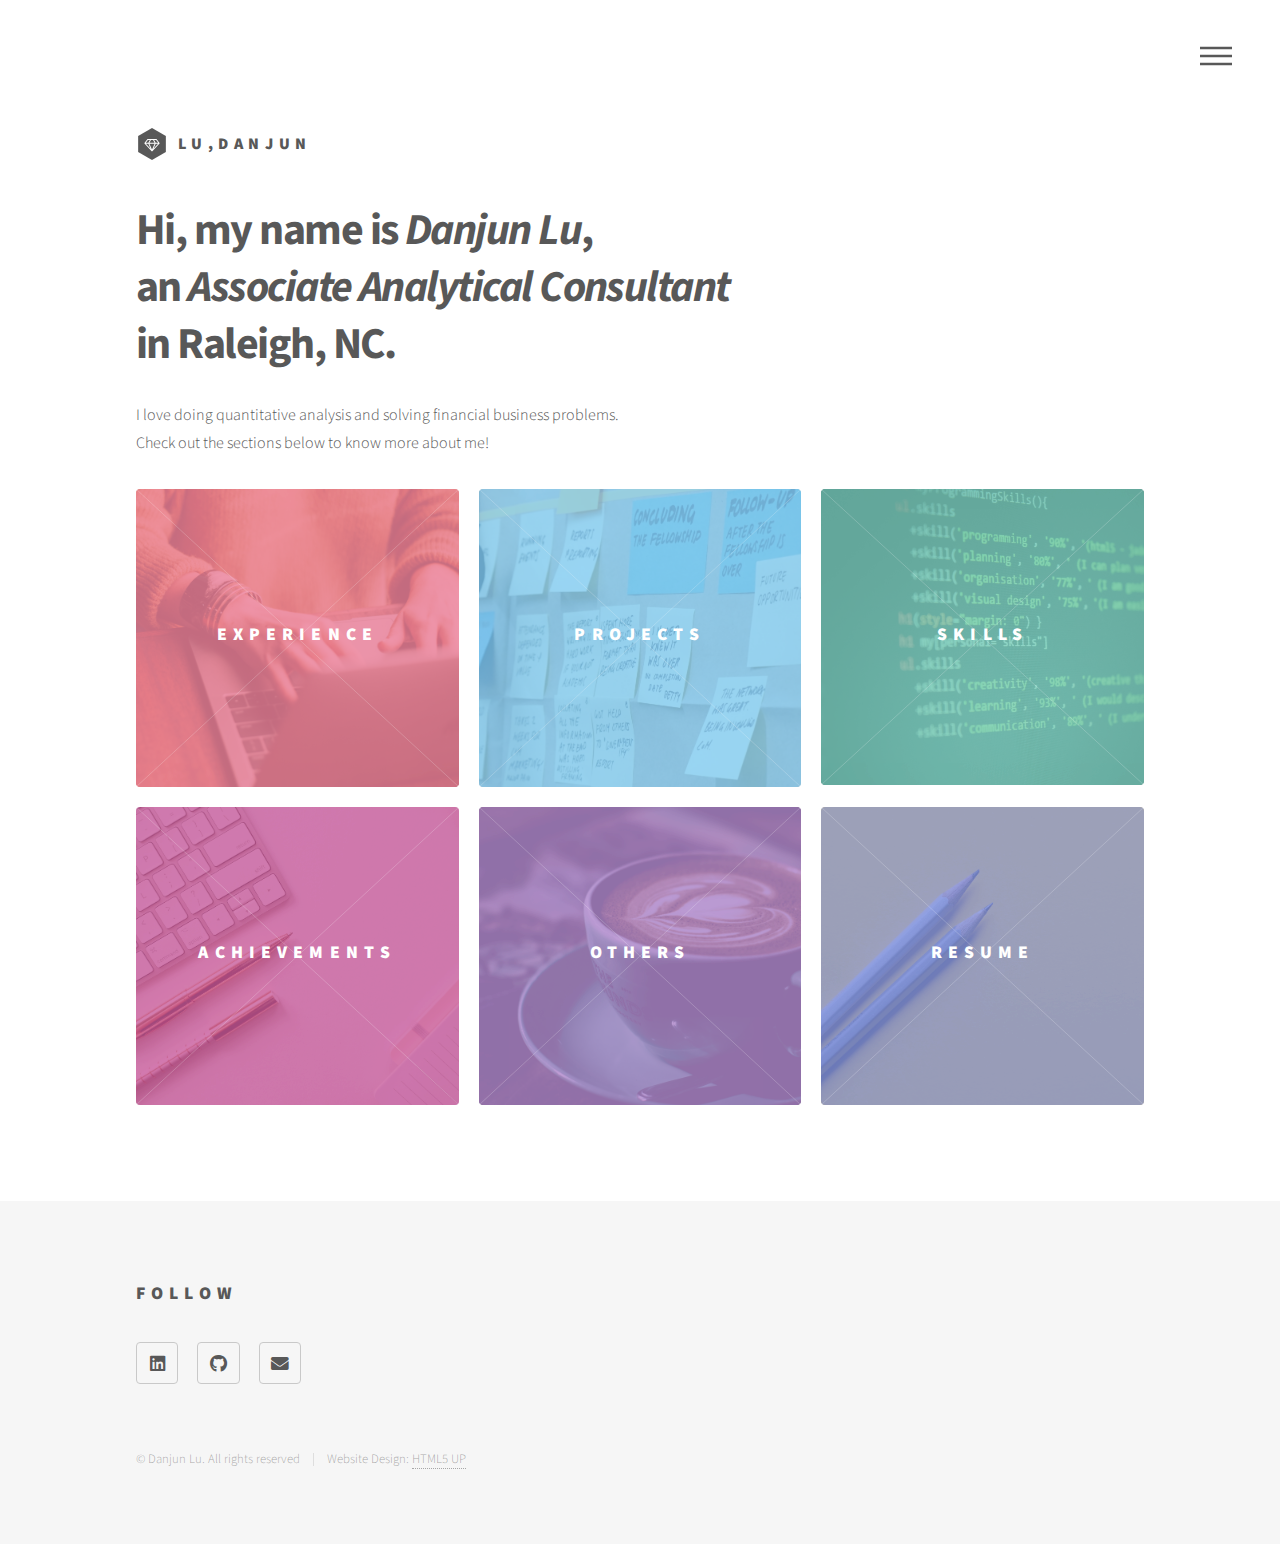
<file: index.html>
<!DOCTYPE HTML>
<!--
	Phantom by HTML5 UP
	html5up.net | @ajlkn
	Free for personal and commercial use under the CCA 3.0 license (html5up.net/license)
-->
<html>
	<head>
		<title>Dj's site</title>
		<meta charset="utf-8" />
		<meta name="viewport" content="width=device-width, initial-scale=1, user-scalable=no" />
		<link rel="stylesheet" href="assets/css/main.css" />
		<noscript><link rel="stylesheet" href="assets/css/noscript.css" /></noscript>
	</head>
	<body class="is-preload">
		<!-- Wrapper -->
			<div id="wrapper">

				<!-- Header -->
					<header id="header">
						<div class="inner">

							<!-- Logo -->
								<a href="index.html" class="logo">
									<span class="symbol"><img src="images/logo.svg" alt="" /></span><span class="title">Lu,Danjun</span>
								</a>

							<!-- Nav -->
								<nav>
									<ul>
										<li><a href="#menu">Menu</a></li>
									</ul>
								</nav>

						</div>
					</header>

				<!-- Menu -->
					<nav id="menu">
						<h2>Menu</h2>
						<ul>
							<li><a href="index.html">Home</a></li>
							<li><a href="AboutMe.html">Experience</a></li>
							<li><a href="projects.html">Projects</a></li>
							<li><a href="skill.html">Skills</a></li>
							<li><a href="achievements.html">Achievements</a></li>
							<li><a href="design.html">Others</a></li>
							<li><a href="resume.html">Resume</a></li>
						</ul>
					</nav>

				<!-- Main -->
					<div id="main">
						<div class="inner">
							<header>
								<h1>Hi, my name is <em>Danjun Lu</em>, <br /> an <em>Associate Analytical Consultant</em> <br /> in Raleigh, NC. </h1>
								<p>I love doing quantitative analysis and solving financial business problems.<br />Check out the sections below to know more about me!
								</p>
							</header>
							<section class="tiles">
								<article class="style1">
									<span class="image">
										<img src="images/pic01.jpg" alt="" />
									</span>
									<a href="AboutMe.html">
										<h2>Experience</h2>
										<div class="content">
											<p>The type of work I do.</p>
										</div>
									</a>
								</article>
								<article class="style2">
									<span class="image">
										<img src="images/pic02.jpg" alt="" />
									</span>
									<a href="projects.html">
										<h2>Projects</h2>
										<div class="content">
											<p>Research and academic Projects.</p>
										</div>
									</a>
								</article>
								<article class="style3">
									<span class="image">
										<img src="images/pic03.jpg" alt="" />
									</span>
									<a href="skill.html">
										<h2>Skills</h2>
										<div class="content">
											<p>Experienced skills.</p>
										</div>
									</a>
								</article>
								<article class="style4">
									<span class="image">
										<img src="images/pic04.jpg" alt="" />
									</span>
									<a href="achievements.html">
										<h2>Achievements</h2>
										<div class="content">
											<p>Honors & Awards.</p>
										</div>
									</a>
								</article>
								<article class="style5">
									<span class="image">
										<img src="images/pic05.jpg" alt="" />
									</span>
									<a href="design.html">
										<h2>Others</h2>
										<div class="content">
											<p>Extracurricular Activities.</p>
										</div>
									</a>
								</article>
								<article class="style6">
									<span class="image">
										<img src="images/pic06.jpg" alt="" />
									</span>
									<a href="DanjunLu_Resume.pdf">
										<h2>Resume</h2>
										<div class="content">
											<p>Get my resume here.</p>
										</div>
									</a>
								</article>
							</section>
						</div>
					</div>

				<!-- Footer -->
					<footer id="footer">
						<div class="inner">
							<section>
								<h2>Follow</h2>
								<ul class="icons">
									<li><a href="https://www.linkedin.com/in/danjunlu/" class="icon brands style2 fa-linkedin"><span class="label">Linkedin</span></a></li>
									<li><a href="https://github.com/danjunlu1720" class="icon brands style2 fa-github"><span class="label">GitHub</span></a></li>
									<li><a href="mailto:danjunlu1720@gmail.com" class="icon solid style2 fa-envelope"><span class="label">Email</span></a></li>
									
								</ul>
							</section>
							<ul class="copyright">
								<li>&copy; Danjun Lu. All rights reserved</li><li>Website Design: <a href="http://html5up.net">HTML5 UP</a></li>
							</ul>
						</div>
					</footer>

			</div>

		<!-- Scripts -->
			<script src="assets/js/jquery.min.js"></script>
			<script src="assets/js/browser.min.js"></script>
			<script src="assets/js/breakpoints.min.js"></script>
			<script src="assets/js/util.js"></script>
			<script src="assets/js/main.js"></script>

	</body>
</html>
</file>
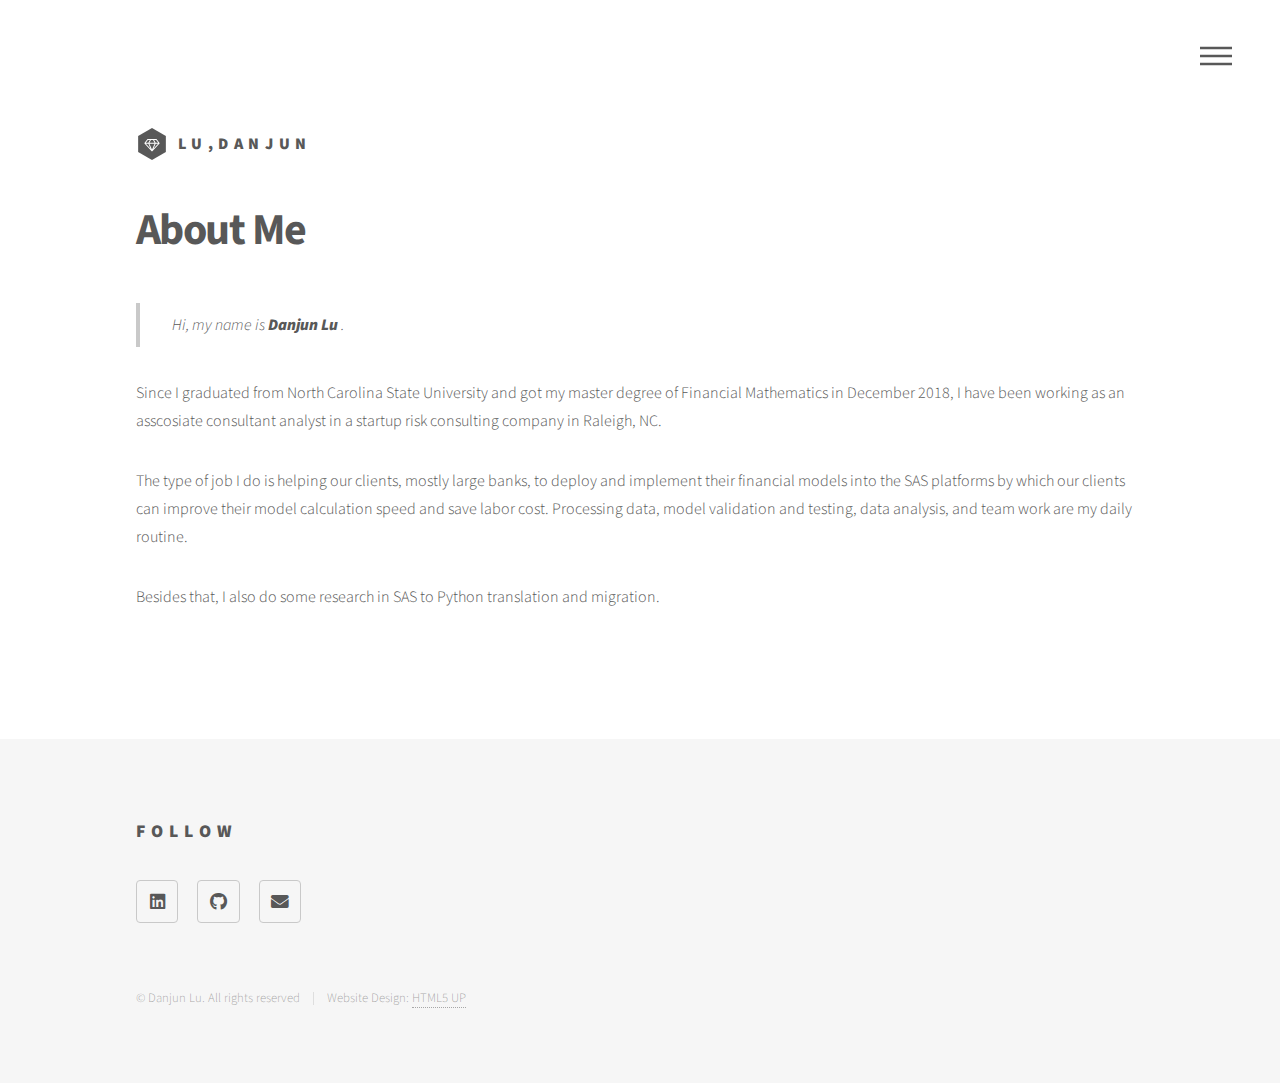
<file: AboutMe.html>
<!DOCTYPE HTML>
<!--
	Phantom by HTML5 UP
	html5up.net | @ajlkn
	Free for personal and commercial use under the CCA 3.0 license (html5up.net/license)
-->
<html>
	<head>
		<title>Experience</title>
		<meta charset="utf-8" />
		<meta name="viewport" content="width=device-width, initial-scale=1, user-scalable=no" />
		<link rel="stylesheet" href="assets/css/main.css" />
		<noscript><link rel="stylesheet" href="assets/css/noscript.css" /></noscript>
	</head>
	<body class="is-preload">
		<!-- Wrapper -->
			<div id="wrapper">

				<!-- Header -->
					<header id="header">
						<div class="inner">

							<!-- Logo -->
								<a href="index.html" class="logo">
									<span class="symbol"><img src="images/logo.svg" alt="" /></span><span class="title">LU,DANJUN</span>
								</a>

							<!-- Nav -->
								<nav>
									<ul>
										<li><a href="#menu">Menu</a></li>
									</ul>
								</nav>

						</div>
					</header>

				<!-- Menu -->
					<nav id="menu">
						<h2>Menu</h2>
						<ul>
							<li><a href="index.html">Home</a></li>
							<li><a href="projects.html">Projects</a></li>
							<li><a href="skill.html">Skills</a></li>
							<li><a href="achievements.html">Achievements</a></li>
							<li><a href="design.html">Others</a></li>
							<li><a href="DanjunLu_Resume.pdf">Resume</a></li>
						</ul>
					</nav>

				<!-- Main -->
					<div id="main">
						<div class="inner">
							<h1>About Me</h1>
							<blockquote>Hi, my name is <strong>Danjun Lu </strong>.</blockquote>
							<p>Since I graduated from North Carolina State University and got my master degree of Financial Mathematics in December 2018, I have been working as an asscosiate consultant analyst in a startup risk consulting company in Raleigh, NC.</p>
							<p>The type of job I do is helping our clients, mostly large banks, to deploy and implement their financial models into the SAS platforms by which our clients can improve their model calculation speed and save labor cost. Processing data, model validation and testing, data analysis, and team work are my daily routine.</p>
							<p>Besides that, I also do some research in SAS to Python translation and migration.</p>
						</div>
					</div>

				<!-- Footer -->
					<footer id="footer">
						<div class="inner">
							<section>
								<h2>Follow</h2>
								<ul class="icons">
									<li><a href="https://www.linkedin.com/in/danjunlu/" class="icon brands style2 fa-linkedin"><span class="label">Linkedin</span></a></li>
									<li><a href="https://github.com/danjunlu1720" class="icon brands style2 fa-github"><span class="label">GitHub</span></a></li>
									<li><a href="mailto:danjunlu1720@gmail.com" class="icon solid style2 fa-envelope"><span class="label">Email</span></a></li>
									
								</ul>
							</section>
							<ul class="copyright">
								<li>&copy; Danjun Lu. All rights reserved</li><li>Website Design: <a href="http://html5up.net">HTML5 UP</a></li>
							</ul>
						</div>
					</footer>

			</div>

		<!-- Scripts -->
			<script src="assets/js/jquery.min.js"></script>
			<script src="assets/js/browser.min.js"></script>
			<script src="assets/js/breakpoints.min.js"></script>
			<script src="assets/js/util.js"></script>
			<script src="assets/js/main.js"></script>

	</body>
</html>
</file>
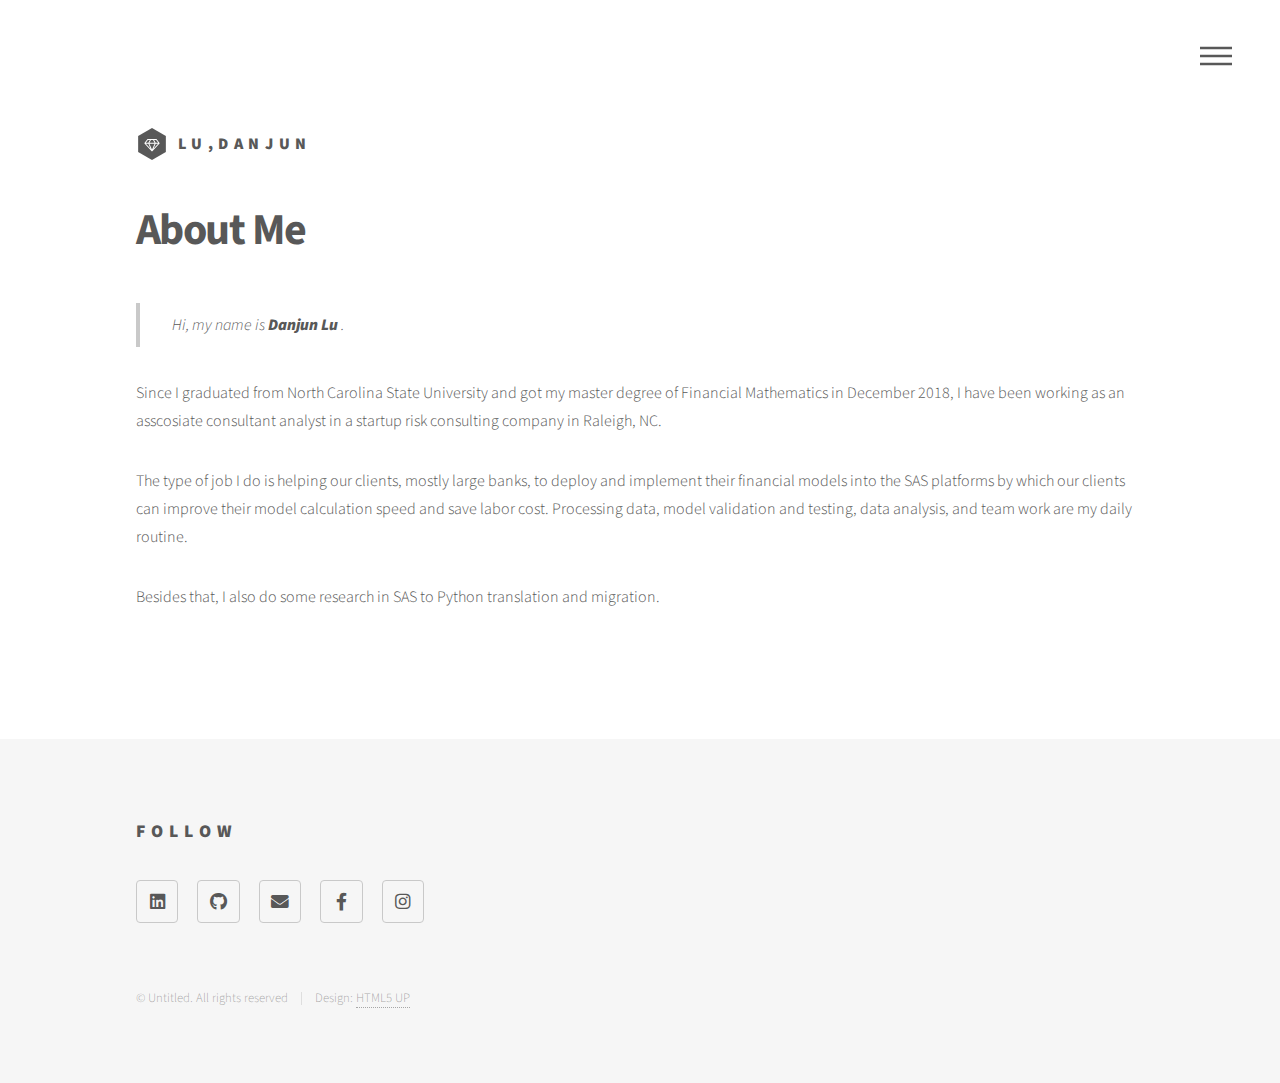
<file: AboutMe的副本.html>
<!DOCTYPE HTML>
<!--
	Phantom by HTML5 UP
	html5up.net | @ajlkn
	Free for personal and commercial use under the CCA 3.0 license (html5up.net/license)
-->
<html>
	<head>
		<title>Experience</title>
		<meta charset="utf-8" />
		<meta name="viewport" content="width=device-width, initial-scale=1, user-scalable=no" />
		<link rel="stylesheet" href="assets/css/main.css" />
		<noscript><link rel="stylesheet" href="assets/css/noscript.css" /></noscript>
	</head>
	<body class="is-preload">
		<!-- Wrapper -->
			<div id="wrapper">

				<!-- Header -->
					<header id="header">
						<div class="inner">

							<!-- Logo -->
								<a href="index.html" class="logo">
									<span class="symbol"><img src="images/logo.svg" alt="" /></span><span class="title">LU,DANJUN</span>
								</a>

							<!-- Nav -->
								<nav>
									<ul>
										<li><a href="#menu">Menu</a></li>
									</ul>
								</nav>

						</div>
					</header>

				<!-- Menu -->
					<nav id="menu">
						<h2>Menu</h2>
						<ul>
							<li><a href="index.html">Home</a></li>
							<li><a href="generic.html">Ipsum veroeros</a></li>
							<li><a href="generic.html">Tempus etiam</a></li>
							<li><a href="generic.html">Consequat dolor</a></li>
							<li><a href="elements.html">Elements</a></li>
						</ul>
					</nav>

				<!-- Main -->
					<div id="main">
						<div class="inner">
							<h1>About Me</h1>
							<blockquote>Hi, my name is <strong>Danjun Lu </strong>.</blockquote>
							<p>Since I graduated from North Carolina State University and got my master degree of Financial Mathematics in December 2018, I have been working as an asscosiate consultant analyst in a startup risk consulting company in Raleigh, NC.</p>
							<p>The type of job I do is helping our clients, mostly large banks, to deploy and implement their financial models into the SAS platforms by which our clients can improve their model calculation speed and save labor cost. Processing data, model validation and testing, data analysis, and team work are my daily routine.</p>
							<p>Besides that, I also do some research in SAS to Python translation and migration.</p>
						</div>
					</div>

				<!-- Footer -->
					<footer id="footer">
						<div class="inner">
							<section>
								<h2>Follow</h2>
								<ul class="icons">
									<li><a href="#" class="icon brands style2 fa-linkedin"><span class="label">Linkedin</span></a></li>
									<li><a href="//github.com/danjunlu1720" class="icon brands style2 fa-github"><span class="label">GitHub</span></a></li>
									<li><a href="mailto:danjunlu1720@gmail.com" class="icon solid style2 fa-envelope"><span class="label">Email</span></a></li>
									<li><a href="#" class="icon brands style2 fa-facebook-f"><span class="label">Facebook</span></a></li>
									<li><a href="#" class="icon brands style2 fa-instagram"><span class="label">Instagram</span></a></li>
								</ul>
							</section>
							<ul class="copyright">
								<li>&copy; Untitled. All rights reserved</li><li>Design: <a href="http://html5up.net">HTML5 UP</a></li>
							</ul>
						</div>
					</footer>

			</div>

		<!-- Scripts -->
			<script src="assets/js/jquery.min.js"></script>
			<script src="assets/js/browser.min.js"></script>
			<script src="assets/js/breakpoints.min.js"></script>
			<script src="assets/js/util.js"></script>
			<script src="assets/js/main.js"></script>

	</body>
</html>
</file>
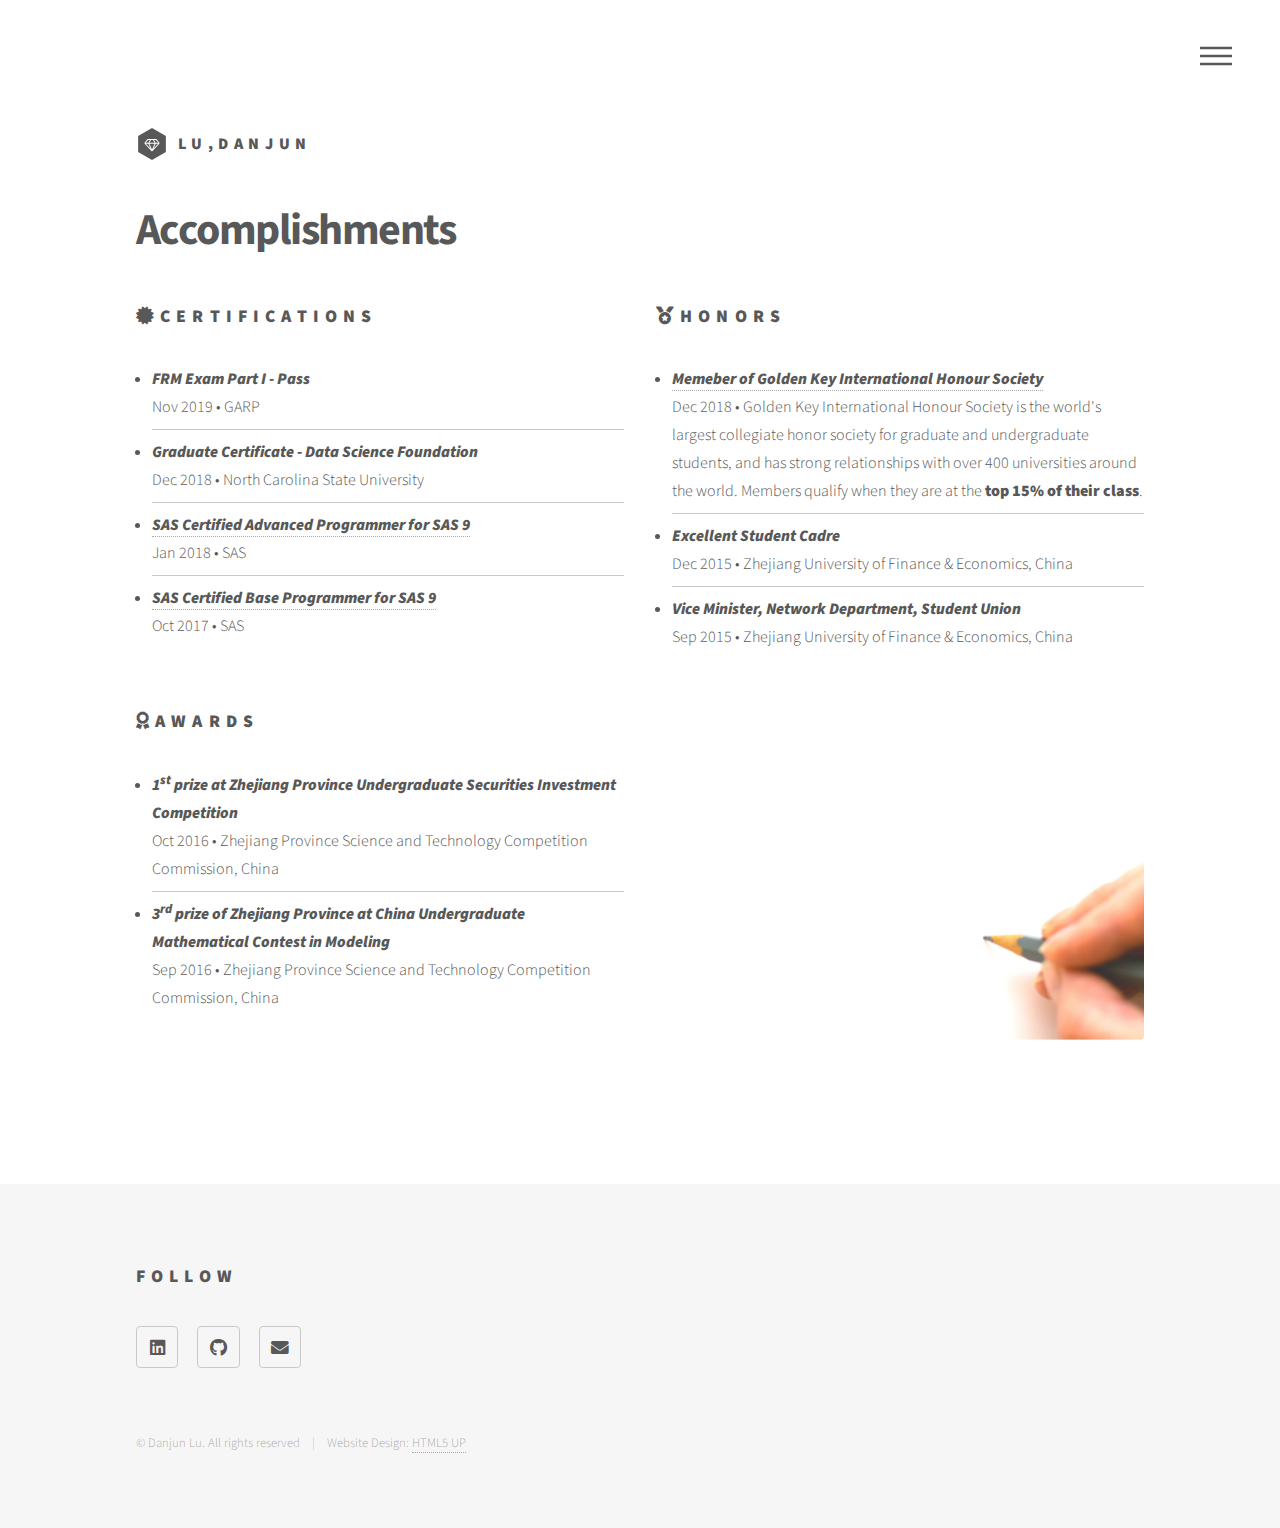
<file: achievements.html>
<!DOCTYPE HTML>
<!--
	Phantom by HTML5 UP
	html5up.net | @ajlkn
	Free for personal and commercial use under the CCA 3.0 license (html5up.net/license)
-->
<html>
	<head>
		<title>Accomplishments</title>
		<meta charset="utf-8" />
		<meta name="viewport" content="width=device-width, initial-scale=1, user-scalable=no" />
		<link rel="stylesheet" href="assets/css/main.css" />
		<noscript><link rel="stylesheet" href="assets/css/noscript.css" /></noscript>
	</head>
	<body class="is-preload">
		<!-- Wrapper -->
			<div id="wrapper">

				<!-- Header -->
					<header id="header">
						<div class="inner">

							<!-- Logo -->
								<a href="index.html" class="logo">
									<span class="symbol"><img src="images/logo.svg" alt="" /></span><span class="title">LU,DANJUN</span>
								</a>

							<!-- Nav -->
								<nav>
									<ul>
										<li><a href="#menu">Menu</a></li>
									</ul>
								</nav>

						</div>
					</header>

				<!-- Menu -->
					<nav id="menu">
						<h2>Menu</h2>
						<ul>
							<li><a href="index.html">Home</a></li>
							<li><a href="AboutMe.html">Experience</a></li>
							<li><a href="projects.html">Projects</a></li>
							<li><a href="skill.html">Skills</a></li>
							<li><a href="design.html">Others</a></li>
							<li><a href="DanjunLu_Resume.pdf">Resume</a></li>
						</ul>
					</nav>
				<!-- Main -->
					<div id="main">
						<div class="inner">
							<h1>Accomplishments</h1>
							<!-- Posts List -->
							<section>
								<div class="row">
									<div class="col-6 col-12-medium">
										<h2><span class="icon solid fa-certificate"></span>Certifications</h2>
											<ul class="alt">
												<ul>
													<li><em><b>FRM Exam Part I - Pass</b></em><br />Nov 2019  &bull; GARP</li>
													<li><em><b>Graduate Certificate - Data Science Foundation</b></em><br />Dec 2018  &bull; North Carolina State University</li>
													<li><a href="https://www.youracclaim.com/badges/e9cb41bf-4504-46db-9479-e9e8aba59ebb/linked_in_profile"><em><b>SAS Certified Advanced Programmer for SAS 9</em></b></a><br />Jan 2018  &bull; SAS</li>
													<li><a href="https://www.youracclaim.com/badges/5eef66da-a48b-40f6-92a2-0e1053308d24/linked_in_profile"><em><b>SAS Certified Base Programmer for SAS 9</b></em></a><br />Oct 2017  &bull; SAS</li>

												</ul>
											</ul>
										<br />
										<h2><span class="icon solid fa-award">Awards</h2>
										<ul class="alt">
											<ul>
												<li><em><b>1<sup>st</sup> prize at Zhejiang Province Undergraduate Securities Investment Competition</em></b><br />Oct 2016  &bull; Zhejiang Province Science and Technology Competition Commission, China</li>
												<li><em><b>3<sup>rd</sup> prize of Zhejiang Province at China Undergraduate Mathematical Contest in Modeling</em></b><br />Sep 2016  &bull; Zhejiang Province Science and Technology Competition Commission, China</li>
											</ul>
										</ul>
									</div>
									<div class="col-6 col-12-medium">
										<h2><span class="icon solid fa-medal">Honors</h2>
										<ul class="alt">
											<ul>
												<li><em><b><a href="GoldenKey.pdf">Memeber of Golden Key International Honour Society</a></em></b><br />Dec 2018  &bull; Golden Key International Honour Society is the world's largest collegiate honor society for graduate and undergraduate students, and has strong relationships with over 400 universities around the world. Members qualify when they are at the <strong>top 15% of their class</strong>.</li>
												<li><em><b>Excellent Student Cadre</em></b><br />Dec 2015  &bull; Zhejiang University of Finance & Economics, China</li>
												<li><em><b>Vice Minister, Network Department, Student Union</em></b><br />Sep 2015  &bull; Zhejiang University of Finance & Economics, China</li>
											</ul>
										</ul>
										<br /><br />
										<span class="image main"><img src="images/record.png" alt="" /></span>
										
									</div>
									
								</div>
							</section>

						</div>
					</div>

				<!-- Footer -->
					<footer id="footer">
						<div class="inner">
							<section>
								<h2>Follow</h2>
								<ul class="icons">
									<li><a href="https://www.linkedin.com/in/danjunlu/" class="icon brands style2 fa-linkedin"><span class="label">Linkedin</span></a></li>
									<li><a href="https://github.com/danjunlu1720" class="icon brands style2 fa-github"><span class="label">GitHub</span></a></li>
									<li><a href="mailto:danjunlu1720@gmail.com" class="icon solid style2 fa-envelope"><span class="label">Email</span></a></li>
									
								</ul>
							</section>
							<ul class="copyright">
								<li>&copy; Danjun Lu. All rights reserved</li><li>Website Design: <a href="http://html5up.net">HTML5 UP</a></li>
							</ul>
						</div>
					</footer>

			</div>

		<!-- Scripts -->
			<script src="assets/js/jquery.min.js"></script>
			<script src="assets/js/browser.min.js"></script>
			<script src="assets/js/breakpoints.min.js"></script>
			<script src="assets/js/util.js"></script>
			<script src="assets/js/main.js"></script>

	</body>
</html>
</file>
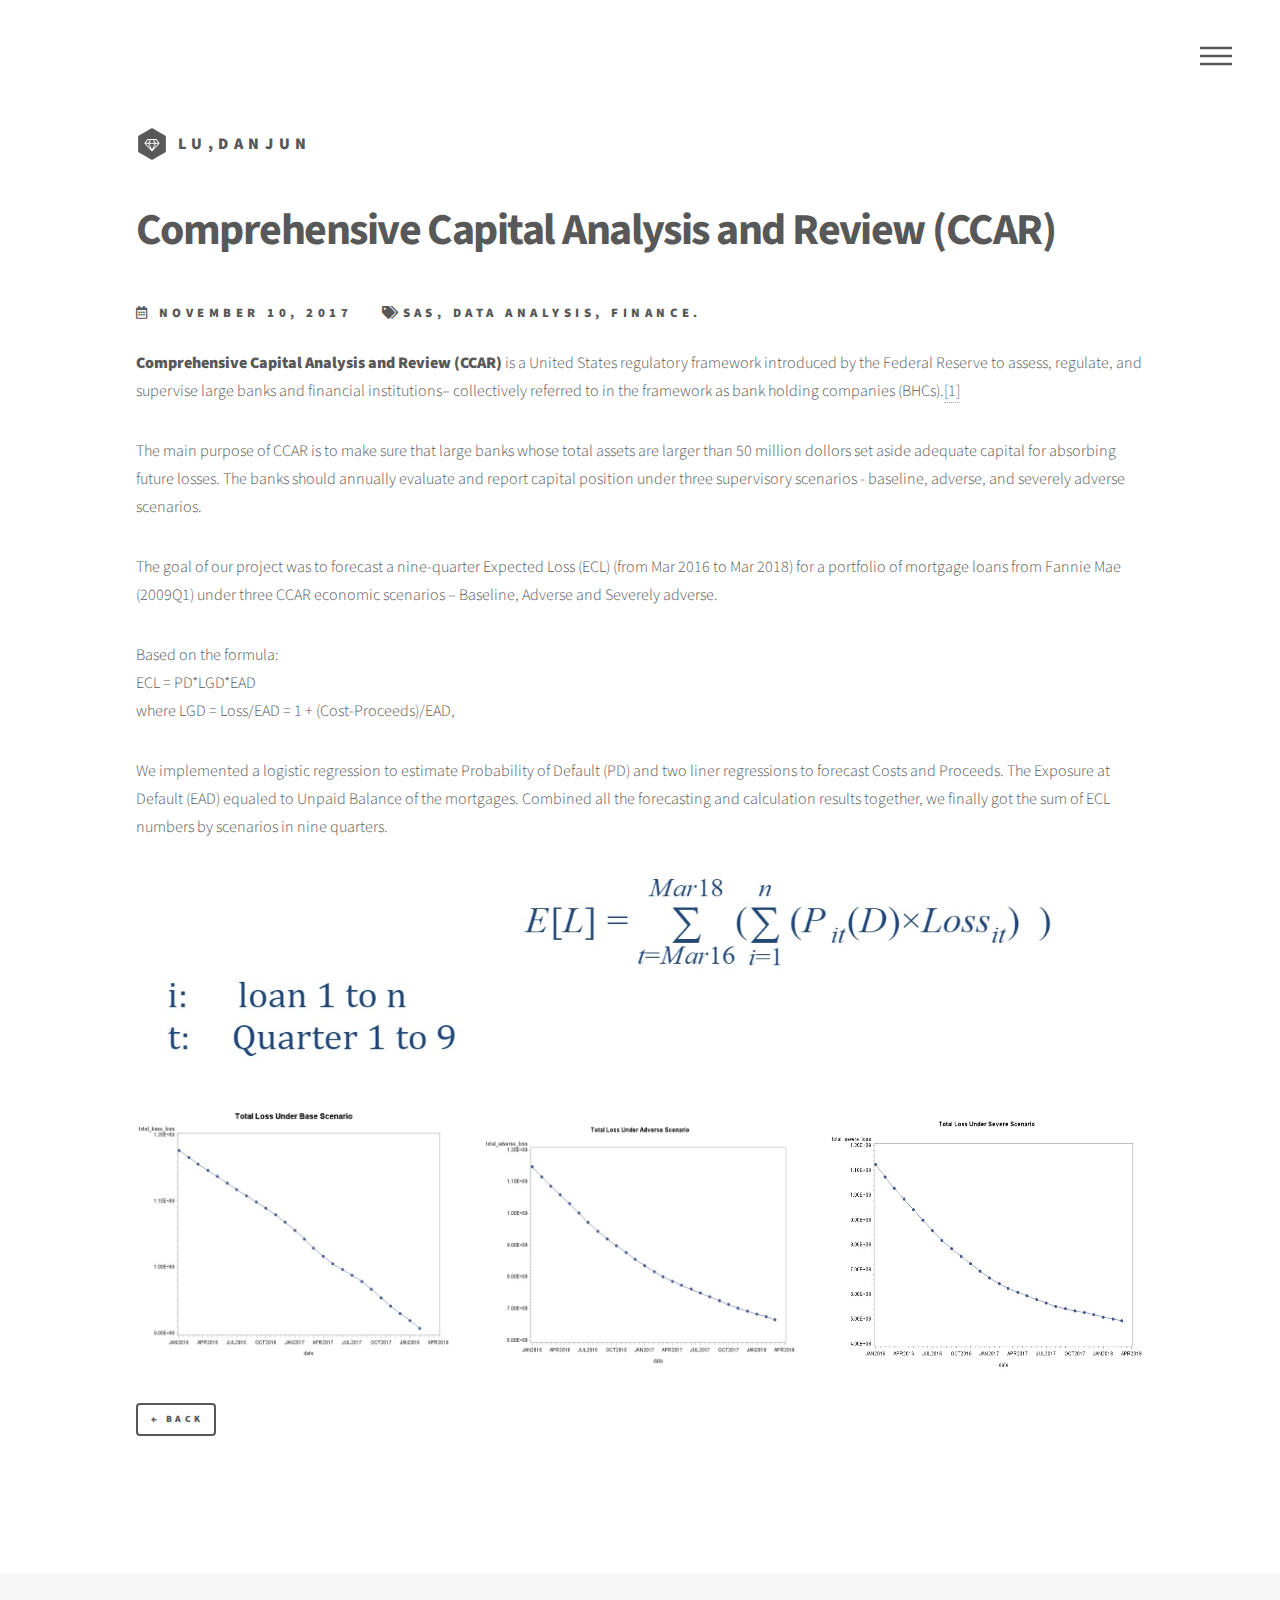
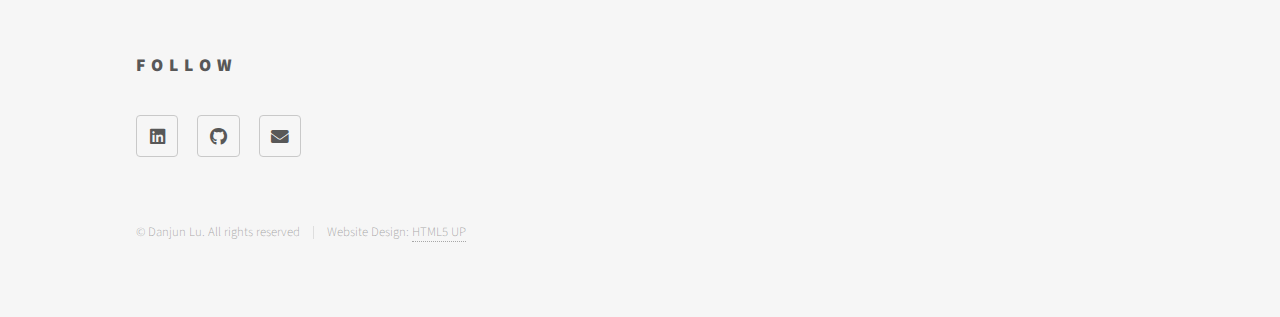
<file: ccar.html>
<!DOCTYPE HTML>
<!--
	Phantom by HTML5 UP
	html5up.net | @ajlkn
	Free for personal and commercial use under the CCA 3.0 license (html5up.net/license)
-->
<html>
	<head>
		<title>CCAR</title>
		<meta charset="utf-8" />
		<meta name="viewport" content="width=device-width, initial-scale=1, user-scalable=no" />
		<link rel="stylesheet" href="assets/css/main.css" />
		<noscript><link rel="stylesheet" href="assets/css/noscript.css" /></noscript>
	</head>
	<body class="is-preload">
		<!-- Wrapper -->
			<div id="wrapper">

				<!-- Header -->
					<header id="header">
						<div class="inner">

							<!-- Logo -->
								<a href="index.html" class="logo">
									<span class="symbol"><img src="images/logo.svg" alt="" /></span><span class="title">LU,DANJUN</span>
								</a>

							<!-- Nav -->
								<nav>
									<ul>
										<li><a href="#menu">Menu</a></li>
									</ul>
								</nav>

						</div>
					</header>

				<!-- Menu -->
					<nav id="menu">
						<h2>Menu</h2>
						<ul>
							<li><a href="index.html">Home</a></li>
							<li><a href="AboutMe.html">Experience</a></li>
							<li><a href="projects.html">Projects</a></li>
							<li><a href="skill.html">Skills</a></li>
							<li><a href="achievements.html">Achievements</a></li>
							<li><a href="design.html">Others</a></li>
							<li><a href="DanjunLu_Resume.pdf">Resume</a></li>
						</ul>
					</nav>

				<!-- Main -->
					<div id="main">
						<div class="inner">
							<h1>Comprehensive Capital Analysis and Review (CCAR)</h1>
							<h4><span class="icon regular fa-calendar-alt"></span>&nbsp;November 10, 2017&nbsp;&nbsp;&nbsp;&nbsp;<span class="icon solid fa-tags">SAS, DATA ANALYSIS, FINANCE.</span></h4>
							
							<p><strong>Comprehensive Capital Analysis and Review (CCAR)</strong> is a United States regulatory framework introduced by the Federal Reserve to assess, regulate, and supervise large banks and financial institutions– collectively referred to in the framework as bank holding companies (BHCs).<a href="https://en.wikipedia.org/wiki/Comprehensive_Capital_Analysis_and_Review">[1]</a></p>
							<p>The main purpose of CCAR is to make sure that large banks whose total assets are larger than 50 million dollors set aside adequate capital for absorbing future losses. The banks should annually evaluate and report capital position under three supervisory scenarios - baseline, adverse, and severely adverse scenarios. </p>
							<p>The goal of our project was to forecast a nine-quarter Expected Loss (ECL) (from Mar 2016 to Mar 2018) for a portfolio of mortgage loans from Fannie Mae (2009Q1) under three CCAR economic scenarios – Baseline, Adverse and Severely adverse.</p>
							<p>Based on the formula:<br />
								ECL = PD*LGD*EAD <br />
								where LGD = Loss/EAD = 1 + (Cost-Proceeds)/EAD,</p>
							<p>We implemented a logistic regression to estimate Probability of Default (PD) and two liner regressions to forecast Costs and Proceeds. The Exposure at Default (EAD) equaled to Unpaid Balance of the mortgages. Combined all the forecasting and calculation results together, we finally got the sum of ECL numbers by scenarios in nine quarters.</p>
							<span class="image fit"><img src="pj_images/ccar1.png" alt="" /></span>
							<div class="row">
								<div class="col-4">
									<span class="image fit"><img src="pj_images/ccar2.png" alt="" /></span>
								</div>
								<div class="col-4">
									<span class="image fit"><img src="pj_images/ccar3.png" alt="" /></span>
								</div>
								<div class="col-4">
									<span class="image fit"><img src="pj_images/ccar4.png" alt="" /></span>
								</div>	
							</div>	
							<ul class="actions small">
								<li><a href="projects.html" class="button small">&larr; Back</a></li>
							</ul>
						</div>
					</div>

				<!-- Footer -->
					<footer id="footer">
						<div class="inner">
							<section>
								<h2>Follow</h2>
								<ul class="icons">
									<li><a href="https://www.linkedin.com/in/danjunlu/" class="icon brands style2 fa-linkedin"><span class="label">Linkedin</span></a></li>
									<li><a href="https://github.com/danjunlu1720" class="icon brands style2 fa-github"><span class="label">GitHub</span></a></li>
									<li><a href="mailto:danjunlu1720@gmail.com" class="icon solid style2 fa-envelope"><span class="label">Email</span></a></li>
									
								</ul>
							</section>
							<ul class="copyright">
								<li>&copy; Danjun Lu. All rights reserved</li><li>Website Design: <a href="http://html5up.net">HTML5 UP</a></li>
							</ul>
						</div>
					</footer>

			</div>

		<!-- Scripts -->
			<script src="assets/js/jquery.min.js"></script>
			<script src="assets/js/browser.min.js"></script>
			<script src="assets/js/breakpoints.min.js"></script>
			<script src="assets/js/util.js"></script>
			<script src="assets/js/main.js"></script>

	</body>
</html>
</file>
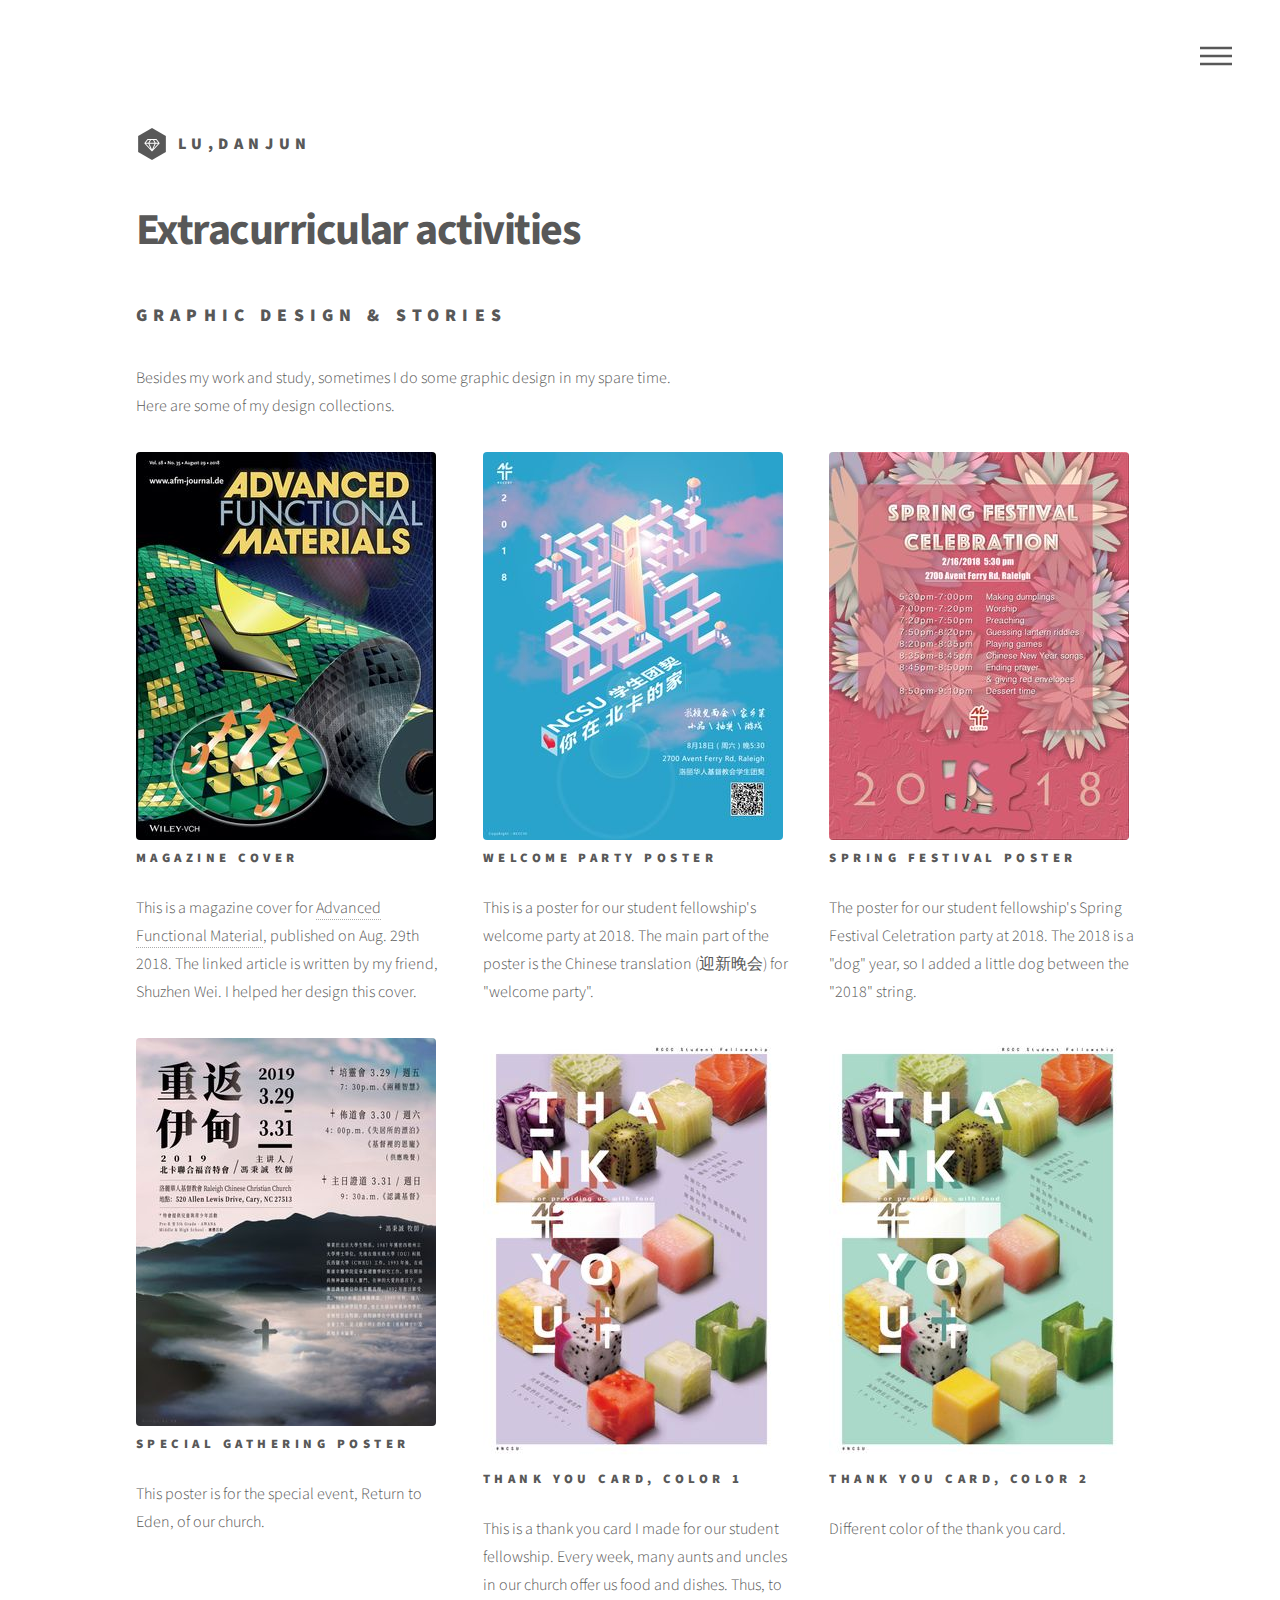
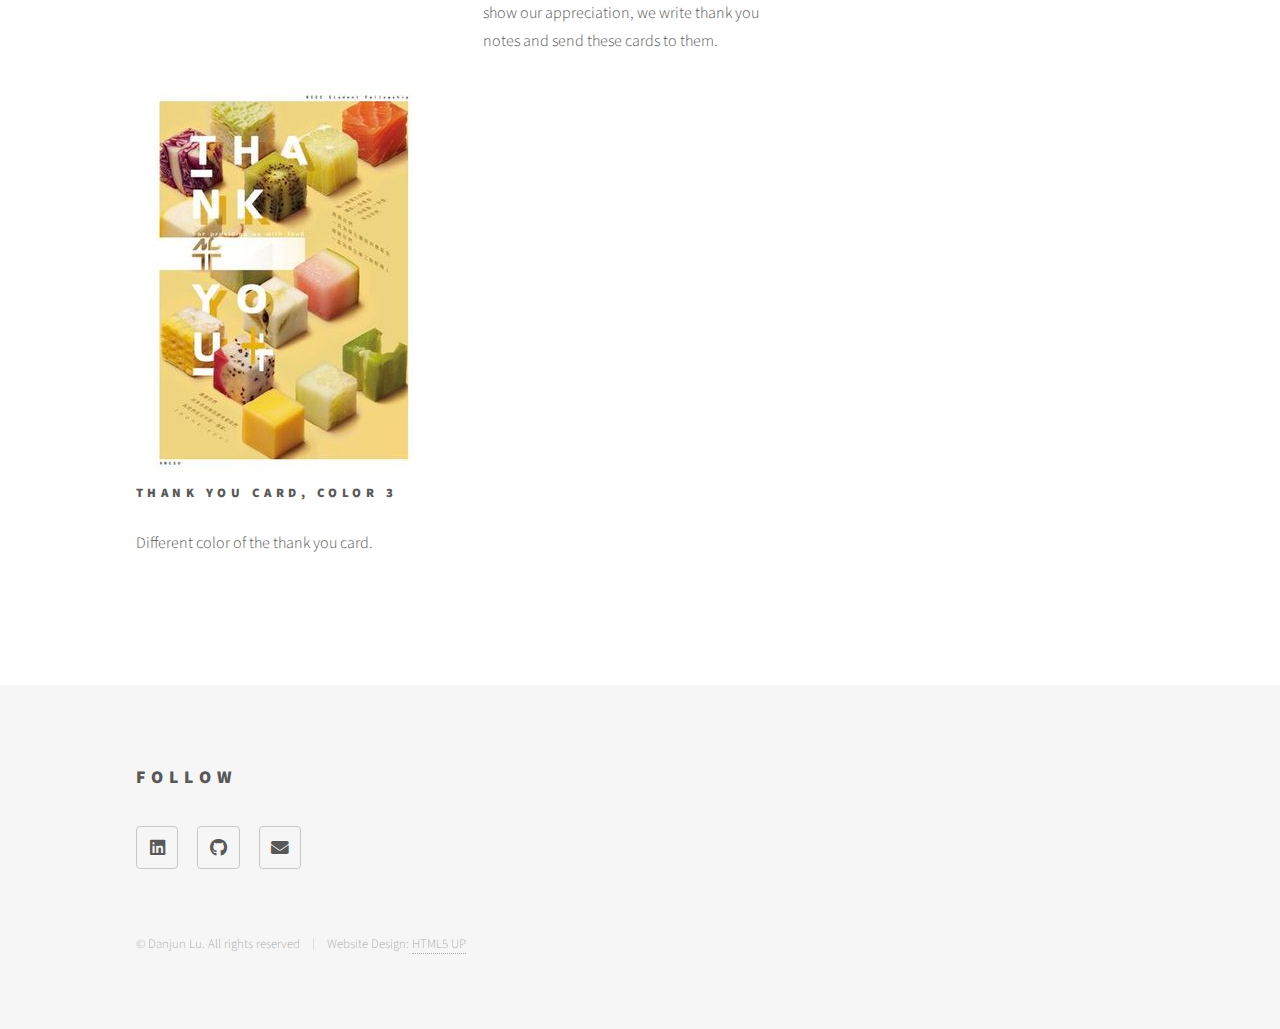
<file: design.html>
<!DOCTYPE HTML>
<!--
	Phantom by HTML5 UP
	html5up.net | @ajlkn
	Free for personal and commercial use under the CCA 3.0 license (html5up.net/license)
-->
<html>
	<head>
		<title>Others</title>
		<meta charset="utf-8" />
		<meta name="viewport" content="width=device-width, initial-scale=1, user-scalable=no" />
		<link rel="stylesheet" href="assets/css/main.css" />
		<noscript><link rel="stylesheet" href="assets/css/noscript.css" /></noscript>
	</head>
	<body class="is-preload">
		<!-- Wrapper -->
			<div id="wrapper">

				<!-- Header -->
					<header id="header">
						<div class="inner">

							<!-- Logo -->
								<a href="index.html" class="logo">
									<span class="symbol"><img src="images/logo.svg" alt="" /></span><span class="title">LU,DANJUN</span>
								</a>

							<!-- Nav -->
								<nav>
									<ul>
										<li><a href="#menu">Menu</a></li>
									</ul>
								</nav>

						</div>
					</header>

				<!-- Menu -->
					<nav id="menu">
						<h2>Menu</h2>
						<ul>
							<li><a href="index.html">Home</a></li>
							<li><a href="AboutMe.html">Experience</a></li>
							<li><a href="projects.html">Projects</a></li>
							<li><a href="skill.html">Skills</a></li>
							<li><a href="achievements.html">Achievements</a></li>
							<li><a href="DanjunLu_Resume.pdf">Resume</a></li>
						</ul>
					</nav>

				<!-- Main -->
					<div id="main">
						<div class="inner">
							<h1>Extracurricular activities</h1>
							<h2>Graphic Design & Stories</h2>
								<p>Besides my work and study, sometimes I do some graphic design in my spare time.<br />Here are some of my design collections.</p>
							<div class="row">
								<div class="col-4 col-6-medium col-12-small">

								<!-- Feature -->
									<section>
										<a href="design/cover1.jpg" class="image featured"><img src="images/cover1.jpg" _width="356" _height="239" alt="" /></a>
										<header>
											<h4>Magazine Cover</h4>
										</header>
										<p>This is a magazine cover 
										for <a href="https://onlinelibrary.wiley.com/doi/abs/10.1002/adfm.201870244">Advanced Functional Material</a>, published on Aug. 29th 2018. The linked article is written by my friend, Shuzhen Wei. I helped her design this cover.</p>
										
									</section>

								</div>

								<div class="col-4 col-6-medium col-12-small">

								<!-- Feature -->
									<section>
										<a href="design/poster1.jpg" class="image featured"><img src="images/poster1.jpg" _width="356" _height="239" alt="" /></a>
										<header>
											<h4>Welcome Party Poster</h4>
										</header>
										<p>This is a poster for our student fellowship's welcome party at 2018. The main part of the poster is the Chinese translation (迎新晚会) for "welcome party". </p>
									</section>

								</div>

								<div class="col-4 col-6-medium col-12-small">

								<!-- Feature -->
									<section>
										<a href="design/poster2.jpg" class="image featured"><img src="images/poster2.jpg" alt="" /></a>
										<header>
											<h4>Spring Festival Poster</h4>
										</header>
										<p>The poster for our student fellowship's Spring Festival Celetration party at 2018. The 2018 is a "dog" year, so I added a little dog between the "2018" string. </p>
									</section>

								</div>
								<div class="col-4 col-6-medium col-12-small">

								<!-- Feature -->
									<section>
										<a href="design/poster3.jpg" class="image featured"><img src="images/poster3.jpg" alt="" /></a>
										<header>
											<h4>Special Gathering Poster</h4>
										</header>
										<p>This poster is for the special event, Return to Eden, of our church.</p>
										
									</section>

								</div>
								<div class="col-4 col-6-medium col-12-small">

								<!-- Feature -->
									<section>
										<a href="design/card1.jpg" class="image featured"><img src="images/card1.jpg" _width="356" _height="239" alt="" /></a>
										<header>
											<h4>Thank you card, color 1</h4>
										</header>
										<p>This is a thank you card I made for our student fellowship. Every week, many aunts and uncles in our church offer us food and dishes. Thus, to show our appreciation, we write thank you notes and send these cards to them.</p>
									</section>

								</div>
								<div class="col-4 col-6-medium col-12-small">

								<!-- Feature -->
									<section>
										<a href="design/card2.jpg" class="image featured"><img src="images/card2.jpg" alt="" /></a>
										<header>
											<h4>Thank you card, color 2</h4>
										</header>
										<p>Different color of the thank you card.</p>
									</section>

								</div>
								<div class="col-4 col-6-medium col-12-small">

								<!-- Feature -->
									<section>
										<a href="design/card3.jpg" class="image featured"><img src="images/card3.jpg" alt="" /></a>
										<header>
											<h4>Thank you card, color 3</h4>
										</header>
										<p>Different color of the thank you card.</p>
									</section>

								</div>
							</div>
							
						</div>
					</div>

				<!-- Footer -->
					<footer id="footer">
						<div class="inner">
							<section>
								<h2>Follow</h2>
								<ul class="icons">
									<li><a href="https://www.linkedin.com/in/danjunlu/" class="icon brands style2 fa-linkedin"><span class="label">Linkedin</span></a></li>
									<li><a href="https://github.com/danjunlu1720" class="icon brands style2 fa-github"><span class="label">GitHub</span></a></li>
									<li><a href="mailto:danjunlu1720@gmail.com" class="icon solid style2 fa-envelope"><span class="label">Email</span></a></li>
									
								</ul>
							</section>
							<ul class="copyright">
								<li>&copy; Danjun Lu. All rights reserved</li><li>Website Design: <a href="http://html5up.net">HTML5 UP</a></li>
							</ul>
						</div>
					</footer>

			</div>

		<!-- Scripts -->
			<script src="assets/js/jquery.min.js"></script>
			<script src="assets/js/browser.min.js"></script>
			<script src="assets/js/breakpoints.min.js"></script>
			<script src="assets/js/util.js"></script>
			<script src="assets/js/main.js"></script>

	</body>
</html>
</file>
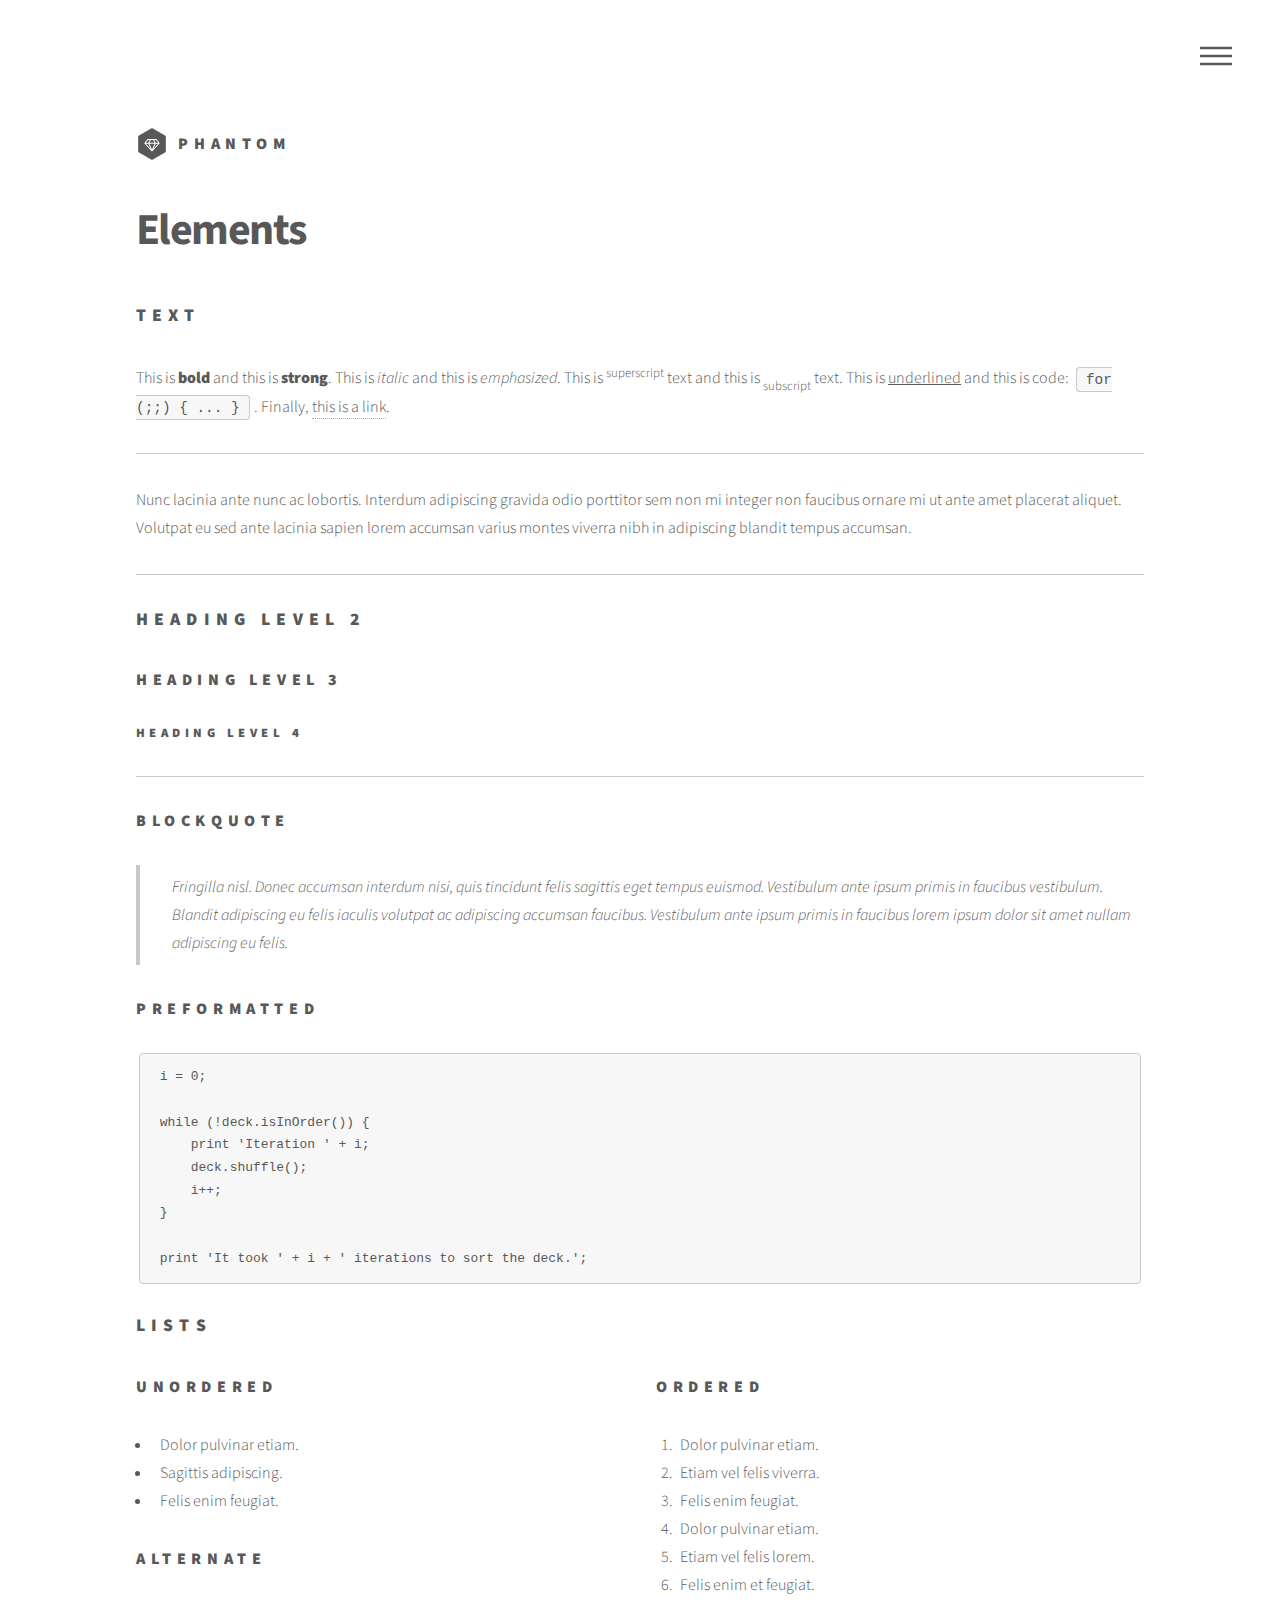
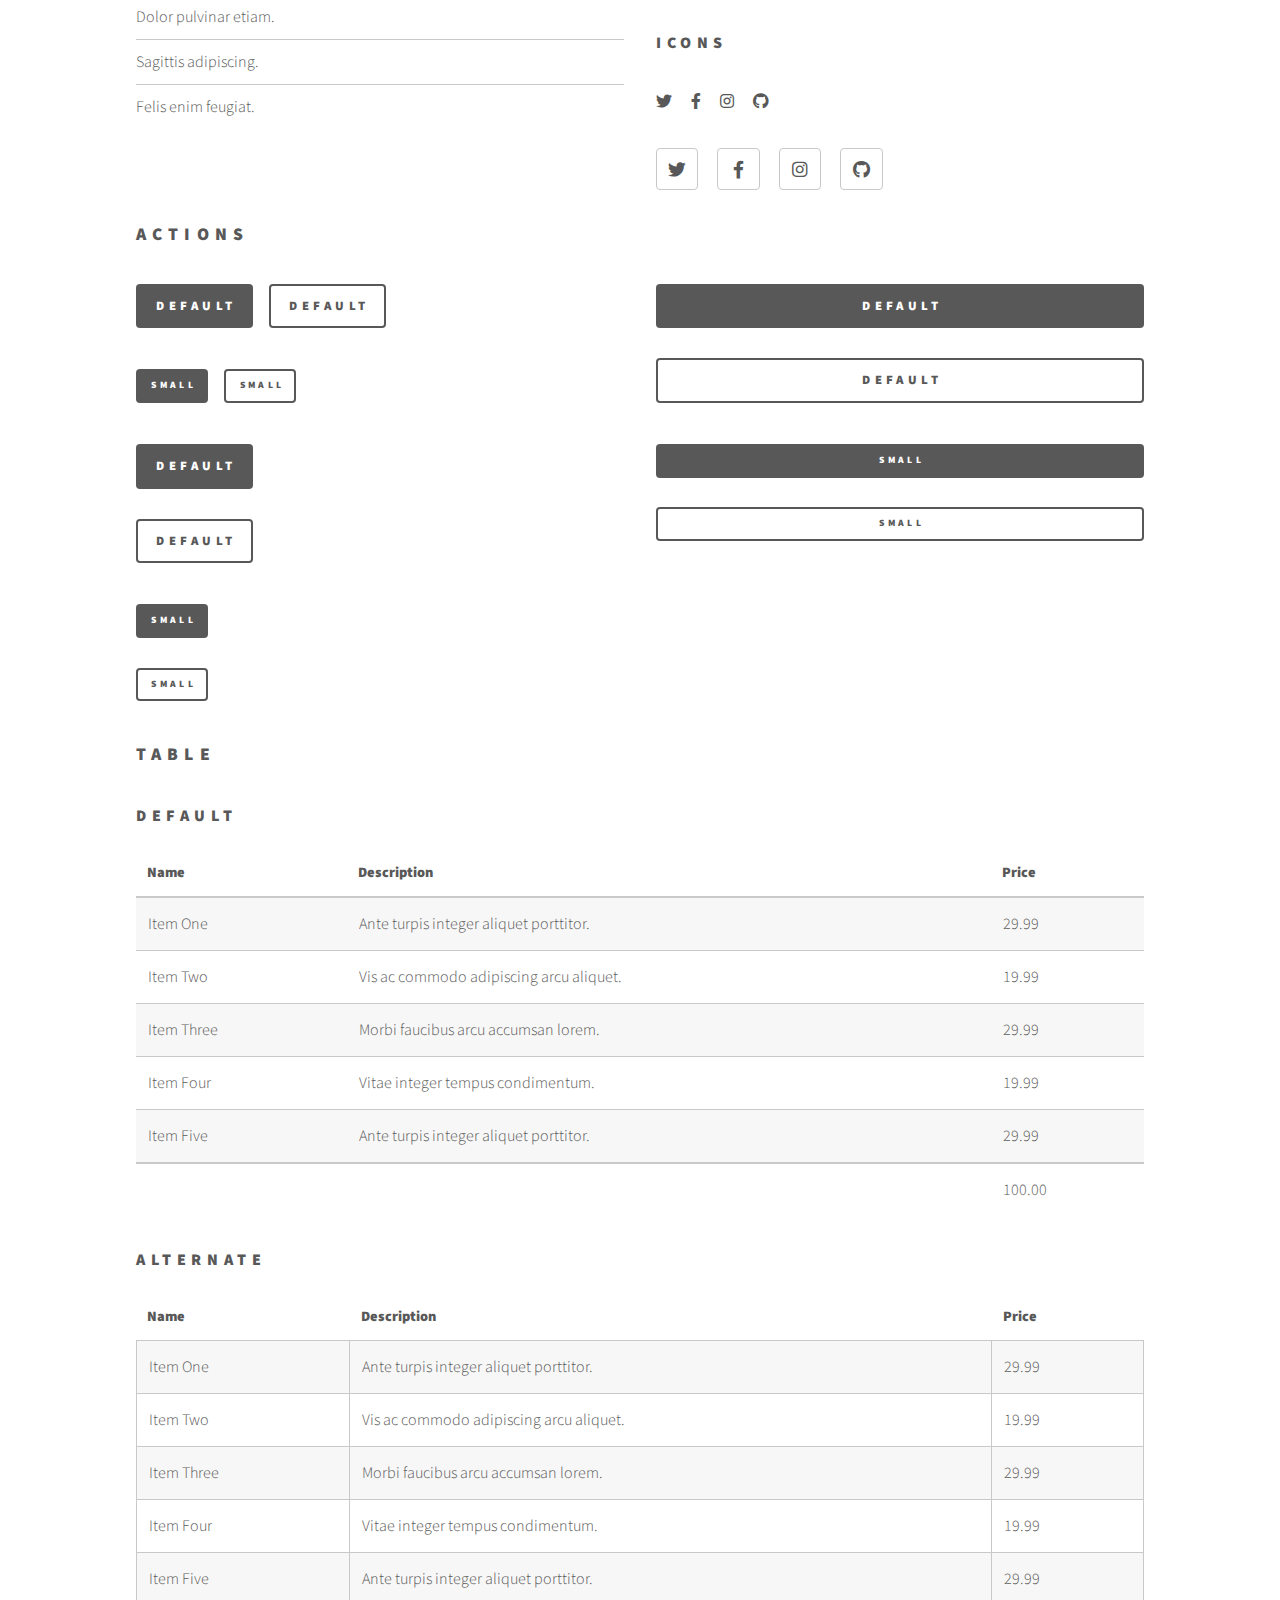
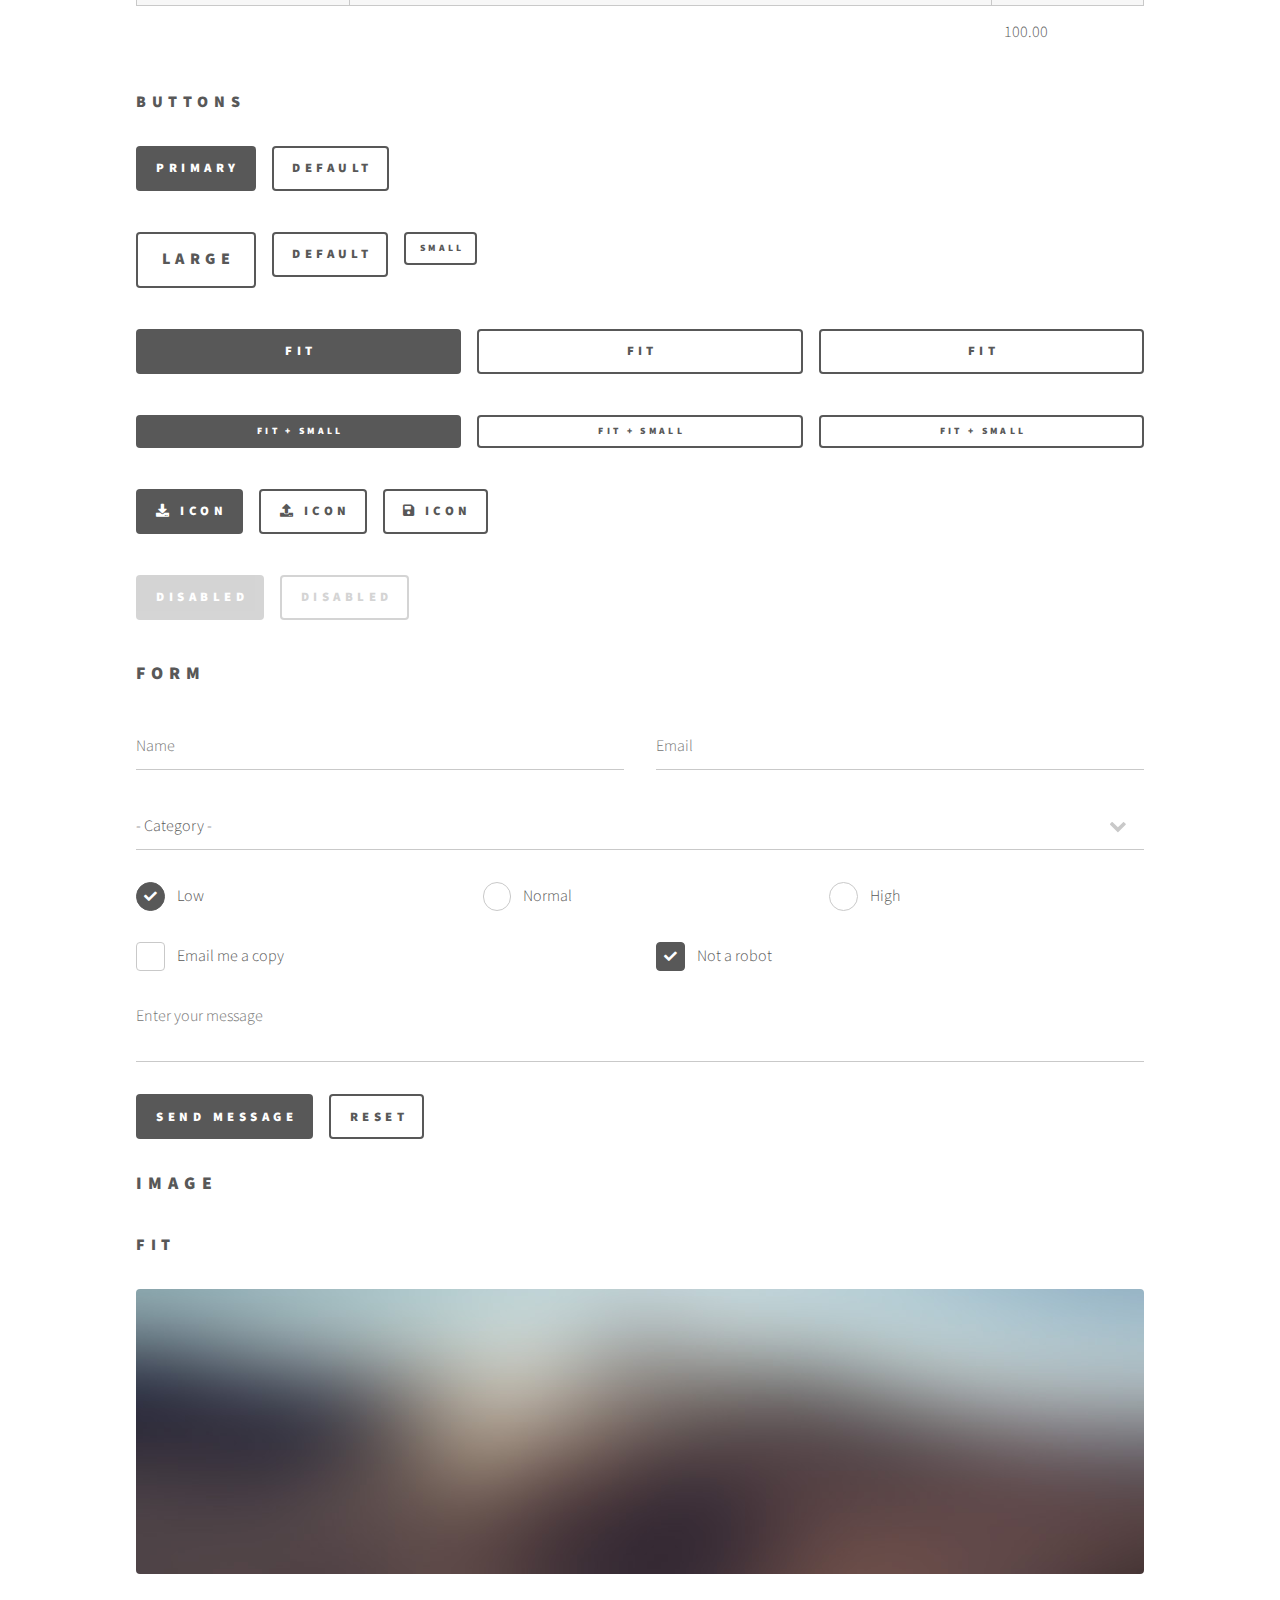
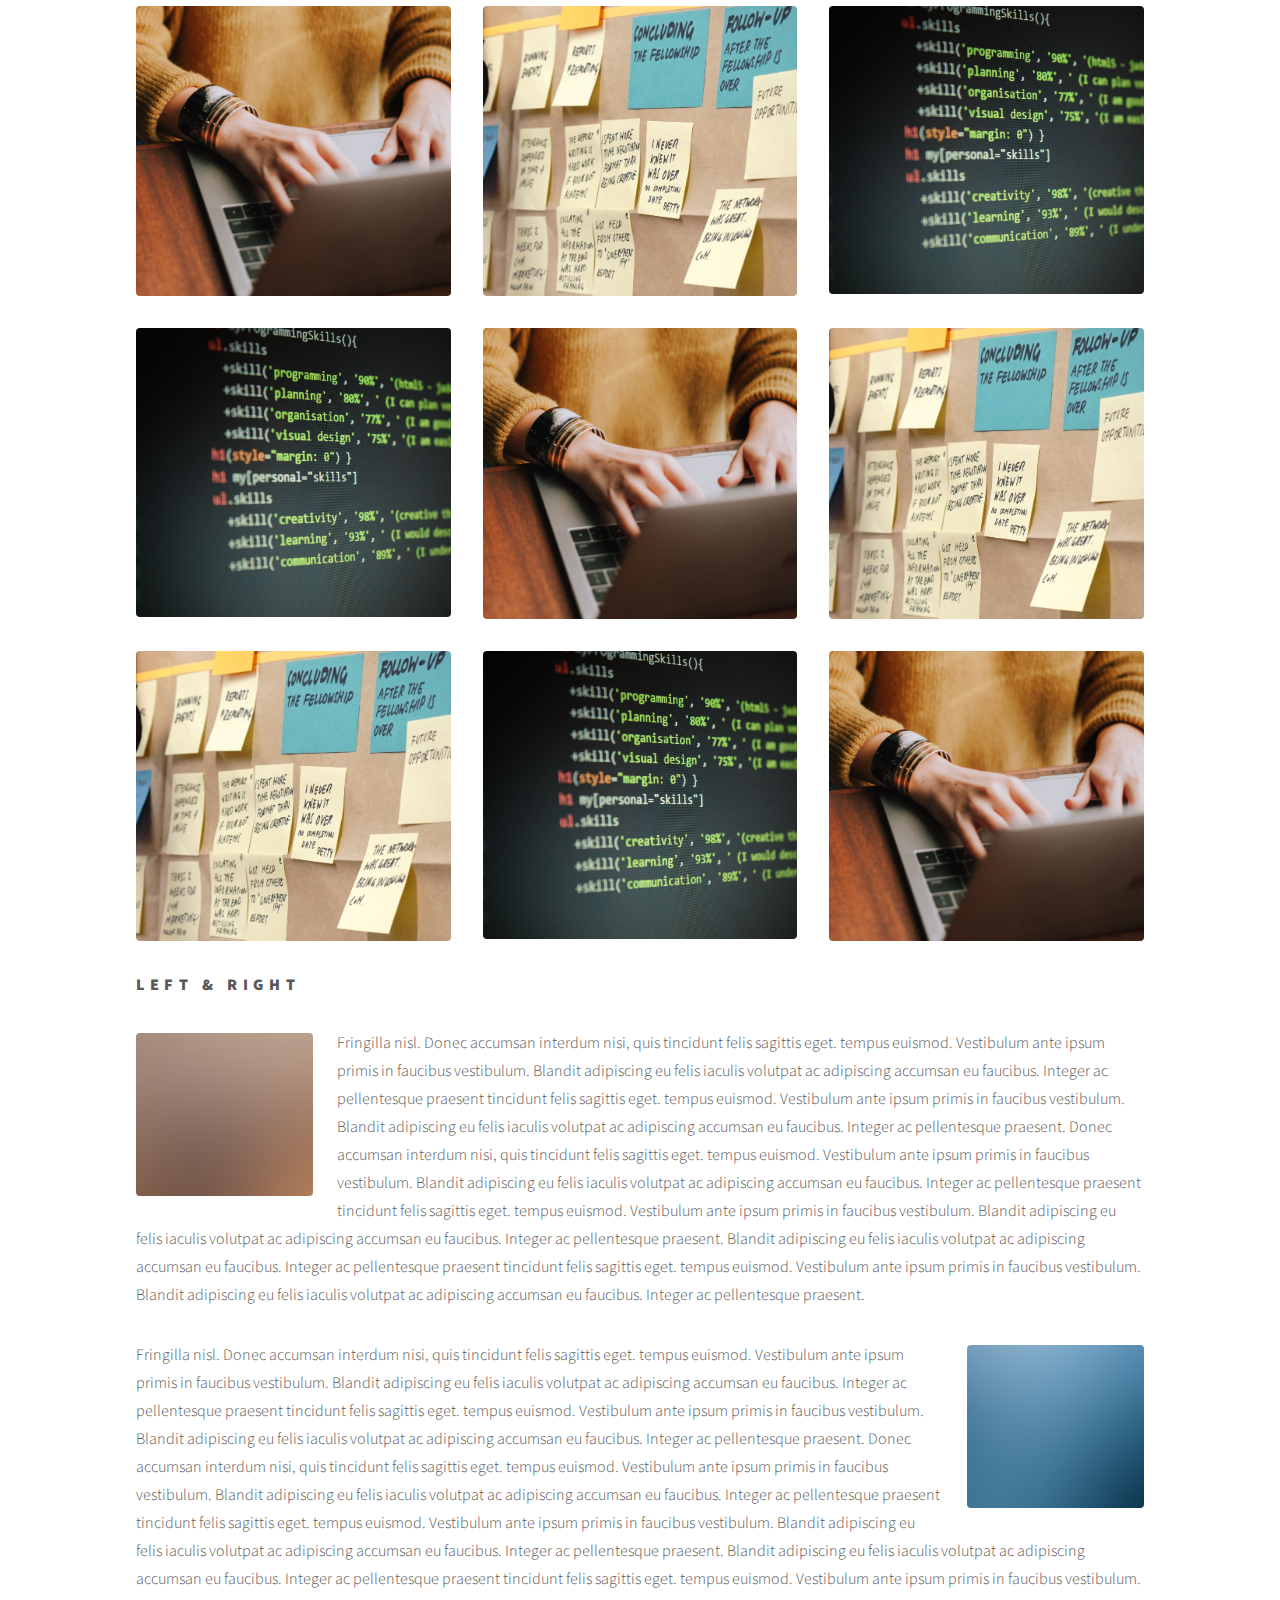
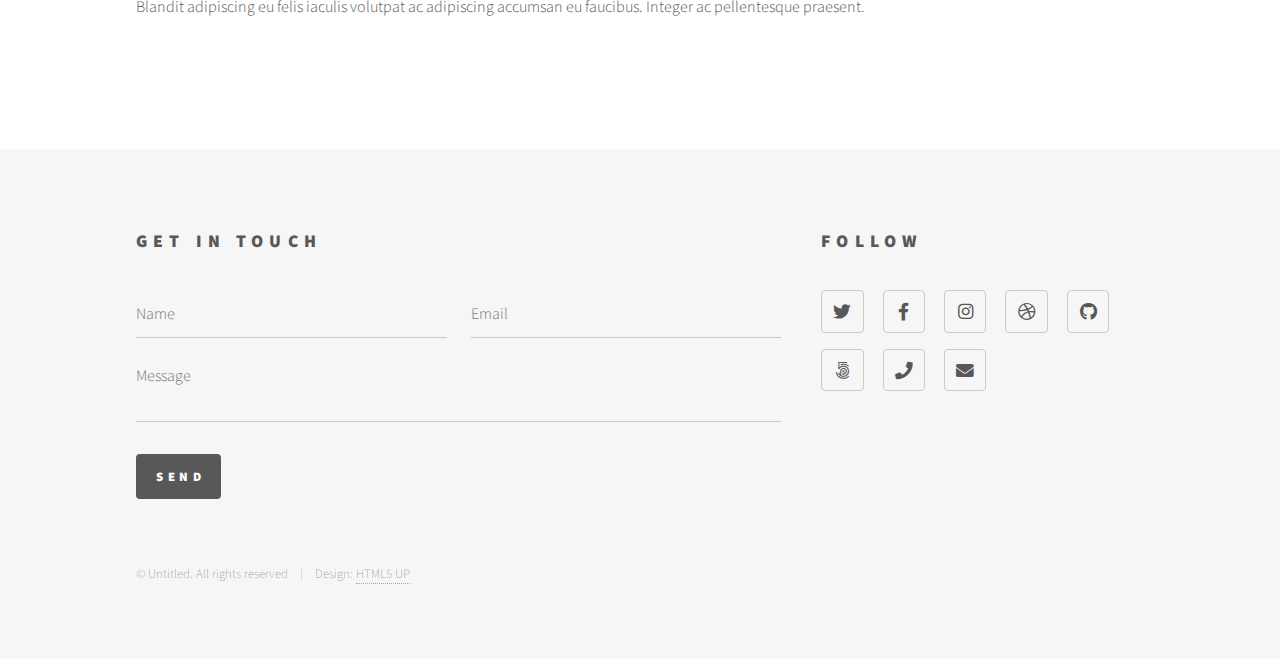
<file: elements.html>
<!DOCTYPE HTML>
<!--
	Phantom by HTML5 UP
	html5up.net | @ajlkn
	Free for personal and commercial use under the CCA 3.0 license (html5up.net/license)
-->
<html>
	<head>
		<title>Elements - Phantom by HTML5 UP</title>
		<meta charset="utf-8" />
		<meta name="viewport" content="width=device-width, initial-scale=1, user-scalable=no" />
		<link rel="stylesheet" href="assets/css/main.css" />
		<noscript><link rel="stylesheet" href="assets/css/noscript.css" /></noscript>
	</head>
	<body class="is-preload">
		<!-- Wrapper -->
			<div id="wrapper">

				<!-- Header -->
					<header id="header">
						<div class="inner">

							<!-- Logo -->
								<a href="index.html" class="logo">
									<span class="symbol"><img src="images/logo.svg" alt="" /></span><span class="title">Phantom</span>
								</a>

							<!-- Nav -->
								<nav>
									<ul>
										<li><a href="#menu">Menu</a></li>
									</ul>
								</nav>

						</div>
					</header>

				<!-- Menu -->
					<nav id="menu">
						<h2>Menu</h2>
						<ul>
							<li><a href="index.html">Home</a></li>
							<li><a href="generic.html">Ipsum veroeros</a></li>
							<li><a href="generic.html">Tempus etiam</a></li>
							<li><a href="generic.html">Consequat dolor</a></li>
							<li><a href="elements.html">Elements</a></li>
						</ul>
					</nav>

				<!-- Main -->
					<div id="main">
						<div class="inner">
							<h1>Elements</h1>

							<!-- Text -->
								<section>
									<h2>Text</h2>
									<p>This is <b>bold</b> and this is <strong>strong</strong>. This is <i>italic</i> and this is <em>emphasized</em>.
									This is <sup>superscript</sup> text and this is <sub>subscript</sub> text.
									This is <u>underlined</u> and this is code: <code>for (;;) { ... }</code>. Finally, <a href="#">this is a link</a>.</p>
									<hr />
									<p>Nunc lacinia ante nunc ac lobortis. Interdum adipiscing gravida odio porttitor sem non mi integer non faucibus ornare mi ut ante amet placerat aliquet. Volutpat eu sed ante lacinia sapien lorem accumsan varius montes viverra nibh in adipiscing blandit tempus accumsan.</p>
									<hr />
									<h2>Heading Level 2</h2>
									<h3>Heading Level 3</h3>
									<h4>Heading Level 4</h4>
									<hr />
									<h3>Blockquote</h3>
									<blockquote>Fringilla nisl. Donec accumsan interdum nisi, quis tincidunt felis sagittis eget tempus euismod. Vestibulum ante ipsum primis in faucibus vestibulum. Blandit adipiscing eu felis iaculis volutpat ac adipiscing accumsan faucibus. Vestibulum ante ipsum primis in faucibus lorem ipsum dolor sit amet nullam adipiscing eu felis.</blockquote>
									<h3>Preformatted</h3>
									<pre><code>i = 0;

while (!deck.isInOrder()) {
    print 'Iteration ' + i;
    deck.shuffle();
    i++;
}

print 'It took ' + i + ' iterations to sort the deck.';</code></pre>
								</section>

							<!-- Lists -->
								<section>
									<h2>Lists</h2>
									<div class="row">
										<div class="col-6 col-12-medium">
											<h3>Unordered</h3>
											<ul>
												<li>Dolor pulvinar etiam.</li>
												<li>Sagittis adipiscing.</li>
												<li>Felis enim feugiat.</li>
											</ul>
											<h3>Alternate</h3>
											<ul class="alt">
												<li>Dolor pulvinar etiam.</li>
												<li>Sagittis adipiscing.</li>
												<li>Felis enim feugiat.</li>
											</ul>
										</div>
										<div class="col-6 col-12-medium">
											<h3>Ordered</h3>
											<ol>
												<li>Dolor pulvinar etiam.</li>
												<li>Etiam vel felis viverra.</li>
												<li>Felis enim feugiat.</li>
												<li>Dolor pulvinar etiam.</li>
												<li>Etiam vel felis lorem.</li>
												<li>Felis enim et feugiat.</li>
											</ol>
											<h3>Icons</h3>
											<ul class="icons">
												<li><a href="#" class="icon brands style1 fa-twitter"><span class="label">Twitter</span></a></li>
												<li><a href="#" class="icon brands style1 fa-facebook-f"><span class="label">Facebook</span></a></li>
												<li><a href="#" class="icon brands style1 fa-instagram"><span class="label">Instagram</span></a></li>
												<li><a href="#" class="icon brands style1 fa-github"><span class="label">Github</span></a></li>
											</ul>
											<ul class="icons">
												<li><a href="#" class="icon brands style2 fa-twitter"><span class="label">Twitter</span></a></li>
												<li><a href="#" class="icon brands style2 fa-facebook-f"><span class="label">Facebook</span></a></li>
												<li><a href="#" class="icon brands style2 fa-instagram"><span class="label">Instagram</span></a></li>
												<li><a href="#" class="icon brands style2 fa-github"><span class="label">Github</span></a></li>
											</ul>
										</div>
									</div>
									<h2>Actions</h2>
									<div class="row">
										<div class="col-6 col-12-medium">
											<ul class="actions">
												<li><a href="#" class="button primary">Default</a></li>
												<li><a href="#" class="button">Default</a></li>
											</ul>
											<ul class="actions small">
												<li><a href="#" class="button primary small">Small</a></li>
												<li><a href="#" class="button small">Small</a></li>
											</ul>
											<ul class="actions stacked">
												<li><a href="#" class="button primary">Default</a></li>
												<li><a href="#" class="button">Default</a></li>
											</ul>
											<ul class="actions stacked">
												<li><a href="#" class="button primary small">Small</a></li>
												<li><a href="#" class="button small">Small</a></li>
											</ul>
										</div>
										<div class="col-6 col-12-medium">
											<ul class="actions stacked">
												<li><a href="#" class="button primary fit">Default</a></li>
												<li><a href="#" class="button fit">Default</a></li>
											</ul>
											<ul class="actions stacked">
												<li><a href="#" class="button primary small fit">Small</a></li>
												<li><a href="#" class="button small fit">Small</a></li>
											</ul>
										</div>
									</div>
								</section>

							<!-- Table -->
								<section>
									<h2>Table</h2>
									<h3>Default</h3>
									<div class="table-wrapper">
										<table>
											<thead>
												<tr>
													<th>Name</th>
													<th>Description</th>
													<th>Price</th>
												</tr>
											</thead>
											<tbody>
												<tr>
													<td>Item One</td>
													<td>Ante turpis integer aliquet porttitor.</td>
													<td>29.99</td>
												</tr>
												<tr>
													<td>Item Two</td>
													<td>Vis ac commodo adipiscing arcu aliquet.</td>
													<td>19.99</td>
												</tr>
												<tr>
													<td>Item Three</td>
													<td> Morbi faucibus arcu accumsan lorem.</td>
													<td>29.99</td>
												</tr>
												<tr>
													<td>Item Four</td>
													<td>Vitae integer tempus condimentum.</td>
													<td>19.99</td>
												</tr>
												<tr>
													<td>Item Five</td>
													<td>Ante turpis integer aliquet porttitor.</td>
													<td>29.99</td>
												</tr>
											</tbody>
											<tfoot>
												<tr>
													<td colspan="2"></td>
													<td>100.00</td>
												</tr>
											</tfoot>
										</table>
									</div>

									<h3>Alternate</h3>
									<div class="table-wrapper">
										<table class="alt">
											<thead>
												<tr>
													<th>Name</th>
													<th>Description</th>
													<th>Price</th>
												</tr>
											</thead>
											<tbody>
												<tr>
													<td>Item One</td>
													<td>Ante turpis integer aliquet porttitor.</td>
													<td>29.99</td>
												</tr>
												<tr>
													<td>Item Two</td>
													<td>Vis ac commodo adipiscing arcu aliquet.</td>
													<td>19.99</td>
												</tr>
												<tr>
													<td>Item Three</td>
													<td> Morbi faucibus arcu accumsan lorem.</td>
													<td>29.99</td>
												</tr>
												<tr>
													<td>Item Four</td>
													<td>Vitae integer tempus condimentum.</td>
													<td>19.99</td>
												</tr>
												<tr>
													<td>Item Five</td>
													<td>Ante turpis integer aliquet porttitor.</td>
													<td>29.99</td>
												</tr>
											</tbody>
											<tfoot>
												<tr>
													<td colspan="2"></td>
													<td>100.00</td>
												</tr>
											</tfoot>
										</table>
									</div>
								</section>

							<!-- Buttons -->
								<section>
									<h3>Buttons</h3>
									<ul class="actions">
										<li><a href="#" class="button primary">Primary</a></li>
										<li><a href="#" class="button">Default</a></li>
									</ul>
									<ul class="actions">
										<li><a href="#" class="button large">Large</a></li>
										<li><a href="#" class="button">Default</a></li>
										<li><a href="#" class="button small">Small</a></li>
									</ul>
									<ul class="actions fit">
										<li><a href="#" class="button primary fit">Fit</a></li>
										<li><a href="#" class="button fit">Fit</a></li>
										<li><a href="#" class="button fit">Fit</a></li>
									</ul>
									<ul class="actions fit small">
										<li><a href="#" class="button primary fit small">Fit + Small</a></li>
										<li><a href="#" class="button fit small">Fit + Small</a></li>
										<li><a href="#" class="button fit small">Fit + Small</a></li>
									</ul>
									<ul class="actions">
										<li><a href="#" class="button primary icon solid fa-download">Icon</a></li>
										<li><a href="#" class="button icon solid fa-upload">Icon</a></li>
										<li><a href="#" class="button icon solid fa-save">Icon</a></li>
									</ul>
									<ul class="actions">
										<li><span class="button primary disabled">Disabled</span></li>
										<li><span class="button disabled">Disabled</span></li>
									</ul>
								</section>

							<!-- Form -->
								<section>
									<h2>Form</h2>
									<form method="post" action="#">
										<div class="row gtr-uniform">
											<div class="col-6 col-12-xsmall">
												<input type="text" name="demo-name" id="demo-name" value="" placeholder="Name" />
											</div>
											<div class="col-6 col-12-xsmall">
												<input type="email" name="demo-email" id="demo-email" value="" placeholder="Email" />
											</div>
											<div class="col-12">
												<select name="demo-category" id="demo-category">
													<option value="">- Category -</option>
													<option value="1">Manufacturing</option>
													<option value="1">Shipping</option>
													<option value="1">Administration</option>
													<option value="1">Human Resources</option>
												</select>
											</div>
											<div class="col-4 col-12-small">
												<input type="radio" id="demo-priority-low" name="demo-priority" checked>
												<label for="demo-priority-low">Low</label>
											</div>
											<div class="col-4 col-12-small">
												<input type="radio" id="demo-priority-normal" name="demo-priority">
												<label for="demo-priority-normal">Normal</label>
											</div>
											<div class="col-4 col-12-small">
												<input type="radio" id="demo-priority-high" name="demo-priority">
												<label for="demo-priority-high">High</label>
											</div>
											<div class="col-6 col-12-small">
												<input type="checkbox" id="demo-copy" name="demo-copy">
												<label for="demo-copy">Email me a copy</label>
											</div>
											<div class="col-6 col-12-small">
												<input type="checkbox" id="demo-human" name="demo-human" checked>
												<label for="demo-human">Not a robot</label>
											</div>
											<div class="col-12">
												<textarea name="demo-message" id="demo-message" placeholder="Enter your message" rows="6"></textarea>
											</div>
											<div class="col-12">
												<ul class="actions">
													<li><input type="submit" value="Send Message" class="primary" /></li>
													<li><input type="reset" value="Reset" /></li>
												</ul>
											</div>
										</div>
									</form>
								</section>

							<!-- Image -->
								<section>
									<h2>Image</h2>
									<h3>Fit</h3>
									<div class="box alt">
										<div class="row gtr-uniform">
											<div class="col-12"><span class="image fit"><img src="images/pic13.jpg" alt="" /></span></div>
											<div class="col-4"><span class="image fit"><img src="images/pic01.jpg" alt="" /></span></div>
											<div class="col-4"><span class="image fit"><img src="images/pic02.jpg" alt="" /></span></div>
											<div class="col-4"><span class="image fit"><img src="images/pic03.jpg" alt="" /></span></div>
											<div class="col-4"><span class="image fit"><img src="images/pic03.jpg" alt="" /></span></div>
											<div class="col-4"><span class="image fit"><img src="images/pic01.jpg" alt="" /></span></div>
											<div class="col-4"><span class="image fit"><img src="images/pic02.jpg" alt="" /></span></div>
											<div class="col-4"><span class="image fit"><img src="images/pic02.jpg" alt="" /></span></div>
											<div class="col-4"><span class="image fit"><img src="images/pic03.jpg" alt="" /></span></div>
											<div class="col-4"><span class="image fit"><img src="images/pic01.jpg" alt="" /></span></div>
										</div>
									</div>
									<h3>Left &amp; Right</h3>
									<p><span class="image left"><img src="images/pic14.jpg" alt="" /></span>Fringilla nisl. Donec accumsan interdum nisi, quis tincidunt felis sagittis eget. tempus euismod. Vestibulum ante ipsum primis in faucibus vestibulum. Blandit adipiscing eu felis iaculis volutpat ac adipiscing accumsan eu faucibus. Integer ac pellentesque praesent tincidunt felis sagittis eget. tempus euismod. Vestibulum ante ipsum primis in faucibus vestibulum. Blandit adipiscing eu felis iaculis volutpat ac adipiscing accumsan eu faucibus. Integer ac pellentesque praesent. Donec accumsan interdum nisi, quis tincidunt felis sagittis eget. tempus euismod. Vestibulum ante ipsum primis in faucibus vestibulum. Blandit adipiscing eu felis iaculis volutpat ac adipiscing accumsan eu faucibus. Integer ac pellentesque praesent tincidunt felis sagittis eget. tempus euismod. Vestibulum ante ipsum primis in faucibus vestibulum. Blandit adipiscing eu felis iaculis volutpat ac adipiscing accumsan eu faucibus. Integer ac pellentesque praesent. Blandit adipiscing eu felis iaculis volutpat ac adipiscing accumsan eu faucibus. Integer ac pellentesque praesent tincidunt felis sagittis eget. tempus euismod. Vestibulum ante ipsum primis in faucibus vestibulum. Blandit adipiscing eu felis iaculis volutpat ac adipiscing accumsan eu faucibus. Integer ac pellentesque praesent.</p>
									<p><span class="image right"><img src="images/pic15.jpg" alt="" /></span>Fringilla nisl. Donec accumsan interdum nisi, quis tincidunt felis sagittis eget. tempus euismod. Vestibulum ante ipsum primis in faucibus vestibulum. Blandit adipiscing eu felis iaculis volutpat ac adipiscing accumsan eu faucibus. Integer ac pellentesque praesent tincidunt felis sagittis eget. tempus euismod. Vestibulum ante ipsum primis in faucibus vestibulum. Blandit adipiscing eu felis iaculis volutpat ac adipiscing accumsan eu faucibus. Integer ac pellentesque praesent. Donec accumsan interdum nisi, quis tincidunt felis sagittis eget. tempus euismod. Vestibulum ante ipsum primis in faucibus vestibulum. Blandit adipiscing eu felis iaculis volutpat ac adipiscing accumsan eu faucibus. Integer ac pellentesque praesent tincidunt felis sagittis eget. tempus euismod. Vestibulum ante ipsum primis in faucibus vestibulum. Blandit adipiscing eu felis iaculis volutpat ac adipiscing accumsan eu faucibus. Integer ac pellentesque praesent. Blandit adipiscing eu felis iaculis volutpat ac adipiscing accumsan eu faucibus. Integer ac pellentesque praesent tincidunt felis sagittis eget. tempus euismod. Vestibulum ante ipsum primis in faucibus vestibulum. Blandit adipiscing eu felis iaculis volutpat ac adipiscing accumsan eu faucibus. Integer ac pellentesque praesent.</p>
								</section>

						</div>
					</div>

				<!-- Footer -->
					<footer id="footer">
						<div class="inner">
							<section>
								<h2>Get in touch</h2>
								<form method="post" action="#">
									<div class="fields">
										<div class="field half">
											<input type="text" name="name" id="name" placeholder="Name" />
										</div>
										<div class="field half">
											<input type="email" name="email" id="email" placeholder="Email" />
										</div>
										<div class="field">
											<textarea name="message" id="message" placeholder="Message"></textarea>
										</div>
									</div>
									<ul class="actions">
										<li><input type="submit" value="Send" class="primary" /></li>
									</ul>
								</form>
							</section>
							<section>
								<h2>Follow</h2>
								<ul class="icons">
									<li><a href="#" class="icon brands style2 fa-twitter"><span class="label">Twitter</span></a></li>
									<li><a href="#" class="icon brands style2 fa-facebook-f"><span class="label">Facebook</span></a></li>
									<li><a href="#" class="icon brands style2 fa-instagram"><span class="label">Instagram</span></a></li>
									<li><a href="#" class="icon brands style2 fa-dribbble"><span class="label">Dribbble</span></a></li>
									<li><a href="#" class="icon brands style2 fa-github"><span class="label">GitHub</span></a></li>
									<li><a href="#" class="icon brands style2 fa-500px"><span class="label">500px</span></a></li>
									<li><a href="#" class="icon solid style2 fa-phone"><span class="label">Phone</span></a></li>
									<li><a href="#" class="icon solid style2 fa-envelope"><span class="label">Email</span></a></li>
								</ul>
							</section>
							<ul class="copyright">
								<li>&copy; Untitled. All rights reserved</li><li>Design: <a href="http://html5up.net">HTML5 UP</a></li>
							</ul>
						</div>
					</footer>

			</div>

		<!-- Scripts -->
			<script src="assets/js/jquery.min.js"></script>
			<script src="assets/js/browser.min.js"></script>
			<script src="assets/js/breakpoints.min.js"></script>
			<script src="assets/js/util.js"></script>
			<script src="assets/js/main.js"></script>

	</body>
</html>
</file>
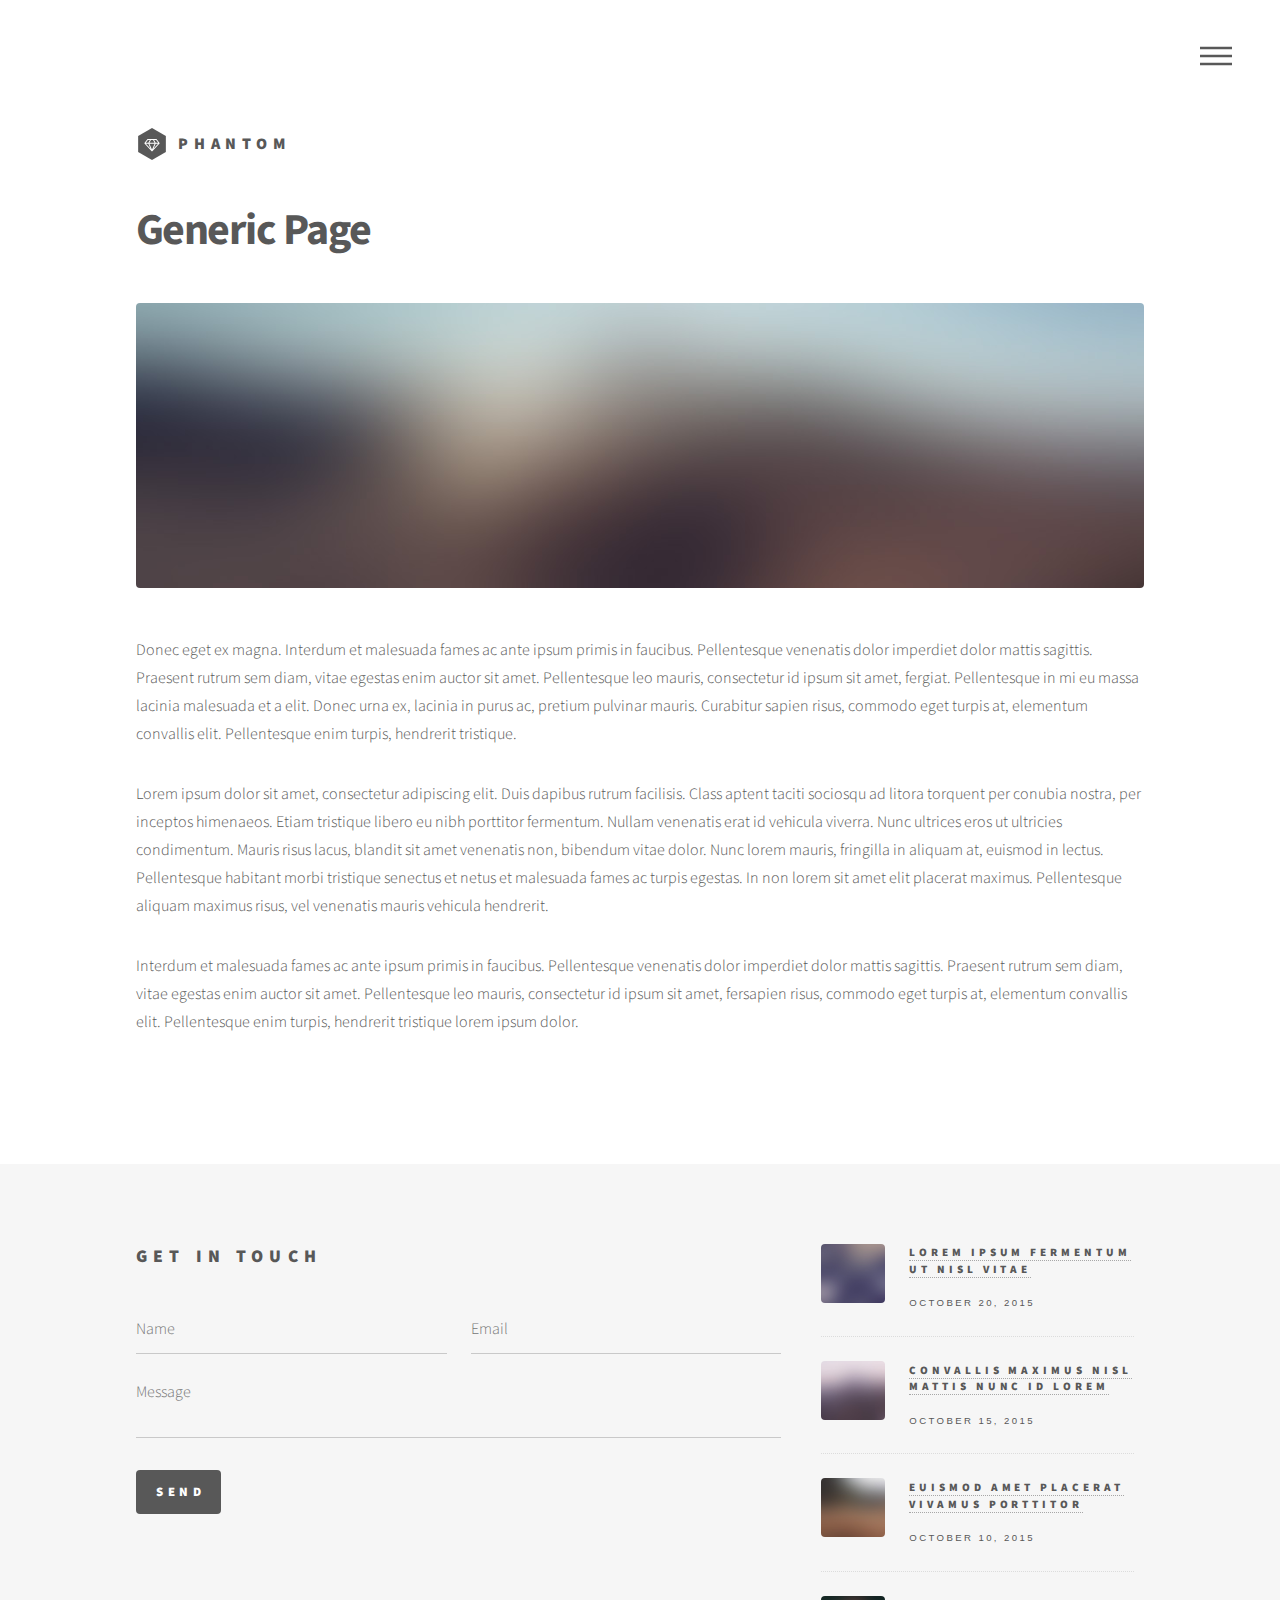
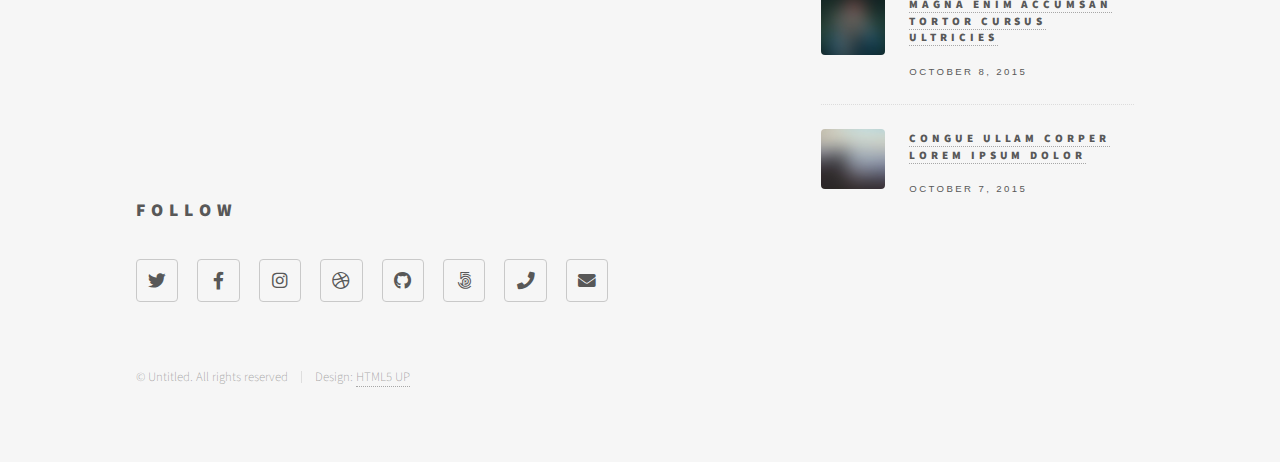
<file: generic.html>
<!DOCTYPE HTML>
<!--
	Phantom by HTML5 UP
	html5up.net | @ajlkn
	Free for personal and commercial use under the CCA 3.0 license (html5up.net/license)
-->
<html>
	<head>
		<title>Generic - Phantom by HTML5 UP</title>
		<meta charset="utf-8" />
		<meta name="viewport" content="width=device-width, initial-scale=1, user-scalable=no" />
		<link rel="stylesheet" href="assets/css/main.css" />
		<noscript><link rel="stylesheet" href="assets/css/noscript.css" /></noscript>
	</head>
	<body class="is-preload">
		<!-- Wrapper -->
			<div id="wrapper">

				<!-- Header -->
					<header id="header">
						<div class="inner">

							<!-- Logo -->
								<a href="index.html" class="logo">
									<span class="symbol"><img src="images/logo.svg" alt="" /></span><span class="title">Phantom</span>
								</a>

							<!-- Nav -->
								<nav>
									<ul>
										<li><a href="#menu">Menu</a></li>
									</ul>
								</nav>

						</div>
					</header>

				<!-- Menu -->
					<nav id="menu">
						<h2>Menu</h2>
						<ul>
							<li><a href="index.html">Home</a></li>
							<li><a href="generic.html">Ipsum veroeros</a></li>
							<li><a href="generic.html">Tempus etiam</a></li>
							<li><a href="generic.html">Consequat dolor</a></li>
							<li><a href="elements.html">Elements</a></li>
						</ul>
					</nav>

				<!-- Main -->
					<div id="main">
						<div class="inner">
							<h1>Generic Page</h1>
							<span class="image main"><img src="images/pic13.jpg" alt="" /></span>
							<p>Donec eget ex magna. Interdum et malesuada fames ac ante ipsum primis in faucibus. Pellentesque venenatis dolor imperdiet dolor mattis sagittis. Praesent rutrum sem diam, vitae egestas enim auctor sit amet. Pellentesque leo mauris, consectetur id ipsum sit amet, fergiat. Pellentesque in mi eu massa lacinia malesuada et a elit. Donec urna ex, lacinia in purus ac, pretium pulvinar mauris. Curabitur sapien risus, commodo eget turpis at, elementum convallis elit. Pellentesque enim turpis, hendrerit tristique.</p>
							<p>Lorem ipsum dolor sit amet, consectetur adipiscing elit. Duis dapibus rutrum facilisis. Class aptent taciti sociosqu ad litora torquent per conubia nostra, per inceptos himenaeos. Etiam tristique libero eu nibh porttitor fermentum. Nullam venenatis erat id vehicula viverra. Nunc ultrices eros ut ultricies condimentum. Mauris risus lacus, blandit sit amet venenatis non, bibendum vitae dolor. Nunc lorem mauris, fringilla in aliquam at, euismod in lectus. Pellentesque habitant morbi tristique senectus et netus et malesuada fames ac turpis egestas. In non lorem sit amet elit placerat maximus. Pellentesque aliquam maximus risus, vel venenatis mauris vehicula hendrerit.</p>
							<p>Interdum et malesuada fames ac ante ipsum primis in faucibus. Pellentesque venenatis dolor imperdiet dolor mattis sagittis. Praesent rutrum sem diam, vitae egestas enim auctor sit amet. Pellentesque leo mauris, consectetur id ipsum sit amet, fersapien risus, commodo eget turpis at, elementum convallis elit. Pellentesque enim turpis, hendrerit tristique lorem ipsum dolor.</p>
						</div>
					</div>

				<!-- Footer -->
					<footer id="footer">
						<div class="inner">
							<section>
								<h2>Get in touch</h2>
								<form method="post" action="#">
									<div class="fields">
										<div class="field half">
											<input type="text" name="name" id="name" placeholder="Name" />
										</div>
										<div class="field half">
											<input type="email" name="email" id="email" placeholder="Email" />
										</div>
										<div class="field">
											<textarea name="message" id="message" placeholder="Message"></textarea>
										</div>
									</div>
									<ul class="actions">
										<li><input type="submit" value="Send" class="primary" /></li>
									</ul>
								</form>
							</section>
							<!-- Posts List -->
							<section>
								<ul class="posts">
									<li>
										<article>
											<header>
												<h3><a href="single.html">Lorem ipsum fermentum ut nisl vitae</a></h3>
												<time class="published" datetime="2015-10-20">October 20, 2015</time>
											</header>
											<a href="single.html" class="image"><img src="images/pic08.jpg" alt="" /></a>
										</article>
									</li>
									<li>
										<article>
											<header>
												<h3><a href="single.html">Convallis maximus nisl mattis nunc id lorem</a></h3>
												<time class="published" datetime="2015-10-15">October 15, 2015</time>
											</header>
											<a href="single.html" class="image"><img src="images/pic09.jpg" alt="" /></a>
										</article>
									</li>
									<li>
										<article>
											<header>
												<h3><a href="single.html">Euismod amet placerat vivamus porttitor</a></h3>
												<time class="published" datetime="2015-10-10">October 10, 2015</time>
											</header>
											<a href="single.html" class="image"><img src="images/pic10.jpg" alt="" /></a>
										</article>
									</li>
									<li>
										<article>
											<header>
												<h3><a href="single.html">Magna enim accumsan tortor cursus ultricies</a></h3>
												<time class="published" datetime="2015-10-08">October 8, 2015</time>
											</header>
											<a href="single.html" class="image"><img src="images/pic11.jpg" alt="" /></a>
										</article>
									</li>
									<li>
										<article>
											<header>
												<h3><a href="single.html">Congue ullam corper lorem ipsum dolor</a></h3>
												<time class="published" datetime="2015-10-06">October 7, 2015</time>
											</header>
											<a href="single.html" class="image"><img src="images/pic12.jpg" alt="" /></a>
										</article>
									</li>
								</ul>
							</section>
							<section>
								<h2>Follow</h2>
								<ul class="icons">
									<li><a href="#" class="icon brands style2 fa-twitter"><span class="label">Twitter</span></a></li>
									<li><a href="#" class="icon brands style2 fa-facebook-f"><span class="label">Facebook</span></a></li>
									<li><a href="#" class="icon brands style2 fa-instagram"><span class="label">Instagram</span></a></li>
									<li><a href="#" class="icon brands style2 fa-dribbble"><span class="label">Dribbble</span></a></li>
									<li><a href="#" class="icon brands style2 fa-github"><span class="label">GitHub</span></a></li>
									<li><a href="#" class="icon brands style2 fa-500px"><span class="label">500px</span></a></li>
									<li><a href="#" class="icon solid style2 fa-phone"><span class="label">Phone</span></a></li>
									<li><a href="#" class="icon solid style2 fa-envelope"><span class="label">Email</span></a></li>
								</ul>
							</section>
							<ul class="copyright">
								<li>&copy; Untitled. All rights reserved</li><li>Design: <a href="http://html5up.net">HTML5 UP</a></li>
							</ul>
						</div>
					</footer>

			</div>

		<!-- Scripts -->
			<script src="assets/js/jquery.min.js"></script>
			<script src="assets/js/browser.min.js"></script>
			<script src="assets/js/breakpoints.min.js"></script>
			<script src="assets/js/util.js"></script>
			<script src="assets/js/main.js"></script>

	</body>
</html>
</file>
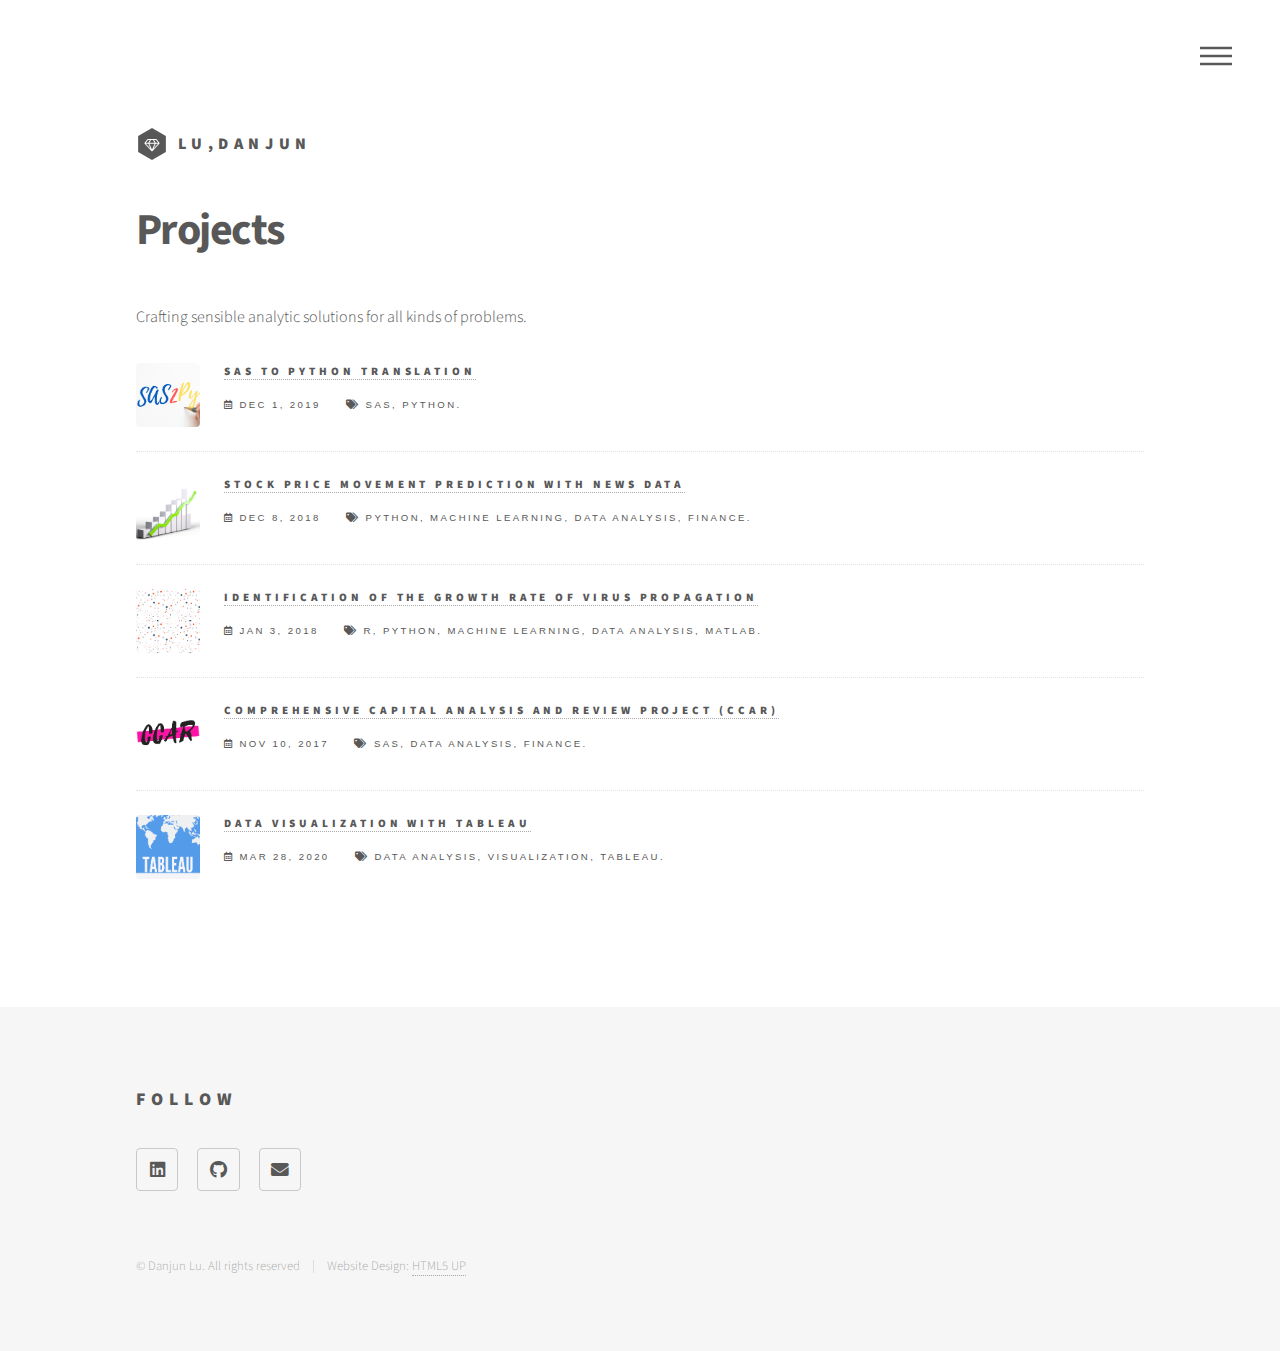
<file: projects.html>
<!DOCTYPE HTML>
<!--
	Phantom by HTML5 UP
	html5up.net | @ajlkn
	Free for personal and commercial use under the CCA 3.0 license (html5up.net/license)
-->
<html>
	<head>
		<title>Projects</title>
		<meta charset="utf-8" />
		<meta name="viewport" content="width=device-width, initial-scale=1, user-scalable=no" />
		<link rel="stylesheet" href="assets/css/main.css" />
		<noscript><link rel="stylesheet" href="assets/css/noscript.css" /></noscript>
	</head>
	<body class="is-preload">
		<!-- Wrapper -->
			<div id="wrapper">

				<!-- Header -->
					<header id="header">
						<div class="inner">

							<!-- Logo -->
								<a href="index.html" class="logo">
									<span class="symbol"><img src="images/logo.svg" alt="" /></span><span class="title">LU,DANJUN</span>
								</a>

							<!-- Nav -->
								<nav>
									<ul>
										<li><a href="#menu">Menu</a></li>
									</ul>
								</nav>

						</div>
					</header>

				<!-- Menu -->
					<nav id="menu">
						<h2>Menu</h2>
						<ul>
							<li><a href="index.html">Home</a></li>
							<li><a href="AboutMe.html">Experience</a></li>
							<li><a href="skill.html">Skills</a></li>
							<li><a href="achievements.html">Achievements</a></li>
							<li><a href="design.html">Others</a></li>
							<li><a href="DanjunLu_Resume.pdf">Resume</a></li>
						</ul>
					</nav>

				<!-- Main -->
					<div id="main">
						<div class="inner">
							<h1>Projects</h1>
							
							<p>Crafting sensible analytic solutions for all kinds of problems.</p>
							<p></p>
							<!-- Posts List -->
							<section>
								<ul class="posts">
									<li>
										<article>
											<header>
												<h3><a href="sas2py.html">SAS to Python Translation</a></h3>
												<div class="published">
													<span class="icon regular fa-calendar-alt"></span> Dec 1, 2019 &nbsp;&nbsp;&nbsp;&nbsp;<span class="icon solid fa-tags"></span> SAS, Python.
												</div> 
											</header>
											<a href="sas2py.html" class="image"><img src="images/SAS2Py.png" alt="" /></a>
										</article>
									</li>
									<li>
										<article>
											<header>
												<h3><a href="stock_movement.html">Stock Price Movement Prediction with News Data</a></h3>
												<div class="published">
													<span class="icon regular fa-calendar-alt"></span> Dec 8, 2018 &nbsp;&nbsp;&nbsp;&nbsp;<span class="icon solid fa-tags"></span> Python, Machine learning, Data Analysis, Finance.
												</div> 
											</header>
											<a href="stock_movement.html" class="image"><img src="images/stock.png" alt="" /></a>
										</article>
									</li>
									<li>
										<article>
											<header>
												<h3><a href="virus_spread.html">Identification of the growth rate of virus propagation</a></h3>
												<div class="published">
													<span class="icon regular fa-calendar-alt"></span> Jan 3, 2018 &nbsp;&nbsp;&nbsp;&nbsp;<span class="icon solid fa-tags"></span> R, Python, Machine learning, Data Analysis, Matlab.
												</div>
											</header>
											<a href="virus_spread.html" class="image"><img src="images/virus.png" alt="" /></a>
										</article>
									</li>
									<li>
										<article>
											<header>
												<h3><a href="ccar.html">Comprehensive Capital Analysis and Review Project (CCAR)</a></h3>
												<div class="published">
													<span class="icon regular fa-calendar-alt"></span> Nov 10, 2017 &nbsp;&nbsp;&nbsp;&nbsp;<span class="icon solid fa-tags"></span> SAS, Data Analysis, Finance.
												</div>
											</header>
											<a href="ccar.html" class="image"><img src="images/CCAR.png" alt="" /></a>
										</article>
									</li>
									<li>
										<article>
											<header>
												<h3><a href="tableau.html">Data Visualization with Tableau</a></h3>
												<div class="published">
													<span class="icon regular fa-calendar-alt"></span> Mar 28, 2020 &nbsp;&nbsp;&nbsp;&nbsp;<span class="icon solid fa-tags"></span> Data Analysis, Visualization, Tableau.
												</div>
											</header>
											<a href="tableau.html" class="image"><img src="images/tableau.png" alt="" /></a>
										</article>
									</li>


								</ul>
							</section>

						</div>
					</div>

				<!-- Footer -->
					<footer id="footer">
						<div class="inner">
							<section>
								<h2>Follow</h2>
								<ul class="icons">
									<li><a href="https://www.linkedin.com/in/danjunlu/" class="icon brands style2 fa-linkedin"><span class="label">Linkedin</span></a></li>
									<li><a href="https://github.com/danjunlu1720" class="icon brands style2 fa-github"><span class="label">GitHub</span></a></li>
									<li><a href="mailto:danjunlu1720@gmail.com" class="icon solid style2 fa-envelope"><span class="label">Email</span></a></li>
									
								</ul>
							</section>
							<ul class="copyright">
								<li>&copy; Danjun Lu. All rights reserved</li><li>Website Design: <a href="http://html5up.net">HTML5 UP</a></li>
							</ul>
						</div>
					</footer>
			</div>

		<!-- Scripts -->
			<script src="assets/js/jquery.min.js"></script>
			<script src="assets/js/browser.min.js"></script>
			<script src="assets/js/breakpoints.min.js"></script>
			<script src="assets/js/util.js"></script>
			<script src="assets/js/main.js"></script>

	</body>
</html>
</file>
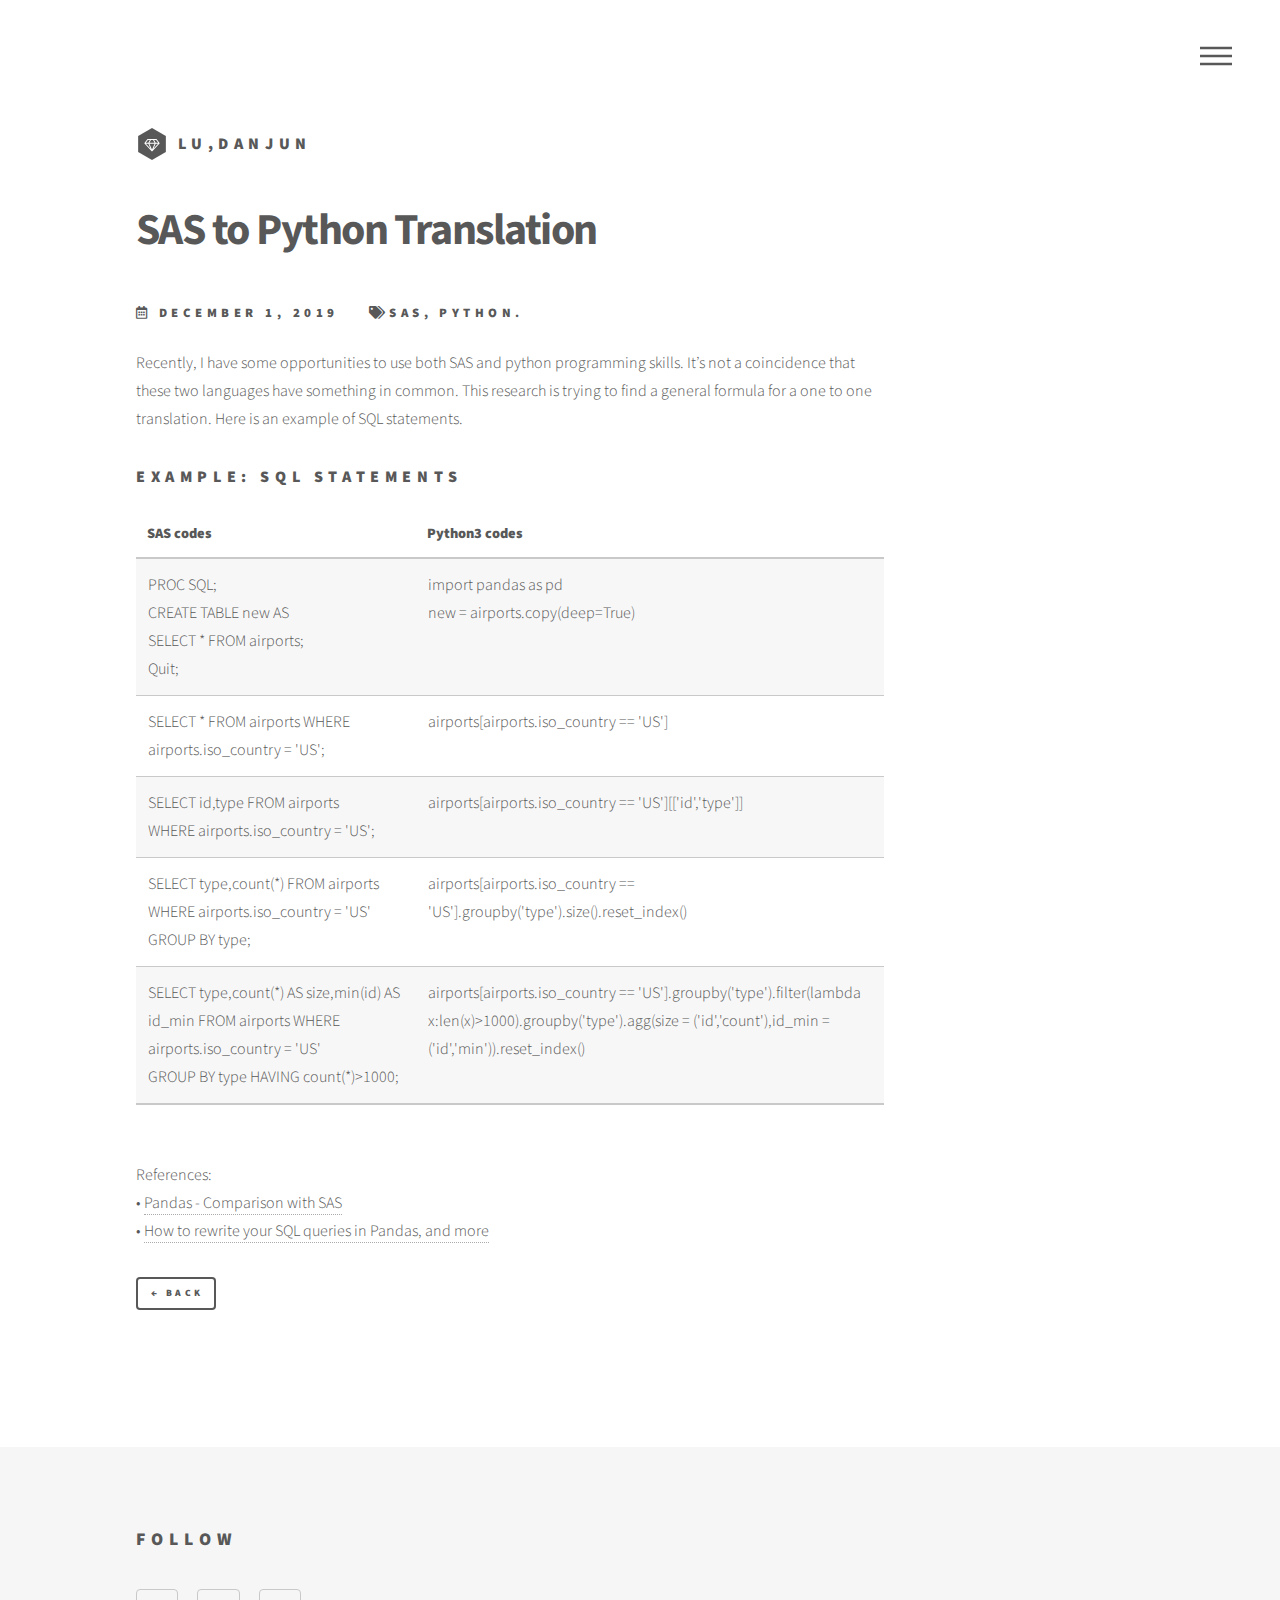
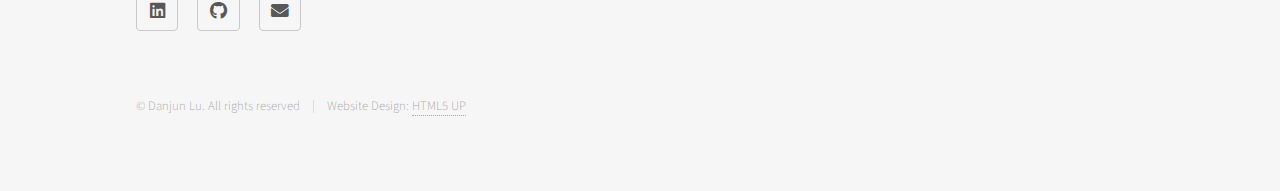
<file: sas2py.html>
<!DOCTYPE HTML>
<!--
	Phantom by HTML5 UP
	html5up.net | @ajlkn
	Free for personal and commercial use under the CCA 3.0 license (html5up.net/license)
-->
<html>
	<head>
		<title>SAS2Py translation</title>
		<meta charset="utf-8" />
		<meta name="viewport" content="width=device-width, initial-scale=1, user-scalable=no" />
		<link rel="stylesheet" href="assets/css/main.css" />
		<noscript><link rel="stylesheet" href="assets/css/noscript.css" /></noscript>
	</head>
	<body class="is-preload">
		<!-- Wrapper -->
			<div id="wrapper">

				<!-- Header -->
					<header id="header">
						<div class="inner">

							<!-- Logo -->
								<a href="index.html" class="logo">
									<span class="symbol"><img src="images/logo.svg" alt="" /></span><span class="title">LU,DANJUN</span>
								</a>

							<!-- Nav -->
								<nav>
									<ul>
										<li><a href="#menu">Menu</a></li>
									</ul>
								</nav>

						</div>
					</header>

				<!-- Menu -->
					<nav id="menu">
						<h2>Menu</h2>
						<ul>
							<li><a href="index.html">Home</a></li>
							<li><a href="AboutMe.html">Experience</a></li>
							<li><a href="projects.html">Projects</a></li>
							<li><a href="skill.html">Skills</a></li>
							<li><a href="achievements.html">Achievements</a></li>
							<li><a href="design.html">Others</a></li>
							<li><a href="DanjunLu_Resume.pdf">Resume</a></li>
						</ul>
					</nav>

				<!-- Main -->
					<div id="main">
						<div class="inner">
							<h1>SAS to Python Translation</h1>
							<h4><span class="icon regular fa-calendar-alt"></span>&nbsp;December 1, 2019&nbsp;&nbsp;&nbsp;&nbsp;<span class="icon solid fa-tags">SAS, Python.</span></h4>
							<div class="row">
								<div class="col-9">
									<p>Recently, I have some opportunities to use both SAS and python programming skills. It’s not a coincidence that these two languages have something in common. This research is trying to find a general formula for a one to one translation. Here is an example of SQL statements.</p>
									<div class="table-wrapper">
										<table>
											<h3>Example: SQL statements</h3>
											<thead>
												<tr>
													<th>SAS codes</th>
													<th>Python3 codes</th>
													
												</tr>
											</thead>
											<tbody>
												<tr>
													<td>PROC SQL;<br />CREATE TABLE new AS<br />SELECT * FROM airports;<br />Quit;</td>
													<td>import pandas as pd<br />new = airports.copy(deep=True)</td>
													
												</tr>
												<tr>
													<td>SELECT * FROM airports WHERE airports.iso_country = 'US';</td>
													<td>airports[airports.iso_country == 'US']</td>
													
												</tr>
												<tr>
													<td>SELECT id,type FROM airports<br />WHERE airports.iso_country = 'US';</td>
													<td>airports[airports.iso_country == 'US'][['id','type']]</td>
													
												</tr>
												<tr>
													<td>SELECT type,count(*) FROM airports<br />WHERE airports.iso_country = 'US' GROUP BY type;<br /></td>
													<td>airports[airports.iso_country == 'US'].groupby('type').size().reset_index()</td>
													
												</tr>
												<tr>
													<td>SELECT type,count(*) AS size,min(id) AS id_min FROM airports WHERE airports.iso_country = 'US'<br />GROUP BY type HAVING count(*)>1000;</td>
													<td>airports[airports.iso_country == 'US'].groupby('type').filter(lambda x:len(x)>1000).groupby('type').agg(size = ('id','count'),id_min = ('id','min')).reset_index()</td>
													
												</tr>
											</tbody>
											<tfoot>
												<tr>
													<td colspan="2"></td>
													
												</tr>
											</tfoot>
										</table>
									</div>
									<p>References: <br />
										&bull; <a href="https://pandas.pydata.org/pandas-docs/stable/getting_started/comparison/comparison_with_sas.html">Pandas - Comparison with SAS</a><br />
										&bull; <a href="https://medium.com/jbennetcodes/how-to-rewrite-your-sql-queries-in-pandas-and-more-149d341fc53e">How to rewrite your SQL queries in Pandas, and more</a>
									</p>
								</div>
							</div>	
							<ul class="actions small">
								<li><a href="projects.html" class="button small">&larr; Back</a></li>
							</ul>
						</div>
					</div>

				<!-- Footer -->
					<footer id="footer">
						<div class="inner">
							<section>
								<h2>Follow</h2>
								<ul class="icons">
									<li><a href="https://www.linkedin.com/in/danjunlu/" class="icon brands style2 fa-linkedin"><span class="label">Linkedin</span></a></li>
									<li><a href="https://github.com/danjunlu1720" class="icon brands style2 fa-github"><span class="label">GitHub</span></a></li>
									<li><a href="mailto:danjunlu1720@gmail.com" class="icon solid style2 fa-envelope"><span class="label">Email</span></a></li>
									
								</ul>
							</section>
							<ul class="copyright">
								<li>&copy; Danjun Lu. All rights reserved</li><li>Website Design: <a href="http://html5up.net">HTML5 UP</a></li>
							</ul>
						</div>
					</footer>

			</div>

		<!-- Scripts -->
			<script src="assets/js/jquery.min.js"></script>
			<script src="assets/js/browser.min.js"></script>
			<script src="assets/js/breakpoints.min.js"></script>
			<script src="assets/js/util.js"></script>
			<script src="assets/js/main.js"></script>

	</body>
</html>
</file>
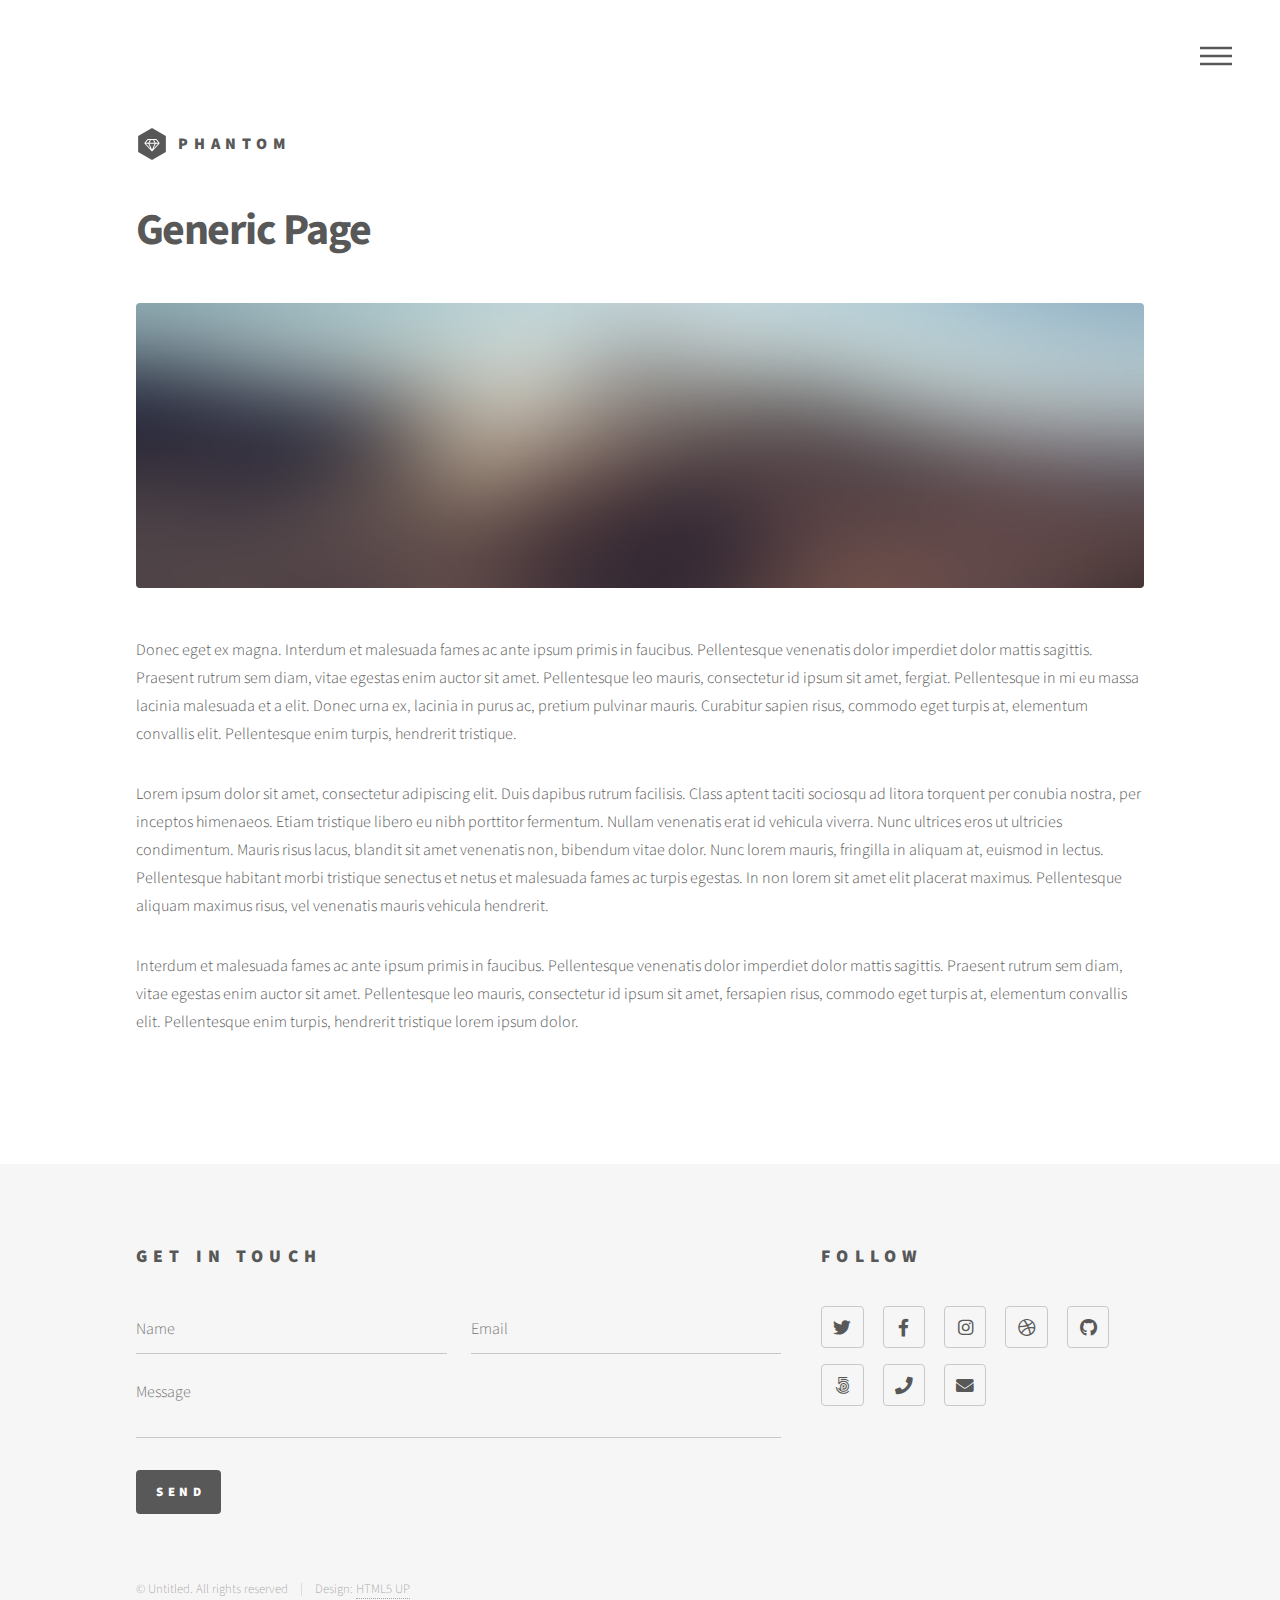
<file: single.html>
<!DOCTYPE HTML>
<!--
	Phantom by HTML5 UP
	html5up.net | @ajlkn
	Free for personal and commercial use under the CCA 3.0 license (html5up.net/license)
-->
<html>
	<head>
		<title>Generic - Phantom by HTML5 UP</title>
		<meta charset="utf-8" />
		<meta name="viewport" content="width=device-width, initial-scale=1, user-scalable=no" />
		<link rel="stylesheet" href="assets/css/main.css" />
		<noscript><link rel="stylesheet" href="assets/css/noscript.css" /></noscript>
	</head>
	<body class="is-preload">
		<!-- Wrapper -->
			<div id="wrapper">

				<!-- Header -->
					<header id="header">
						<div class="inner">

							<!-- Logo -->
								<a href="index.html" class="logo">
									<span class="symbol"><img src="images/logo.svg" alt="" /></span><span class="title">Phantom</span>
								</a>

							<!-- Nav -->
								<nav>
									<ul>
										<li><a href="#menu">Menu</a></li>
									</ul>
								</nav>

						</div>
					</header>

				<!-- Menu -->
					<nav id="menu">
						<h2>Menu</h2>
						<ul>
							<li><a href="index.html">Home</a></li>
							<li><a href="generic.html">Ipsum veroeros</a></li>
							<li><a href="generic.html">Tempus etiam</a></li>
							<li><a href="generic.html">Consequat dolor</a></li>
							<li><a href="elements.html">Elements</a></li>
						</ul>
					</nav>

				<!-- Main -->
					<div id="main">
						<div class="inner">
							<h1>Generic Page</h1>
							<span class="image main"><img src="images/pic13.jpg" alt="" /></span>
							<p>Donec eget ex magna. Interdum et malesuada fames ac ante ipsum primis in faucibus. Pellentesque venenatis dolor imperdiet dolor mattis sagittis. Praesent rutrum sem diam, vitae egestas enim auctor sit amet. Pellentesque leo mauris, consectetur id ipsum sit amet, fergiat. Pellentesque in mi eu massa lacinia malesuada et a elit. Donec urna ex, lacinia in purus ac, pretium pulvinar mauris. Curabitur sapien risus, commodo eget turpis at, elementum convallis elit. Pellentesque enim turpis, hendrerit tristique.</p>
							<p>Lorem ipsum dolor sit amet, consectetur adipiscing elit. Duis dapibus rutrum facilisis. Class aptent taciti sociosqu ad litora torquent per conubia nostra, per inceptos himenaeos. Etiam tristique libero eu nibh porttitor fermentum. Nullam venenatis erat id vehicula viverra. Nunc ultrices eros ut ultricies condimentum. Mauris risus lacus, blandit sit amet venenatis non, bibendum vitae dolor. Nunc lorem mauris, fringilla in aliquam at, euismod in lectus. Pellentesque habitant morbi tristique senectus et netus et malesuada fames ac turpis egestas. In non lorem sit amet elit placerat maximus. Pellentesque aliquam maximus risus, vel venenatis mauris vehicula hendrerit.</p>
							<p>Interdum et malesuada fames ac ante ipsum primis in faucibus. Pellentesque venenatis dolor imperdiet dolor mattis sagittis. Praesent rutrum sem diam, vitae egestas enim auctor sit amet. Pellentesque leo mauris, consectetur id ipsum sit amet, fersapien risus, commodo eget turpis at, elementum convallis elit. Pellentesque enim turpis, hendrerit tristique lorem ipsum dolor.</p>
						</div>
					</div>

				<!-- Footer -->
					<footer id="footer">
						<div class="inner">
							<section>
								<h2>Get in touch</h2>
								<form method="post" action="#">
									<div class="fields">
										<div class="field half">
											<input type="text" name="name" id="name" placeholder="Name" />
										</div>
										<div class="field half">
											<input type="email" name="email" id="email" placeholder="Email" />
										</div>
										<div class="field">
											<textarea name="message" id="message" placeholder="Message"></textarea>
										</div>
									</div>
									<ul class="actions">
										<li><input type="submit" value="Send" class="primary" /></li>
									</ul>
								</form>
							</section>
							<section>
								<h2>Follow</h2>
								<ul class="icons">
									<li><a href="#" class="icon brands style2 fa-twitter"><span class="label">Twitter</span></a></li>
									<li><a href="#" class="icon brands style2 fa-facebook-f"><span class="label">Facebook</span></a></li>
									<li><a href="#" class="icon brands style2 fa-instagram"><span class="label">Instagram</span></a></li>
									<li><a href="#" class="icon brands style2 fa-dribbble"><span class="label">Dribbble</span></a></li>
									<li><a href="#" class="icon brands style2 fa-github"><span class="label">GitHub</span></a></li>
									<li><a href="#" class="icon brands style2 fa-500px"><span class="label">500px</span></a></li>
									<li><a href="#" class="icon solid style2 fa-phone"><span class="label">Phone</span></a></li>
									<li><a href="#" class="icon solid style2 fa-envelope"><span class="label">Email</span></a></li>
								</ul>
							</section>
							<ul class="copyright">
								<li>&copy; Untitled. All rights reserved</li><li>Design: <a href="http://html5up.net">HTML5 UP</a></li>
							</ul>
						</div>
					</footer>

			</div>

		<!-- Scripts -->
			<script src="assets/js/jquery.min.js"></script>
			<script src="assets/js/browser.min.js"></script>
			<script src="assets/js/breakpoints.min.js"></script>
			<script src="assets/js/util.js"></script>
			<script src="assets/js/main.js"></script>

	</body>
</html>
</file>
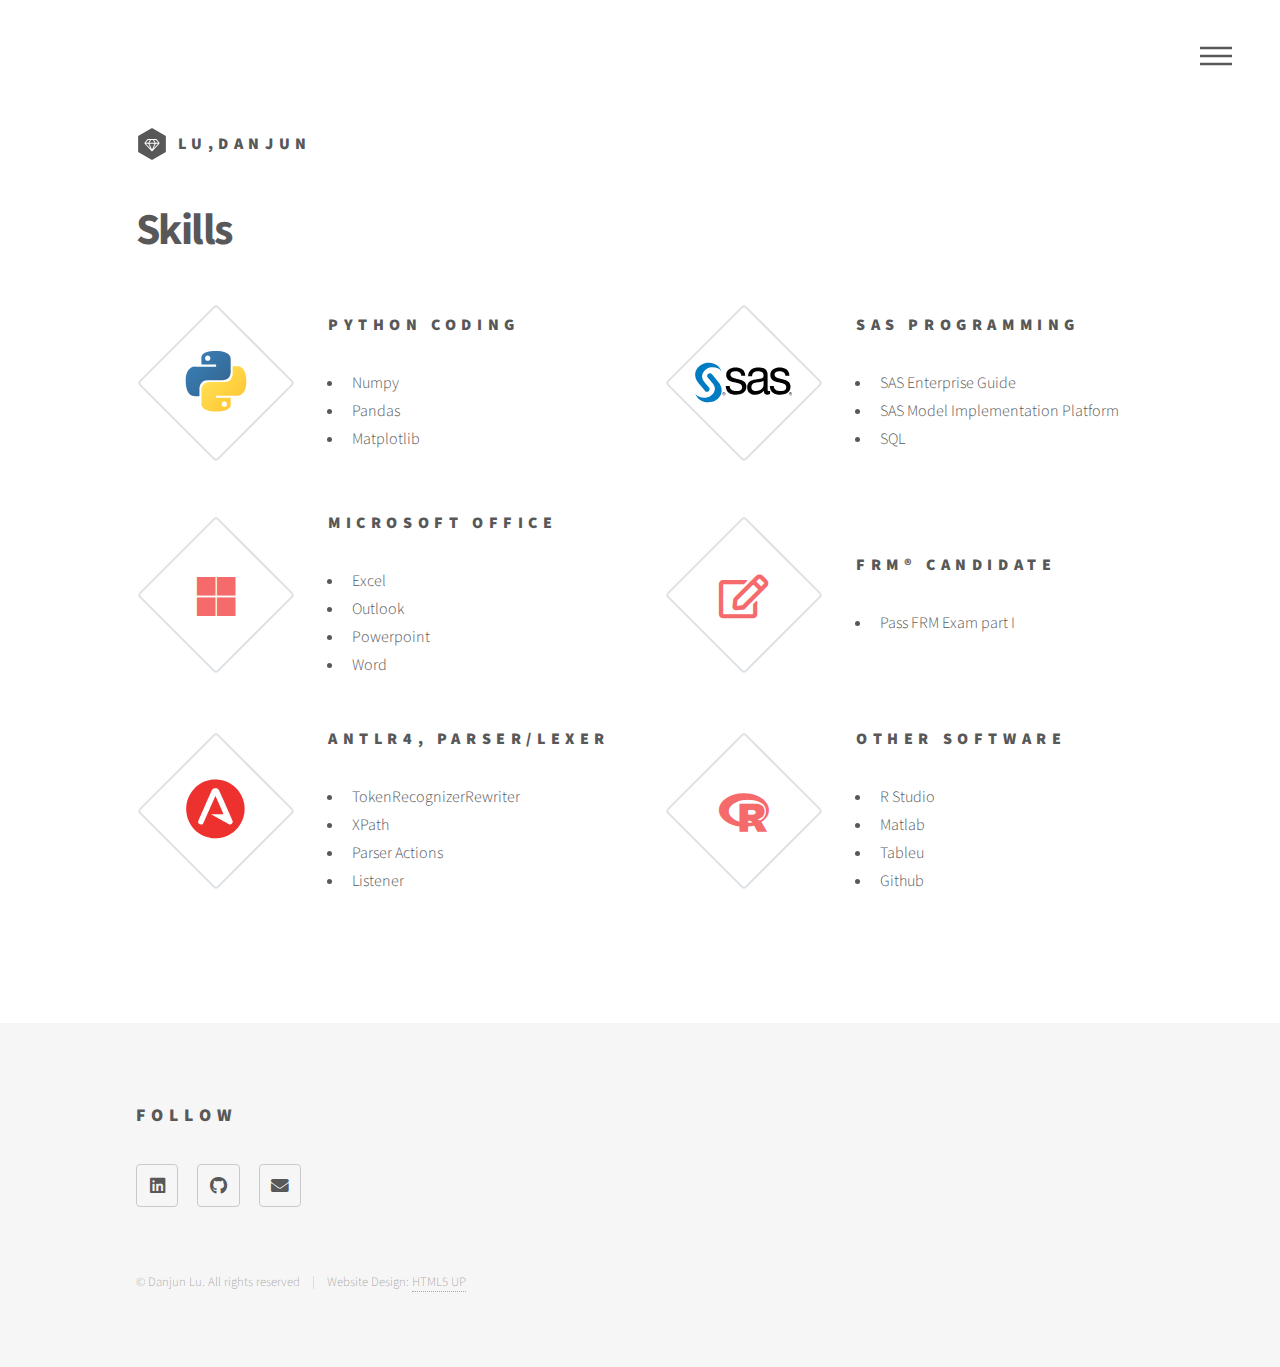
<file: skill.html>
<!DOCTYPE HTML>
<!--
	Phantom by HTML5 UP
	html5up.net | @ajlkn
	Free for personal and commercial use under the CCA 3.0 license (html5up.net/license)
-->
<html>
	<head>
		<title>Skills</title>
		<meta charset="utf-8" />
		<meta name="viewport" content="width=device-width, initial-scale=1, user-scalable=no" />
		<link rel="stylesheet" href="assets/css/main.css" />
		<noscript><link rel="stylesheet" href="assets/css/noscript.css" /></noscript>
	</head>
	<body class="is-preload">
		<!-- Wrapper -->
			<div id="wrapper">

				<!-- Header -->
					<header id="header">
						<div class="inner">

							<!-- Logo -->
								<a href="index.html" class="logo">
									<span class="symbol"><img src="images/logo.svg" alt="" /></span><span class="title">LU,DANJUN</span>
								</a>

							<!-- Nav -->
								<nav>
									<ul>
										<li><a href="#menu">Menu</a></li>
									</ul>
								</nav>

						</div>
					</header>

				<!-- Menu -->
					<nav id="menu">
						<h2>Menu</h2>
						<ul>
							<li><a href="index.html">Home</a></li>
							<li><a href="AboutMe.html">Experience</a></li>
							<li><a href="projects.html">Projects</a></li>
							<li><a href="achievements.html">Achievements</a></li>
							<li><a href="design.html">Others</a></li>
							<li><a href="DanjunLu_Resume.pdf">Resume</a></li>
						</ul>
					</nav>

				<!-- Main -->
					<div id="main">
						<div class="inner">
							<h1>Skills</h1>
							<div class="features">
								<article>
									<span class="icon"><img src="images/Python-logo-notext.svg" alt="" /></span>
									<div class="content">
										<h3>Python Coding</h3>
										<ul>
											<li>Numpy</li>
											<li>Pandas</li>
											<li>Matplotlib</li>
										</ul>
									</div>
								</article>
								<article>
									<span class="icon" ><img src="images/SAS_logo_horiz.svg" alt="" /></span>
									<div class="content">
										<h3>SAS Programming</h3>
										<ul>
											<li>SAS Enterprise Guide</li>
											<li>SAS Model Implementation Platform</li>
											<li>SQL</li>
										</ul>
									</div>
								</article>
								<article>
									<span class="icon brands fa-microsoft"></span>
									<div class="content">
										<h3>Microsoft Office</h3>
										<ul>
											<li>Excel</li>
											<li>Outlook</li>
											<li>Powerpoint</li>
											<li>Word</li>
										</ul>
									</div>
								</article>
								<article>
									<span class="icon regular fa-edit"></span>
									<div class="content">
										<h3>FRM® Candidate</h3>
										<ul>
											<li>Pass FRM Exam part I</li>
										
										</ul>
									</div>
								</article>
								<article>
									<span class="icon"><img src="images/ANTLR.svg" alt="" /></span>
									<div class="content">
										<h3>ANTLR4, parser/Lexer</h3>
										<ul>
											<li>TokenRecognizerRewriter</li>
											<li>XPath</li>
											<li>Parser Actions</li>
											<li>Listener</li>
										</ul>
									</div>
								</article>
								<article>
									<span class="icon brands fa-r-project"></span>
									<div class="content">
										<h3>Other Software</h3>
										<ul>
											<li>R Studio</li>
											<li>Matlab</li>
											<li>Tableu</li>
											<li>Github</li>
										</ul>
									</div>
								</article>
							</div>
						</div>
					</div>

				<!-- Footer -->
					<footer id="footer">
						<div class="inner">
							<section>
								<h2>Follow</h2>
								<ul class="icons">
									<li><a href="https://www.linkedin.com/in/danjunlu/" class="icon brands style2 fa-linkedin"><span class="label">Linkedin</span></a></li>
									<li><a href="https://github.com/danjunlu1720" class="icon brands style2 fa-github"><span class="label">GitHub</span></a></li>
									<li><a href="mailto:danjunlu1720@gmail.com" class="icon solid style2 fa-envelope"><span class="label">Email</span></a></li>
									
								</ul>
							</section>
							<ul class="copyright">
								<li>&copy; Danjun Lu. All rights reserved</li><li>Website Design: <a href="http://html5up.net">HTML5 UP</a></li>
							</ul>
						</div>
					</footer>
			</div>

		<!-- Scripts -->
			<script src="assets/js/jquery.min.js"></script>
			<script src="assets/js/browser.min.js"></script>
			<script src="assets/js/breakpoints.min.js"></script>
			<script src="assets/js/util.js"></script>
			<script src="assets/js/main.js"></script>

	</body>
</html>
</file>
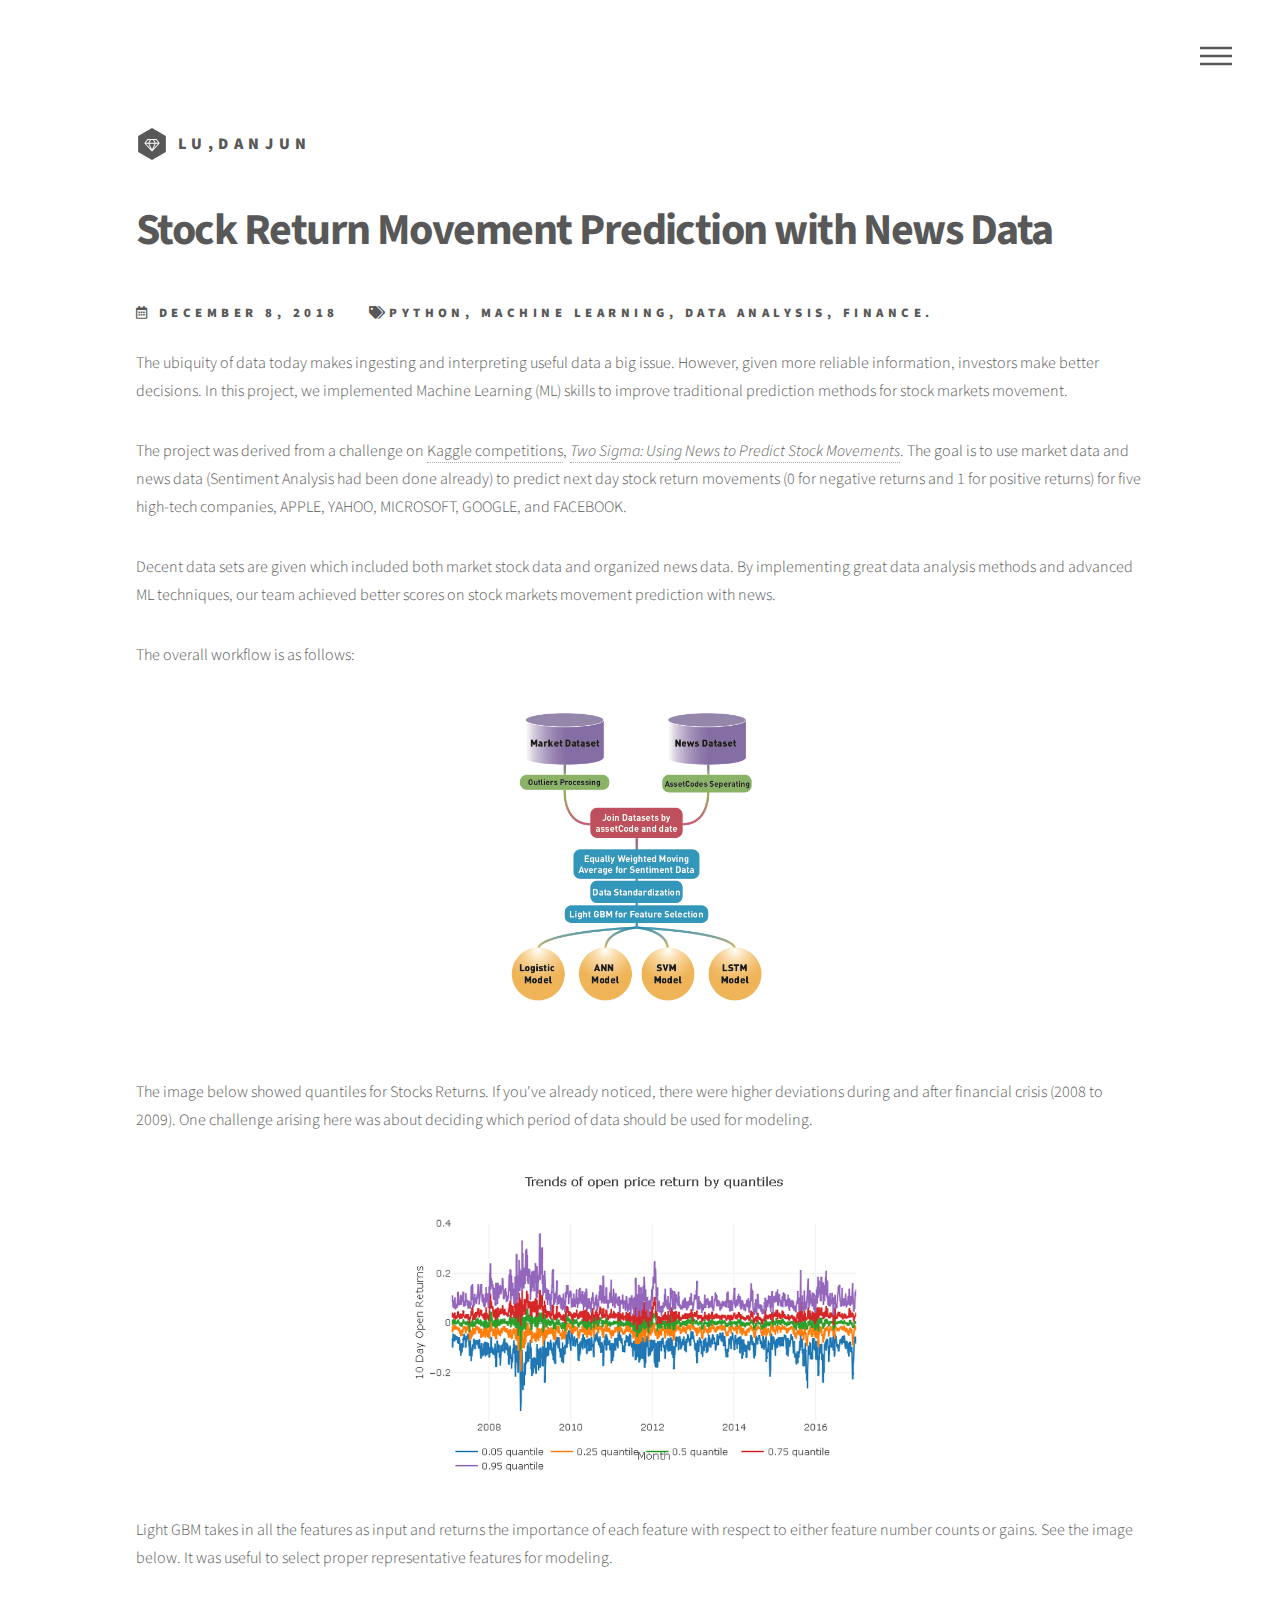
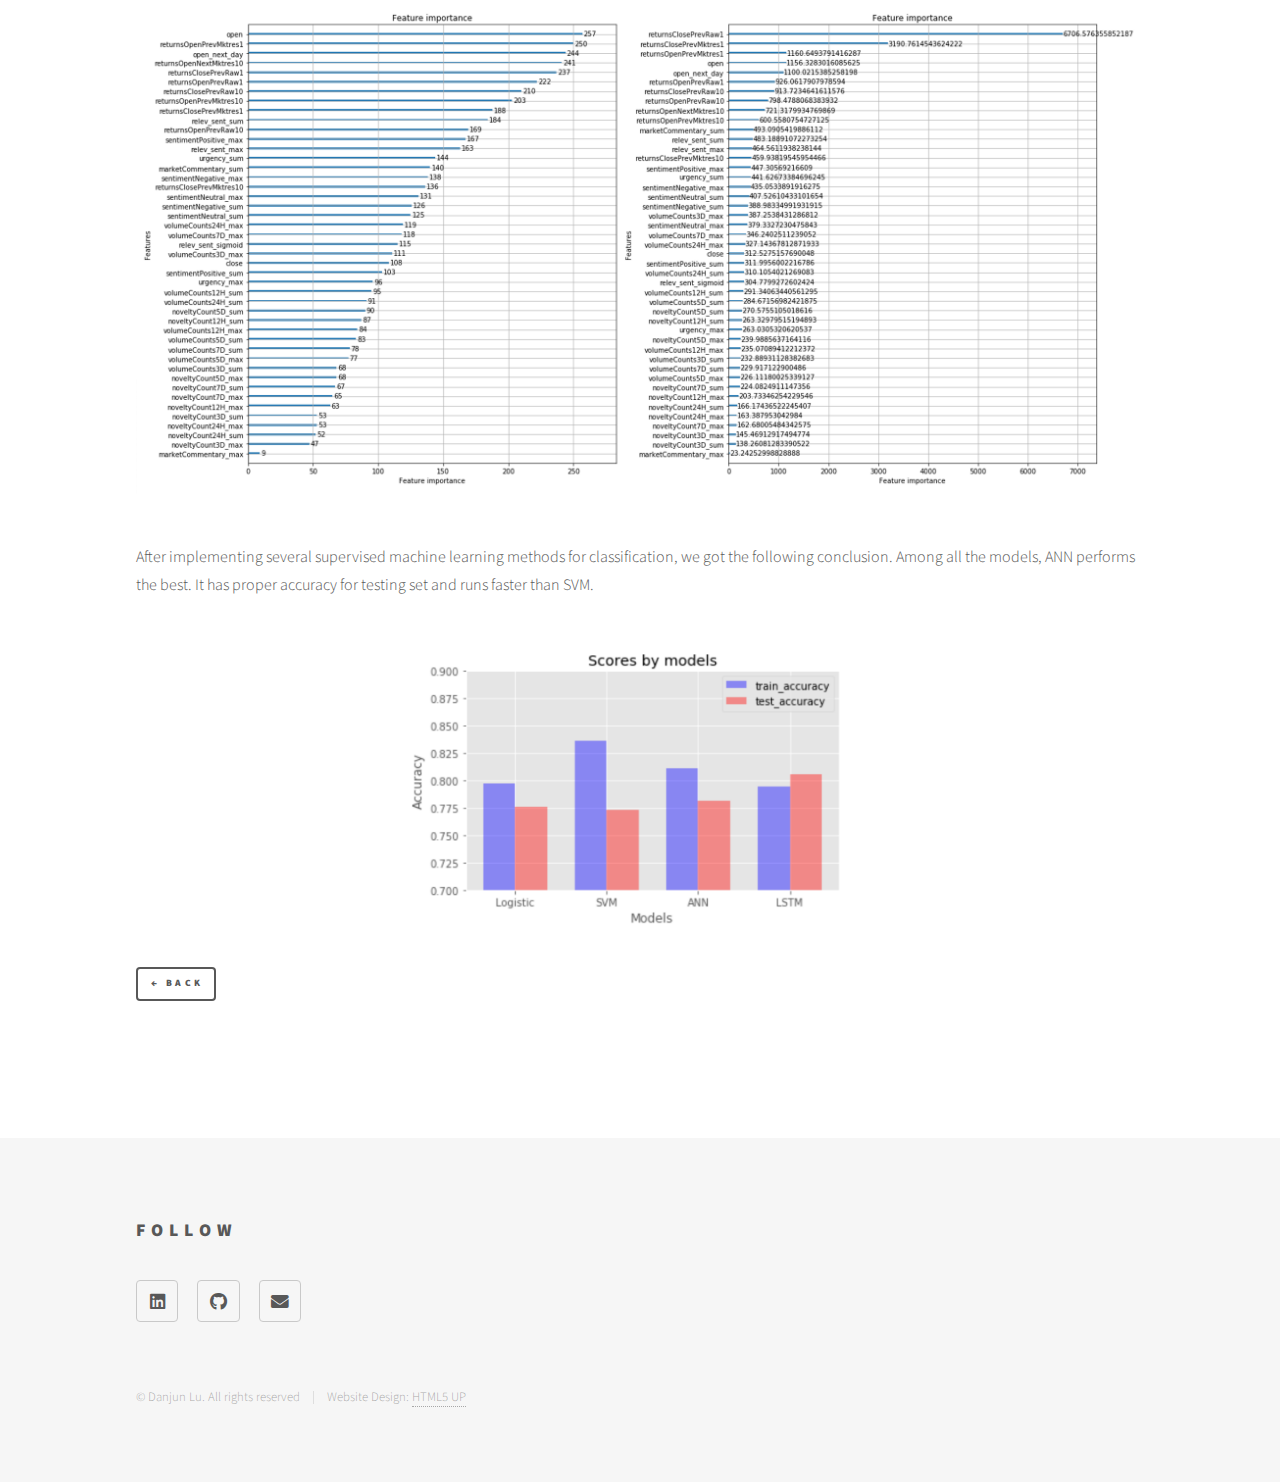
<file: stock_movement.html>
<!DOCTYPE HTML>
<!--
	Phantom by HTML5 UP
	html5up.net | @ajlkn
	Free for personal and commercial use under the CCA 3.0 license (html5up.net/license)
-->
<html>
	<head>
		<title>Stock Return Movement Prediction with News Data</title>
		<meta charset="utf-8" />
		<meta name="viewport" content="width=device-width, initial-scale=1, user-scalable=no" />
		<link rel="stylesheet" href="assets/css/main.css" />
		<noscript><link rel="stylesheet" href="assets/css/noscript.css" /></noscript>
	</head>
	<body class="is-preload">
		<!-- Wrapper -->
			<div id="wrapper">

				<!-- Header -->
					<header id="header">
						<div class="inner">

							<!-- Logo -->
								<a href="index.html" class="logo">
									<span class="symbol"><img src="images/logo.svg" alt="" /></span><span class="title">LU,DANJUN</span>
								</a>

							<!-- Nav -->
								<nav>
									<ul>
										<li><a href="#menu">Menu</a></li>
									</ul>
								</nav>

						</div>
					</header>

				<!-- Menu -->
					<nav id="menu">
						<h2>Menu</h2>
						<ul>
							<li><a href="index.html">Home</a></li>
							<li><a href="AboutMe.html">Experience</a></li>
							<li><a href="projects.html">Projects</a></li>
							<li><a href="skill.html">Skills</a></li>
							<li><a href="achievements.html">Achievements</a></li>
							<li><a href="design.html">Others</a></li>
							<li><a href="DanjunLu_Resume.pdf">Resume</a></li>
						</ul>
					</nav>

				<!-- Main -->
					<div id="main">
						<div class="inner">
							<h1>Stock Return Movement Prediction with News Data</h1>
							<h4><span class="icon regular fa-calendar-alt"></span>&nbsp;December 8, 2018&nbsp;&nbsp;&nbsp;&nbsp;<span class="icon solid fa-tags">PYTHON, MACHINE LEARNING, DATA ANALYSIS, FINANCE.</span></h4>
							
							<p>The ubiquity of data today makes ingesting and interpreting useful data a big issue. However, given more reliable information, investors make better decisions. In this project, we implemented Machine Learning (ML) skills to improve traditional prediction methods for stock markets movement.</p>
							<p>The project was derived from a challenge on <a href="https://www.kaggle.com/competitions">Kaggle competitions</a>, <a href="https://www.kaggle.com/c/two-sigma-financial-news#description"><em>Two Sigma: Using News to Predict Stock Movements</em></a>. The goal is to use market data and news data (Sentiment Analysis had been done already) to predict next day stock return movements (0 for negative returns and 1 for positive returns) for five high-tech companies, APPLE, YAHOO, MICROSOFT, GOOGLE, and FACEBOOK.</p>
							<p>Decent data sets are given which included both market stock data and organized news data. By implementing great data analysis methods and advanced ML techniques, our team achieved better scores on stock markets movement prediction with news.</p>
							<p>The overall workflow is as follows:</p>
							<div class="row">
								<div class="col-3">	
								</div>
								<div class="col-6">
									<span class="image fit"><img src="pj_images/stock4.png" alt="" /></span>
								</div>
								<div class="col-3">
								</div>
							</div>

							<p>The image below showed quantiles for Stocks Returns. If you've already noticed, there were higher deviations during and after financial crisis (2008 to 2009). One challenge arising here was about deciding which period of data should be used for modeling.</p>

							<div class="row">
								<div class="col-3">	
								</div>
								<div class="col-6">
									<span class="image fit"><img src="pj_images/stock1.png" alt="" /></span>
								</div>
								<div class="col-3">
								</div>
							</div>
							<p>Light GBM takes in all the features as input and returns the importance of each feature with respect to either feature number counts or gains. See the image below. It was useful to select proper representative features for modeling.</p>


							<span class="image main"><img src="pj_images/stock2.png" alt="" /></span>

							<p>After implementing several supervised machine learning methods for classification, we got the following conclusion. Among all the models, ANN performs the best. It has proper accuracy for testing set and runs faster than SVM.</p>
							<div class="row">
								<div class="col-3">	
								</div>
								<div class="col-6">
									<span class="image fit"><img src="pj_images/stock3.png" alt="" /></span>
								</div>
								<div class="col-3">
								</div>
							</div>
							<ul class="actions small">
								<li><a href="projects.html" class="button small">&larr; Back</a></li>
							</ul>
						</div>
					</div>

				<!-- Footer -->
					<footer id="footer">
						<div class="inner">
							<section>
								<h2>Follow</h2>
								<ul class="icons">
									<li><a href="https://www.linkedin.com/in/danjunlu/" class="icon brands style2 fa-linkedin"><span class="label">Linkedin</span></a></li>
									<li><a href="https://github.com/danjunlu1720" class="icon brands style2 fa-github"><span class="label">GitHub</span></a></li>
									<li><a href="mailto:danjunlu1720@gmail.com" class="icon solid style2 fa-envelope"><span class="label">Email</span></a></li>
									
								</ul>
							</section>
							<ul class="copyright">
								<li>&copy; Danjun Lu. All rights reserved</li><li>Website Design: <a href="http://html5up.net">HTML5 UP</a></li>
							</ul>
						</div>
					</footer>

			</div>

		<!-- Scripts -->
			<script src="assets/js/jquery.min.js"></script>
			<script src="assets/js/browser.min.js"></script>
			<script src="assets/js/breakpoints.min.js"></script>
			<script src="assets/js/util.js"></script>
			<script src="assets/js/main.js"></script>

	</body>
</html>
</file>
<file: assets/css/noscript.css>
/*
	Phantom by HTML5 UP
	html5up.net | @ajlkn
	Free for personal and commercial use under the CCA 3.0 license (html5up.net/license)
*/

/* Tiles */

	body.is-preload .tiles article {
		-moz-transform: none;
		-webkit-transform: none;
		-ms-transform: none;
		transform: none;
		opacity: 1;
	}
</file>
<file: assets/css/main.css>
@import url(fontawesome-all.min.css);
@import url("https://fonts.googleapis.com/css?family=Source+Sans+Pro:300,700,900");

/*
	Phantom by HTML5 UP
	html5up.net | @ajlkn
	Free for personal and commercial use under the CCA 3.0 license (html5up.net/license)
*/

html, body, div, span, applet, object,
iframe, h1, h2, h3, h4, h5, h6, p, blockquote,
pre, a, abbr, acronym, address, big, cite,
code, del, dfn, em, img, ins, kbd, q, s, samp,
small, strike, strong, sub, sup, tt, var, b,
u, i, center, dl, dt, dd, ol, ul, li, fieldset,
form, label, legend, table, caption, tbody,
tfoot, thead, tr, th, td, article, aside,
canvas, details, embed, figure, figcaption,
footer, header, hgroup, menu, nav, output, ruby,
section, summary, time, mark, audio, video {
	margin: 0;
	padding: 0;
	border: 0;
	font-size: 100%;
	font: inherit;
	vertical-align: baseline;}

article, aside, details, figcaption, figure,
footer, header, hgroup, menu, nav, section {
	display: block;}

body {
	line-height: 1;
}

ol, ul {
	list-style: none;
}

blockquote, q {
	quotes: none;
}

	blockquote:before, blockquote:after, q:before, q:after {
		content: '';
		content: none;
	}

table {
	border-collapse: collapse;
	border-spacing: 0;
}

body {
	-webkit-text-size-adjust: none;
}

mark {
	background-color: transparent;
	color: inherit;
}

input::-moz-focus-inner {
	border: 0;
	padding: 0;
}

input, select, textarea {
	-moz-appearance: none;
	-webkit-appearance: none;
	-ms-appearance: none;
	appearance: none;
}

/* Basic */

	@-ms-viewport {
		width: device-width;
	}

	body {
		-ms-overflow-style: scrollbar;
	}

	@media screen and (max-width: 480px) {

		html, body {
			min-width: 320px;
		}

	}

	html {
		box-sizing: border-box;
	}

	*, *:before, *:after {
		box-sizing: inherit;
	}

	body {
		background: #ffffff;
	}

		body.is-preload *, body.is-preload *:before, body.is-preload *:after {
			-moz-animation: none !important;
			-webkit-animation: none !important;
			-ms-animation: none !important;
			animation: none !important;
			-moz-transition: none !important;
			-webkit-transition: none !important;
			-ms-transition: none !important;
			transition: none !important;
		}

/* Type */

	body, input, select, textarea {
		color: #585858;
		font-family: "Source Sans Pro", Helvetica, sans-serif;
		font-size: 16pt;
		font-weight: 300;
		line-height: 1.75;
	}

		@media screen and (max-width: 1680px) {

			body, input, select, textarea {
				font-size: 14pt;
			}

		}

		@media screen and (max-width: 1280px) {

			body, input, select, textarea {
				font-size: 12pt;
			}

		}

	a {
		-moz-transition: border-bottom-color 0.2s ease, color 0.2s ease;
		-webkit-transition: border-bottom-color 0.2s ease, color 0.2s ease;
		-ms-transition: border-bottom-color 0.2s ease, color 0.2s ease;
		transition: border-bottom-color 0.2s ease, color 0.2s ease;
		text-decoration: none;
		color: #585858;
		border-bottom: dotted 1px rgba(88, 88, 88, 0.5);
	}

		a:hover {
			border-bottom-color: transparent;
			color: #f2849e !important;
		}

	strong, b {
		font-weight: 900;
	}

	em, i {
		font-style: italic;
	}

	p {
		margin: 0 0 2em 0;
	}

	h1 {
		font-size: 2.75em;
		font-weight: 700;
		line-height: 1.3;
		margin: 0 0 1em 0;
		letter-spacing: -0.035em;
	}

		h1 a {
			color: inherit;
		}

		@media screen and (max-width: 736px) {

			h1 {
				font-size: 2em;
				margin: 0 0 1em 0;
			}

		}

		@media screen and (max-width: 360px) {

			h1 {
				font-size: 1.75em;
			}

		}

	h2, h3, h4, h5, h6 {
		font-weight: 900;
		line-height: 1.5;
		margin: 0 0 2em 0;
		text-transform: uppercase;
		letter-spacing: 0.35em;
	}

		h2 a, h3 a, h4 a, h5 a, h6 a {
			color: inherit;
		}

	h2 {
		font-size: 1.1em;
	}

	h3 {
		font-size: 1em;
	}

	h4 {
		font-size: 0.8em;
	}

	h5 {
		font-size: 0.8em;
	}

	h6 {
		font-size: 0.8em;
	}

	@media screen and (max-width: 980px) {

		h1 br, h2 br, h3 br, h4 br, h5 br, h6 br {
			display: none;
		}

	}

	@media screen and (max-width: 736px) {

		h2 {
			font-size: 1em;
		}

		h3 {
			font-size: 0.8em;
		}

	}

	sub {
		font-size: 0.8em;
		position: relative;
		top: 0.5em;
	}

	sup {
		font-size: 0.8em;
		position: relative;
		top: -0.5em;
	}

	blockquote {
		border-left: solid 4px #c9c9c9;
		font-style: italic;
		margin: 0 0 2em 0;
		padding: 0.5em 0 0.5em 2em;
	}

	code {
		background: rgba(144, 144, 144, 0.075);
		border-radius: 4px;
		border: solid 1px #c9c9c9;
		font-family: "Courier New", monospace;
		font-size: 0.9em;
		margin: 0 0.25em;
		padding: 0.25em 0.65em;
	}

	pre {
		-webkit-overflow-scrolling: touch;
		font-family: "Courier New", monospace;
		font-size: 0.9em;
		margin: 0 0 2em 0;
	}

		pre code {
			display: block;
			line-height: 1.75;
			padding: 1em 1.5em;
			overflow-x: auto;
		}

	hr {
		border: 0;
		border-bottom: solid 1px #c9c9c9;
		margin: 2em 0;
	}

		hr.major {
			margin: 3em 0;
		}

	.align-left {
		text-align: left;
	}

	.align-center {
		text-align: center;
	}

	.align-right {
		text-align: right;
	}

/* Row */

	.row {
		display: flex;
		flex-wrap: wrap;
		box-sizing: border-box;
		align-items: stretch;
	}

		.row > * {
			box-sizing: border-box;
		}

		.row.gtr-uniform > * > :last-child {
			margin-bottom: 0;
		}

		.row.aln-left {
			justify-content: flex-start;
		}

		.row.aln-center {
			justify-content: center;
		}

		.row.aln-right {
			justify-content: flex-end;
		}

		.row.aln-top {
			align-items: flex-start;
		}

		.row.aln-middle {
			align-items: center;
		}

		.row.aln-bottom {
			align-items: flex-end;
		}

		.row > .imp {
			order: -1;
		}

		.row > .col-1 {
			width: 8.33333%;
		}

		.row > .off-1 {
			margin-left: 8.33333%;
		}

		.row > .col-2 {
			width: 16.66667%;
		}

		.row > .off-2 {
			margin-left: 16.66667%;
		}

		.row > .col-3 {
			width: 25%;
		}

		.row > .off-3 {
			margin-left: 25%;
		}

		.row > .col-4 {
			width: 33.33333%;
		}

		.row > .off-4 {
			margin-left: 33.33333%;
		}

		.row > .col-5 {
			width: 41.66667%;
		}

		.row > .off-5 {
			margin-left: 41.66667%;
		}

		.row > .col-6 {
			width: 50%;
		}

		.row > .off-6 {
			margin-left: 50%;
		}

		.row > .col-7 {
			width: 58.33333%;
		}

		.row > .off-7 {
			margin-left: 58.33333%;
		}

		.row > .col-8 {
			width: 66.66667%;
		}

		.row > .off-8 {
			margin-left: 66.66667%;
		}

		.row > .col-9 {
			width: 75%;
		}

		.row > .off-9 {
			margin-left: 75%;
		}

		.row > .col-10 {
			width: 83.33333%;
		}

		.row > .off-10 {
			margin-left: 83.33333%;
		}

		.row > .col-11 {
			width: 91.66667%;
		}

		.row > .off-11 {
			margin-left: 91.66667%;
		}

		.row > .col-12 {
			width: 100%;
		}

		.row > .off-12 {
			margin-left: 100%;
		}

		.row.gtr-0 {
			margin-top: 0;
			margin-left: 0em;
		}

			.row.gtr-0 > * {
				padding: 0 0 0 0em;
			}

			.row.gtr-0.gtr-uniform {
				margin-top: 0em;
			}

				.row.gtr-0.gtr-uniform > * {
					padding-top: 0em;
				}

		.row.gtr-25 {
			margin-top: 0;
			margin-left: -0.5em;
		}

			.row.gtr-25 > * {
				padding: 0 0 0 0.5em;
			}

			.row.gtr-25.gtr-uniform {
				margin-top: -0.5em;
			}

				.row.gtr-25.gtr-uniform > * {
					padding-top: 0.5em;
				}

		.row.gtr-50 {
			margin-top: 0;
			margin-left: -1em;
		}

			.row.gtr-50 > * {
				padding: 0 0 0 1em;
			}

			.row.gtr-50.gtr-uniform {
				margin-top: -1em;
			}

				.row.gtr-50.gtr-uniform > * {
					padding-top: 1em;
				}

		.row {
			margin-top: 0;
			margin-left: -2em;
		}

			.row > * {
				padding: 0 0 0 2em;
			}

			.row.gtr-uniform {
				margin-top: -2em;
			}

				.row.gtr-uniform > * {
					padding-top: 2em;
				}

		.row.gtr-150 {
			margin-top: 0;
			margin-left: -3em;
		}

			.row.gtr-150 > * {
				padding: 0 0 0 3em;
			}

			.row.gtr-150.gtr-uniform {
				margin-top: -3em;
			}

				.row.gtr-150.gtr-uniform > * {
					padding-top: 3em;
				}

		.row.gtr-200 {
			margin-top: 0;
			margin-left: -4em;
		}

			.row.gtr-200 > * {
				padding: 0 0 0 4em;
			}

			.row.gtr-200.gtr-uniform {
				margin-top: -4em;
			}

				.row.gtr-200.gtr-uniform > * {
					padding-top: 4em;
				}

		@media screen and (max-width: 1680px) {

			.row {
				display: flex;
				flex-wrap: wrap;
				box-sizing: border-box;
				align-items: stretch;
			}

				.row > * {
					box-sizing: border-box;
				}

				.row.gtr-uniform > * > :last-child {
					margin-bottom: 0;
				}

				.row.aln-left {
					justify-content: flex-start;
				}

				.row.aln-center {
					justify-content: center;
				}

				.row.aln-right {
					justify-content: flex-end;
				}

				.row.aln-top {
					align-items: flex-start;
				}

				.row.aln-middle {
					align-items: center;
				}

				.row.aln-bottom {
					align-items: flex-end;
				}

				.row > .imp-xlarge {
					order: -1;
				}

				.row > .col-1-xlarge {
					width: 8.33333%;
				}

				.row > .off-1-xlarge {
					margin-left: 8.33333%;
				}

				.row > .col-2-xlarge {
					width: 16.66667%;
				}

				.row > .off-2-xlarge {
					margin-left: 16.66667%;
				}

				.row > .col-3-xlarge {
					width: 25%;
				}

				.row > .off-3-xlarge {
					margin-left: 25%;
				}

				.row > .col-4-xlarge {
					width: 33.33333%;
				}

				.row > .off-4-xlarge {
					margin-left: 33.33333%;
				}

				.row > .col-5-xlarge {
					width: 41.66667%;
				}

				.row > .off-5-xlarge {
					margin-left: 41.66667%;
				}

				.row > .col-6-xlarge {
					width: 50%;
				}

				.row > .off-6-xlarge {
					margin-left: 50%;
				}

				.row > .col-7-xlarge {
					width: 58.33333%;
				}

				.row > .off-7-xlarge {
					margin-left: 58.33333%;
				}

				.row > .col-8-xlarge {
					width: 66.66667%;
				}

				.row > .off-8-xlarge {
					margin-left: 66.66667%;
				}

				.row > .col-9-xlarge {
					width: 75%;
				}

				.row > .off-9-xlarge {
					margin-left: 75%;
				}

				.row > .col-10-xlarge {
					width: 83.33333%;
				}

				.row > .off-10-xlarge {
					margin-left: 83.33333%;
				}

				.row > .col-11-xlarge {
					width: 91.66667%;
				}

				.row > .off-11-xlarge {
					margin-left: 91.66667%;
				}

				.row > .col-12-xlarge {
					width: 100%;
				}

				.row > .off-12-xlarge {
					margin-left: 100%;
				}

				.row.gtr-0 {
					margin-top: 0;
					margin-left: 0em;
				}

					.row.gtr-0 > * {
						padding: 0 0 0 0em;
					}

					.row.gtr-0.gtr-uniform {
						margin-top: 0em;
					}

						.row.gtr-0.gtr-uniform > * {
							padding-top: 0em;
						}

				.row.gtr-25 {
					margin-top: 0;
					margin-left: -0.5em;
				}

					.row.gtr-25 > * {
						padding: 0 0 0 0.5em;
					}

					.row.gtr-25.gtr-uniform {
						margin-top: -0.5em;
					}

						.row.gtr-25.gtr-uniform > * {
							padding-top: 0.5em;
						}

				.row.gtr-50 {
					margin-top: 0;
					margin-left: -1em;
				}

					.row.gtr-50 > * {
						padding: 0 0 0 1em;
					}

					.row.gtr-50.gtr-uniform {
						margin-top: -1em;
					}

						.row.gtr-50.gtr-uniform > * {
							padding-top: 1em;
						}

				.row {
					margin-top: 0;
					margin-left: -2em;
				}

					.row > * {
						padding: 0 0 0 2em;
					}

					.row.gtr-uniform {
						margin-top: -2em;
					}

						.row.gtr-uniform > * {
							padding-top: 2em;
						}

				.row.gtr-150 {
					margin-top: 0;
					margin-left: -3em;
				}

					.row.gtr-150 > * {
						padding: 0 0 0 3em;
					}

					.row.gtr-150.gtr-uniform {
						margin-top: -3em;
					}

						.row.gtr-150.gtr-uniform > * {
							padding-top: 3em;
						}

				.row.gtr-200 {
					margin-top: 0;
					margin-left: -4em;
				}

					.row.gtr-200 > * {
						padding: 0 0 0 4em;
					}

					.row.gtr-200.gtr-uniform {
						margin-top: -4em;
					}

						.row.gtr-200.gtr-uniform > * {
							padding-top: 4em;
						}

		}

		@media screen and (max-width: 1280px) {

			.row {
				display: flex;
				flex-wrap: wrap;
				box-sizing: border-box;
				align-items: stretch;
			}

				.row > * {
					box-sizing: border-box;
				}

				.row.gtr-uniform > * > :last-child {
					margin-bottom: 0;
				}

				.row.aln-left {
					justify-content: flex-start;
				}

				.row.aln-center {
					justify-content: center;
				}

				.row.aln-right {
					justify-content: flex-end;
				}

				.row.aln-top {
					align-items: flex-start;
				}

				.row.aln-middle {
					align-items: center;
				}

				.row.aln-bottom {
					align-items: flex-end;
				}

				.row > .imp-large {
					order: -1;
				}

				.row > .col-1-large {
					width: 8.33333%;
				}

				.row > .off-1-large {
					margin-left: 8.33333%;
				}

				.row > .col-2-large {
					width: 16.66667%;
				}

				.row > .off-2-large {
					margin-left: 16.66667%;
				}

				.row > .col-3-large {
					width: 25%;
				}

				.row > .off-3-large {
					margin-left: 25%;
				}

				.row > .col-4-large {
					width: 33.33333%;
				}

				.row > .off-4-large {
					margin-left: 33.33333%;
				}

				.row > .col-5-large {
					width: 41.66667%;
				}

				.row > .off-5-large {
					margin-left: 41.66667%;
				}

				.row > .col-6-large {
					width: 50%;
				}

				.row > .off-6-large {
					margin-left: 50%;
				}

				.row > .col-7-large {
					width: 58.33333%;
				}

				.row > .off-7-large {
					margin-left: 58.33333%;
				}

				.row > .col-8-large {
					width: 66.66667%;
				}

				.row > .off-8-large {
					margin-left: 66.66667%;
				}

				.row > .col-9-large {
					width: 75%;
				}

				.row > .off-9-large {
					margin-left: 75%;
				}

				.row > .col-10-large {
					width: 83.33333%;
				}

				.row > .off-10-large {
					margin-left: 83.33333%;
				}

				.row > .col-11-large {
					width: 91.66667%;
				}

				.row > .off-11-large {
					margin-left: 91.66667%;
				}

				.row > .col-12-large {
					width: 100%;
				}

				.row > .off-12-large {
					margin-left: 100%;
				}

				.row.gtr-0 {
					margin-top: 0;
					margin-left: 0em;
				}

					.row.gtr-0 > * {
						padding: 0 0 0 0em;
					}

					.row.gtr-0.gtr-uniform {
						margin-top: 0em;
					}

						.row.gtr-0.gtr-uniform > * {
							padding-top: 0em;
						}

				.row.gtr-25 {
					margin-top: 0;
					margin-left: -0.5em;
				}

					.row.gtr-25 > * {
						padding: 0 0 0 0.5em;
					}

					.row.gtr-25.gtr-uniform {
						margin-top: -0.5em;
					}

						.row.gtr-25.gtr-uniform > * {
							padding-top: 0.5em;
						}

				.row.gtr-50 {
					margin-top: 0;
					margin-left: -1em;
				}

					.row.gtr-50 > * {
						padding: 0 0 0 1em;
					}

					.row.gtr-50.gtr-uniform {
						margin-top: -1em;
					}

						.row.gtr-50.gtr-uniform > * {
							padding-top: 1em;
						}

				.row {
					margin-top: 0;
					margin-left: -2em;
				}

					.row > * {
						padding: 0 0 0 2em;
					}

					.row.gtr-uniform {
						margin-top: -2em;
					}

						.row.gtr-uniform > * {
							padding-top: 2em;
						}

				.row.gtr-150 {
					margin-top: 0;
					margin-left: -3em;
				}

					.row.gtr-150 > * {
						padding: 0 0 0 3em;
					}

					.row.gtr-150.gtr-uniform {
						margin-top: -3em;
					}

						.row.gtr-150.gtr-uniform > * {
							padding-top: 3em;
						}

				.row.gtr-200 {
					margin-top: 0;
					margin-left: -4em;
				}

					.row.gtr-200 > * {
						padding: 0 0 0 4em;
					}

					.row.gtr-200.gtr-uniform {
						margin-top: -4em;
					}

						.row.gtr-200.gtr-uniform > * {
							padding-top: 4em;
						}

		}

		@media screen and (max-width: 980px) {

			.row {
				display: flex;
				flex-wrap: wrap;
				box-sizing: border-box;
				align-items: stretch;
			}

				.row > * {
					box-sizing: border-box;
				}

				.row.gtr-uniform > * > :last-child {
					margin-bottom: 0;
				}

				.row.aln-left {
					justify-content: flex-start;
				}

				.row.aln-center {
					justify-content: center;
				}

				.row.aln-right {
					justify-content: flex-end;
				}

				.row.aln-top {
					align-items: flex-start;
				}

				.row.aln-middle {
					align-items: center;
				}

				.row.aln-bottom {
					align-items: flex-end;
				}

				.row > .imp-medium {
					order: -1;
				}

				.row > .col-1-medium {
					width: 8.33333%;
				}

				.row > .off-1-medium {
					margin-left: 8.33333%;
				}

				.row > .col-2-medium {
					width: 16.66667%;
				}

				.row > .off-2-medium {
					margin-left: 16.66667%;
				}

				.row > .col-3-medium {
					width: 25%;
				}

				.row > .off-3-medium {
					margin-left: 25%;
				}

				.row > .col-4-medium {
					width: 33.33333%;
				}

				.row > .off-4-medium {
					margin-left: 33.33333%;
				}

				.row > .col-5-medium {
					width: 41.66667%;
				}

				.row > .off-5-medium {
					margin-left: 41.66667%;
				}

				.row > .col-6-medium {
					width: 50%;
				}

				.row > .off-6-medium {
					margin-left: 50%;
				}

				.row > .col-7-medium {
					width: 58.33333%;
				}

				.row > .off-7-medium {
					margin-left: 58.33333%;
				}

				.row > .col-8-medium {
					width: 66.66667%;
				}

				.row > .off-8-medium {
					margin-left: 66.66667%;
				}

				.row > .col-9-medium {
					width: 75%;
				}

				.row > .off-9-medium {
					margin-left: 75%;
				}

				.row > .col-10-medium {
					width: 83.33333%;
				}

				.row > .off-10-medium {
					margin-left: 83.33333%;
				}

				.row > .col-11-medium {
					width: 91.66667%;
				}

				.row > .off-11-medium {
					margin-left: 91.66667%;
				}

				.row > .col-12-medium {
					width: 100%;
				}

				.row > .off-12-medium {
					margin-left: 100%;
				}

				.row.gtr-0 {
					margin-top: 0;
					margin-left: 0em;
				}

					.row.gtr-0 > * {
						padding: 0 0 0 0em;
					}

					.row.gtr-0.gtr-uniform {
						margin-top: 0em;
					}

						.row.gtr-0.gtr-uniform > * {
							padding-top: 0em;
						}

				.row.gtr-25 {
					margin-top: 0;
					margin-left: -0.375em;
				}

					.row.gtr-25 > * {
						padding: 0 0 0 0.375em;
					}

					.row.gtr-25.gtr-uniform {
						margin-top: -0.375em;
					}

						.row.gtr-25.gtr-uniform > * {
							padding-top: 0.375em;
						}

				.row.gtr-50 {
					margin-top: 0;
					margin-left: -0.75em;
				}

					.row.gtr-50 > * {
						padding: 0 0 0 0.75em;
					}

					.row.gtr-50.gtr-uniform {
						margin-top: -0.75em;
					}

						.row.gtr-50.gtr-uniform > * {
							padding-top: 0.75em;
						}

				.row {
					margin-top: 0;
					margin-left: -1.5em;
				}

					.row > * {
						padding: 0 0 0 1.5em;
					}

					.row.gtr-uniform {
						margin-top: -1.5em;
					}

						.row.gtr-uniform > * {
							padding-top: 1.5em;
						}

				.row.gtr-150 {
					margin-top: 0;
					margin-left: -2.25em;
				}

					.row.gtr-150 > * {
						padding: 0 0 0 2.25em;
					}

					.row.gtr-150.gtr-uniform {
						margin-top: -2.25em;
					}

						.row.gtr-150.gtr-uniform > * {
							padding-top: 2.25em;
						}

				.row.gtr-200 {
					margin-top: 0;
					margin-left: -3em;
				}

					.row.gtr-200 > * {
						padding: 0 0 0 3em;
					}

					.row.gtr-200.gtr-uniform {
						margin-top: -3em;
					}

						.row.gtr-200.gtr-uniform > * {
							padding-top: 3em;
						}

		}

		@media screen and (max-width: 736px) {

			.row {
				display: flex;
				flex-wrap: wrap;
				box-sizing: border-box;
				align-items: stretch;
			}

				.row > * {
					box-sizing: border-box;
				}

				.row.gtr-uniform > * > :last-child {
					margin-bottom: 0;
				}

				.row.aln-left {
					justify-content: flex-start;
				}

				.row.aln-center {
					justify-content: center;
				}

				.row.aln-right {
					justify-content: flex-end;
				}

				.row.aln-top {
					align-items: flex-start;
				}

				.row.aln-middle {
					align-items: center;
				}

				.row.aln-bottom {
					align-items: flex-end;
				}

				.row > .imp-small {
					order: -1;
				}

				.row > .col-1-small {
					width: 8.33333%;
				}

				.row > .off-1-small {
					margin-left: 8.33333%;
				}

				.row > .col-2-small {
					width: 16.66667%;
				}

				.row > .off-2-small {
					margin-left: 16.66667%;
				}

				.row > .col-3-small {
					width: 25%;
				}

				.row > .off-3-small {
					margin-left: 25%;
				}

				.row > .col-4-small {
					width: 33.33333%;
				}

				.row > .off-4-small {
					margin-left: 33.33333%;
				}

				.row > .col-5-small {
					width: 41.66667%;
				}

				.row > .off-5-small {
					margin-left: 41.66667%;
				}

				.row > .col-6-small {
					width: 50%;
				}

				.row > .off-6-small {
					margin-left: 50%;
				}

				.row > .col-7-small {
					width: 58.33333%;
				}

				.row > .off-7-small {
					margin-left: 58.33333%;
				}

				.row > .col-8-small {
					width: 66.66667%;
				}

				.row > .off-8-small {
					margin-left: 66.66667%;
				}

				.row > .col-9-small {
					width: 75%;
				}

				.row > .off-9-small {
					margin-left: 75%;
				}

				.row > .col-10-small {
					width: 83.33333%;
				}

				.row > .off-10-small {
					margin-left: 83.33333%;
				}

				.row > .col-11-small {
					width: 91.66667%;
				}

				.row > .off-11-small {
					margin-left: 91.66667%;
				}

				.row > .col-12-small {
					width: 100%;
				}

				.row > .off-12-small {
					margin-left: 100%;
				}

				.row.gtr-0 {
					margin-top: 0;
					margin-left: 0em;
				}

					.row.gtr-0 > * {
						padding: 0 0 0 0em;
					}

					.row.gtr-0.gtr-uniform {
						margin-top: 0em;
					}

						.row.gtr-0.gtr-uniform > * {
							padding-top: 0em;
						}

				.row.gtr-25 {
					margin-top: 0;
					margin-left: -0.25em;
				}

					.row.gtr-25 > * {
						padding: 0 0 0 0.25em;
					}

					.row.gtr-25.gtr-uniform {
						margin-top: -0.25em;
					}

						.row.gtr-25.gtr-uniform > * {
							padding-top: 0.25em;
						}

				.row.gtr-50 {
					margin-top: 0;
					margin-left: -0.5em;
				}

					.row.gtr-50 > * {
						padding: 0 0 0 0.5em;
					}

					.row.gtr-50.gtr-uniform {
						margin-top: -0.5em;
					}

						.row.gtr-50.gtr-uniform > * {
							padding-top: 0.5em;
						}

				.row {
					margin-top: 0;
					margin-left: -1em;
				}

					.row > * {
						padding: 0 0 0 1em;
					}

					.row.gtr-uniform {
						margin-top: -1em;
					}

						.row.gtr-uniform > * {
							padding-top: 1em;
						}

				.row.gtr-150 {
					margin-top: 0;
					margin-left: -1.5em;
				}

					.row.gtr-150 > * {
						padding: 0 0 0 1.5em;
					}

					.row.gtr-150.gtr-uniform {
						margin-top: -1.5em;
					}

						.row.gtr-150.gtr-uniform > * {
							padding-top: 1.5em;
						}

				.row.gtr-200 {
					margin-top: 0;
					margin-left: -2em;
				}

					.row.gtr-200 > * {
						padding: 0 0 0 2em;
					}

					.row.gtr-200.gtr-uniform {
						margin-top: -2em;
					}

						.row.gtr-200.gtr-uniform > * {
							padding-top: 2em;
						}

		}

		@media screen and (max-width: 480px) {

			.row {
				display: flex;
				flex-wrap: wrap;
				box-sizing: border-box;
				align-items: stretch;
			}

				.row > * {
					box-sizing: border-box;
				}

				.row.gtr-uniform > * > :last-child {
					margin-bottom: 0;
				}

				.row.aln-left {
					justify-content: flex-start;
				}

				.row.aln-center {
					justify-content: center;
				}

				.row.aln-right {
					justify-content: flex-end;
				}

				.row.aln-top {
					align-items: flex-start;
				}

				.row.aln-middle {
					align-items: center;
				}

				.row.aln-bottom {
					align-items: flex-end;
				}

				.row > .imp-xsmall {
					order: -1;
				}

				.row > .col-1-xsmall {
					width: 8.33333%;
				}

				.row > .off-1-xsmall {
					margin-left: 8.33333%;
				}

				.row > .col-2-xsmall {
					width: 16.66667%;
				}

				.row > .off-2-xsmall {
					margin-left: 16.66667%;
				}

				.row > .col-3-xsmall {
					width: 25%;
				}

				.row > .off-3-xsmall {
					margin-left: 25%;
				}

				.row > .col-4-xsmall {
					width: 33.33333%;
				}

				.row > .off-4-xsmall {
					margin-left: 33.33333%;
				}

				.row > .col-5-xsmall {
					width: 41.66667%;
				}

				.row > .off-5-xsmall {
					margin-left: 41.66667%;
				}

				.row > .col-6-xsmall {
					width: 50%;
				}

				.row > .off-6-xsmall {
					margin-left: 50%;
				}

				.row > .col-7-xsmall {
					width: 58.33333%;
				}

				.row > .off-7-xsmall {
					margin-left: 58.33333%;
				}

				.row > .col-8-xsmall {
					width: 66.66667%;
				}

				.row > .off-8-xsmall {
					margin-left: 66.66667%;
				}

				.row > .col-9-xsmall {
					width: 75%;
				}

				.row > .off-9-xsmall {
					margin-left: 75%;
				}

				.row > .col-10-xsmall {
					width: 83.33333%;
				}

				.row > .off-10-xsmall {
					margin-left: 83.33333%;
				}

				.row > .col-11-xsmall {
					width: 91.66667%;
				}

				.row > .off-11-xsmall {
					margin-left: 91.66667%;
				}

				.row > .col-12-xsmall {
					width: 100%;
				}

				.row > .off-12-xsmall {
					margin-left: 100%;
				}

				.row.gtr-0 {
					margin-top: 0;
					margin-left: 0em;
				}

					.row.gtr-0 > * {
						padding: 0 0 0 0em;
					}

					.row.gtr-0.gtr-uniform {
						margin-top: 0em;
					}

						.row.gtr-0.gtr-uniform > * {
							padding-top: 0em;
						}

				.row.gtr-25 {
					margin-top: 0;
					margin-left: -0.25em;
				}

					.row.gtr-25 > * {
						padding: 0 0 0 0.25em;
					}

					.row.gtr-25.gtr-uniform {
						margin-top: -0.25em;
					}

						.row.gtr-25.gtr-uniform > * {
							padding-top: 0.25em;
						}

				.row.gtr-50 {
					margin-top: 0;
					margin-left: -0.5em;
				}

					.row.gtr-50 > * {
						padding: 0 0 0 0.5em;
					}

					.row.gtr-50.gtr-uniform {
						margin-top: -0.5em;
					}

						.row.gtr-50.gtr-uniform > * {
							padding-top: 0.5em;
						}

				.row {
					margin-top: 0;
					margin-left: -1em;
				}

					.row > * {
						padding: 0 0 0 1em;
					}

					.row.gtr-uniform {
						margin-top: -1em;
					}

						.row.gtr-uniform > * {
							padding-top: 1em;
						}

				.row.gtr-150 {
					margin-top: 0;
					margin-left: -1.5em;
				}

					.row.gtr-150 > * {
						padding: 0 0 0 1.5em;
					}

					.row.gtr-150.gtr-uniform {
						margin-top: -1.5em;
					}

						.row.gtr-150.gtr-uniform > * {
							padding-top: 1.5em;
						}

				.row.gtr-200 {
					margin-top: 0;
					margin-left: -2em;
				}

					.row.gtr-200 > * {
						padding: 0 0 0 2em;
					}

					.row.gtr-200.gtr-uniform {
						margin-top: -2em;
					}

						.row.gtr-200.gtr-uniform > * {
							padding-top: 2em;
						}

		}

/* Section/Article */

	section.special, article.special {
		text-align: center;
	}

	header p {
		margin-top: -1em;
	}

	@media screen and (max-width: 736px) {

		header p {
			margin-top: 0;
		}

	}

/* Icon */

	.icon {
		text-decoration: none;
		border-bottom: none;
		position: relative;
	}

		.icon:before {
			-moz-osx-font-smoothing: grayscale;
			-webkit-font-smoothing: antialiased;
			display: inline-block;
			font-style: normal;
			font-variant: normal;
			text-rendering: auto;
			line-height: 1;
			text-transform: none !important;
			font-family: 'Font Awesome 5 Free';
			font-weight: 400;
		}

		.icon > .label {
			display: none;
		}

		.icon:before {
			line-height: inherit;
		}

		.icon.solid:before {
			font-weight: 900;
		}

		.icon.brands:before {
			font-family: 'Font Awesome 5 Brands';
		}

		.icon.style2 {
			-moz-transition: background-color 0.2s ease-in-out, color 0.2s ease-in-out, border-color 0.2s ease-in-out;
			-webkit-transition: background-color 0.2s ease-in-out, color 0.2s ease-in-out, border-color 0.2s ease-in-out;
			-ms-transition: background-color 0.2s ease-in-out, color 0.2s ease-in-out, border-color 0.2s ease-in-out;
			transition: background-color 0.2s ease-in-out, color 0.2s ease-in-out, border-color 0.2s ease-in-out;
			background-color: transparent;
			border: solid 1px #c9c9c9;
			border-radius: 4px;
			width: 2.65em;
			height: 2.65em;
			display: inline-block;
			text-align: center;
			line-height: 2.65em;
			color: inherit;
		}

			.icon.style2:before {
				font-size: 1.1em;
			}

			.icon.style2:hover {
				color: #f2849e;
				border-color: #f2849e;
			}

			.icon.style2:active {
				background-color: rgba(242, 132, 158, 0.1);
			}

/* List */

	ol {
		list-style: decimal;
		margin: 0 0 2em 0;
		padding-left: 1.25em;
	}

		ol li {
			padding-left: 0.25em;
		}

	ul {
		list-style: disc;
		margin: 0 0 2em 0;
		padding-left: 1em;
	}

		ul li {
			padding-left: 0.5em;
		}

		ul.alt {
			list-style: none;
			padding-left: 0;
		}

			ul.alt li {
				border-top: solid 1px #c9c9c9;
				padding: 0.5em 0;
			}

				ul.alt li:first-child {
					border-top: 0;
					padding-top: 0;
				}

	dl {
		margin: 0 0 2em 0;
	}

		dl dt {
			display: block;
			font-weight: 900;
			margin: 0 0 1em 0;
		}

		dl dd {
			margin-left: 2em;
		}

/* Actions */

	ul.actions {
		display: -moz-flex;
		display: -webkit-flex;
		display: -ms-flex;
		display: flex;
		cursor: default;
		list-style: none;
		margin-left: -1em;
		padding-left: 0;
	}

		ul.actions li {
			padding: 0 0 0 1em;
			vertical-align: middle;
		}

		ul.actions.special {
			-moz-justify-content: center;
			-webkit-justify-content: center;
			-ms-justify-content: center;
			justify-content: center;
			width: 100%;
			margin-left: 0;
		}

			ul.actions.special li:first-child {
				padding-left: 0;
			}

		ul.actions.stacked {
			-moz-flex-direction: column;
			-webkit-flex-direction: column;
			-ms-flex-direction: column;
			flex-direction: column;
			margin-left: 0;
		}

			ul.actions.stacked li {
				padding: 1.3em 0 0 0;
			}

				ul.actions.stacked li:first-child {
					padding-top: 0;
				}

		ul.actions.fit {
			width: calc(100% + 1em);
		}

			ul.actions.fit li {
				-moz-flex-grow: 1;
				-webkit-flex-grow: 1;
				-ms-flex-grow: 1;
				flex-grow: 1;
				-moz-flex-shrink: 1;
				-webkit-flex-shrink: 1;
				-ms-flex-shrink: 1;
				flex-shrink: 1;
				width: 100%;
			}

				ul.actions.fit li > * {
					width: 100%;
				}

			ul.actions.fit.stacked {
				width: 100%;
			}

		@media screen and (max-width: 480px) {

			ul.actions:not(.fixed) {
				-moz-flex-direction: column;
				-webkit-flex-direction: column;
				-ms-flex-direction: column;
				flex-direction: column;
				margin-left: 0;
				width: 100% !important;
			}

				ul.actions:not(.fixed) li {
					-moz-flex-grow: 1;
					-webkit-flex-grow: 1;
					-ms-flex-grow: 1;
					flex-grow: 1;
					-moz-flex-shrink: 1;
					-webkit-flex-shrink: 1;
					-ms-flex-shrink: 1;
					flex-shrink: 1;
					padding: 1em 0 0 0;
					text-align: center;
					width: 100%;
				}

					ul.actions:not(.fixed) li > * {
						width: 100%;
					}

					ul.actions:not(.fixed) li:first-child {
						padding-top: 0;
					}

					ul.actions:not(.fixed) li input[type="submit"],
					ul.actions:not(.fixed) li input[type="reset"],
					ul.actions:not(.fixed) li input[type="button"],
					ul.actions:not(.fixed) li button,
					ul.actions:not(.fixed) li .button {
						width: 100%;
					}

						ul.actions:not(.fixed) li input[type="submit"].icon:before,
						ul.actions:not(.fixed) li input[type="reset"].icon:before,
						ul.actions:not(.fixed) li input[type="button"].icon:before,
						ul.actions:not(.fixed) li button.icon:before,
						ul.actions:not(.fixed) li .button.icon:before {
							margin-left: -0.5rem;
						}

		}

/* Icons */

	ul.icons {
		cursor: default;
		list-style: none;
		padding-left: 0;
		margin: -1em 0 2em -1em;
	}

		ul.icons li {
			display: inline-block;
			padding: 1em 0 0 1em;
		}

	/* Features */
	.features {
	  	display: -moz-flex;
	  display: -webkit-flex;
	  display: -ms-flex;
	  display: flex;
	  -moz-flex-wrap: wrap;
	  -webkit-flex-wrap: wrap;
	  -ms-flex-wrap: wrap;
	  flex-wrap: wrap;
	  margin: 0 0 2em -3em;
	  width: calc(100% + 3em); }
	  .features article {
	    -moz-align-items: center;
	    -webkit-align-items: center;
	    -ms-align-items: center;
	    align-items: center;
	    display: -moz-flex;
	    display: -webkit-flex;
	    display: -ms-flex;
	    display: flex;
	    margin: 0 0 3em 3em;
	    position: relative;
	    width: calc(50% - 3em); }
	    .features article:nth-child(2n - 1) {
	      margin-right: 1.5em; }
	    .features article:nth-child(2n) {
	      margin-left: 1.5em; }
	    .features article:nth-last-child(1), .features article:nth-last-child(2) {
	      margin-bottom: 0; }
	    .features article .icon {
	      -moz-flex-grow: 0;
	      -webkit-flex-grow: 0;
	      -ms-flex-grow: 0;
	      flex-grow: 0;
	      -moz-flex-shrink: 0;
	      -webkit-flex-shrink: 0;
	      -ms-flex-shrink: 0;
	      flex-shrink: 0;
	      display: block;
	      height: 10em;
	      line-height: 10em;
	      margin: 0 2em 0 0;
	      text-align: center;
	      width: 10em; }
	      .features article .icon:before {
	        color: #f56a6a;
	        font-size: 2.75rem;
	        position: relative;
	        top: 0.05em; }
	      .features article .icon:after {
	        -moz-transform: rotate(45deg);
	        -webkit-transform: rotate(45deg);
	        -ms-transform: rotate(45deg);
	        transform: rotate(45deg);
	        border-radius: 0.25rem;
	        border: solid 2px rgba(210, 215, 217, 0.75);
	        content: '';
	        display: block;
	        height: 7em;
	        left: 50%;
	        margin: -3.5em 0 0 -3.5em;
	        position: absolute;
	        top: 50%;
	        width: 7em; }
	    .features article .content {
	      -moz-flex-grow: 1;
	      -webkit-flex-grow: 1;
	      -ms-flex-grow: 1;
	      flex-grow: 1;
	      -moz-flex-shrink: 1;
	      -webkit-flex-shrink: 1;
	      -ms-flex-shrink: 1;
	      flex-shrink: 1;
	      width: 100%; }
	      .features article .content > :last-child {
	        margin-bottom: 0; }
	  @media screen and (max-width: 980px) {
	    .features {
	      margin: 0 0 2em 0;
	      width: 100%; }
	      .features article {
	        margin: 0 0 3em 0;
	        width: 100%; }
	        .features article:nth-child(2n - 1) {
	          margin-right: 0; }
	        .features article:nth-child(2n) {
	          margin-left: 0; }
	        .features article:nth-last-child(1), .features article:nth-last-child(2) {
	          margin-bottom: 3em; }
	        .features article:last-child {
	          margin-bottom: 0; }
	        .features article .icon {
	          height: 8em;
	          line-height: 8em;
	          width: 8em; }
	          .features article .icon:before {
	            font-size: 2.25rem; }
	          .features article .icon:after {
	            height: 6em;
	            margin: -3em 0 0 -3em;
	            width: 6em; } }
	  @media screen and (max-width: 480px) {
	    .features article {
	      -moz-flex-direction: column;
	      -webkit-flex-direction: column;
	      -ms-flex-direction: column;
	      flex-direction: column;
	      -moz-align-items: -moz-flex-start;
	      -webkit-align-items: -webkit-flex-start;
	      -ms-align-items: -ms-flex-start;
	      align-items: flex-start; }
	      .features article .icon {
	        height: 6em;
	        line-height: 6em;
	        margin: 0 0 1.5em 0;
	        width: 6em; }
	        .features article .icon:before {
	          font-size: 1.5rem; }
	        .features article .icon:after {
	          height: 4em;
	          margin: -2em 0 0 -2em;
	          width: 4em; } }
	  @media screen and (max-width: 480px) {
	    .features article .icon:before {
	      font-size: 1.25rem; } }

/* Form */

	form {
		margin: 0 0 2em 0;
		overflow-x: hidden;
	}

		form > :last-child {
			margin-bottom: 0;
		}

		form > .fields {
			display: -moz-flex;
			display: -webkit-flex;
			display: -ms-flex;
			display: flex;
			-moz-flex-wrap: wrap;
			-webkit-flex-wrap: wrap;
			-ms-flex-wrap: wrap;
			flex-wrap: wrap;
			width: calc(100% + 3em);
			margin: -1.5em 0 2em -1.5em;
		}

			form > .fields > .field {
				-moz-flex-grow: 0;
				-webkit-flex-grow: 0;
				-ms-flex-grow: 0;
				flex-grow: 0;
				-moz-flex-shrink: 0;
				-webkit-flex-shrink: 0;
				-ms-flex-shrink: 0;
				flex-shrink: 0;
				padding: 1.5em 0 0 1.5em;
				width: calc(100% - 1.5em);
			}

				form > .fields > .field.half {
					width: calc(50% - 0.75em);
				}

				form > .fields > .field.third {
					width: calc(100%/3 - 0.5em);
				}

				form > .fields > .field.quarter {
					width: calc(25% - 0.375em);
				}

		@media screen and (max-width: 480px) {

			form > .fields {
				width: calc(100% + 3em);
				margin: -1.5em 0 2em -1.5em;
			}

				form > .fields > .field {
					padding: 1.5em 0 0 1.5em;
					width: calc(100% - 1.5em);
				}

					form > .fields > .field.half {
						width: calc(100% - 1.5em);
					}

					form > .fields > .field.third {
						width: calc(100% - 1.5em);
					}

					form > .fields > .field.quarter {
						width: calc(100% - 1.5em);
					}

		}

	label {
		display: block;
		font-size: 0.9em;
		font-weight: 900;
		margin: 0 0 1em 0;
	}

	input[type="text"],
	input[type="password"],
	input[type="email"],
	input[type="tel"],
	select,
	textarea {
		-moz-appearance: none;
		-webkit-appearance: none;
		-ms-appearance: none;
		appearance: none;
		background-color: transparent;
		border: none;
		border-radius: 0;
		border-bottom: solid 1px #c9c9c9;
		color: inherit;
		display: block;
		outline: 0;
		padding: 0;
		text-decoration: none;
		width: 100%;
	}

		input[type="text"]:invalid,
		input[type="password"]:invalid,
		input[type="email"]:invalid,
		input[type="tel"]:invalid,
		select:invalid,
		textarea:invalid {
			box-shadow: none;
		}

		input[type="text"]:focus,
		input[type="password"]:focus,
		input[type="email"]:focus,
		input[type="tel"]:focus,
		select:focus,
		textarea:focus {
			border-bottom-color: #f2849e;
			box-shadow: inset 0 -1px 0 0 #f2849e;
		}

	select {
		background-image: url("data:image/svg+xml;charset=utf8,%3Csvg xmlns='http://www.w3.org/2000/svg' width='40' height='40' preserveAspectRatio='none' viewBox='0 0 40 40'%3E%3Cpath d='M9.4,12.3l10.4,10.4l10.4-10.4c0.2-0.2,0.5-0.4,0.9-0.4c0.3,0,0.6,0.1,0.9,0.4l3.3,3.3c0.2,0.2,0.4,0.5,0.4,0.9 c0,0.4-0.1,0.6-0.4,0.9L20.7,31.9c-0.2,0.2-0.5,0.4-0.9,0.4c-0.3,0-0.6-0.1-0.9-0.4L4.3,17.3c-0.2-0.2-0.4-0.5-0.4-0.9 c0-0.4,0.1-0.6,0.4-0.9l3.3-3.3c0.2-0.2,0.5-0.4,0.9-0.4S9.1,12.1,9.4,12.3z' fill='%23c9c9c9' /%3E%3C/svg%3E");
		background-size: 1.25rem;
		background-repeat: no-repeat;
		background-position: calc(100% - 1rem) center;
		height: 3em;
		padding-right: 3em;
		text-overflow: ellipsis;
	}

		select option {
			background: #ffffff;
		}

		select:focus::-ms-value {
			background-color: transparent;
		}

		select::-ms-expand {
			display: none;
		}

	input[type="text"],
	input[type="password"],
	input[type="email"],
	select {
		height: 3em;
	}

	textarea {
		padding: 0;
		min-height: 3.75em;
	}

	input[type="checkbox"],
	input[type="radio"] {
		-moz-appearance: none;
		-webkit-appearance: none;
		-ms-appearance: none;
		appearance: none;
		display: block;
		float: left;
		margin-right: -2em;
		opacity: 0;
		width: 1em;
		z-index: -1;
	}

		input[type="checkbox"] + label,
		input[type="radio"] + label {
			text-decoration: none;
			color: #585858;
			cursor: pointer;
			display: inline-block;
			font-size: 1em;
			font-weight: 300;
			padding-left: 2.55em;
			padding-right: 0.75em;
			position: relative;
		}

			input[type="checkbox"] + label:before,
			input[type="radio"] + label:before {
				-moz-osx-font-smoothing: grayscale;
				-webkit-font-smoothing: antialiased;
				display: inline-block;
				font-style: normal;
				font-variant: normal;
				text-rendering: auto;
				line-height: 1;
				text-transform: none !important;
				font-family: 'Font Awesome 5 Free';
				font-weight: 900;
			}

			input[type="checkbox"] + label:before,
			input[type="radio"] + label:before {
				border-radius: 4px;
				border: solid 1px #c9c9c9;
				content: '';
				display: inline-block;
				font-size: 0.8em;
				height: 2.25em;
				left: 0;
				line-height: 2.25em;
				position: absolute;
				text-align: center;
				top: 0;
				width: 2.25em;
			}

		input[type="checkbox"]:checked + label:before,
		input[type="radio"]:checked + label:before {
			background: #585858;
			border-color: #585858;
			color: #ffffff;
			content: '\f00c';
		}

		input[type="checkbox"]:focus + label:before,
		input[type="radio"]:focus + label:before {
			border-color: #f2849e;
			box-shadow: 0 0 0 1px #f2849e;
		}

	input[type="checkbox"] + label:before {
		border-radius: 4px;
	}

	input[type="radio"] + label:before {
		border-radius: 100%;
	}

/* Box */

	.box {
		border-radius: 4px;
		border: solid 1px #c9c9c9;
		margin-bottom: 2em;
		padding: 1.5em;
	}

		.box > :last-child,
		.box > :last-child > :last-child,
		.box > :last-child > :last-child > :last-child {
			margin-bottom: 0;
		}

		.box.alt {
			border: 0;
			border-radius: 0;
			padding: 0;
		}

/* Image */

	.image {
		border-radius: 4px;
		border: 0;
		display: inline-block;
		position: relative;
	}

		.image img {
			border-radius: 4px;
			display: block;
		}

		.image.left, .image.right {
			max-width: 40%;
		}

			.image.left img, .image.right img {
				width: 100%;
			}

		.image.left {
			float: left;
			padding: 0 1.5em 1em 0;
			top: 0.25em;
		}

		.image.right {
			float: right;
			padding: 0 0 1em 1.5em;
			top: 0.25em;
		}

		.image.fit {
			display: block;
			margin: 0 0 2em 0;
			width: 100%;
		}

			.image.fit img {
				width: 100%;
			}

		.image.main {
			display: block;
			margin: 0 0 3em 0;
			width: 100%;
		}

			.image.main img {
				width: 100%;
			}

			@media screen and (max-width: 736px) {

				.image.main {
					margin: 0 0 2em 0;
				}

			}

/* Table */

	.table-wrapper {
		-webkit-overflow-scrolling: touch;
		overflow-x: auto;
	}

	table {
		margin: 0 0 2em 0;
		width: 100%;
	}

		table tbody tr {
			border: solid 1px #c9c9c9;
			border-left: 0;
			border-right: 0;
		}

			table tbody tr:nth-child(2n + 1) {
				background-color: rgba(144, 144, 144, 0.075);
			}

		table td {
			padding: 0.75em 0.75em;
		}

		table th {
			font-size: 0.9em;
			font-weight: 900;
			padding: 0 0.75em 0.75em 0.75em;
			text-align: left;
		}

		table thead {
			border-bottom: solid 2px #c9c9c9;
		}

		table tfoot {
			border-top: solid 2px #c9c9c9;
		}

		table.alt {
			border-collapse: separate;
		}

			table.alt tbody tr td {
				border: solid 1px #c9c9c9;
				border-left-width: 0;
				border-top-width: 0;
			}

				table.alt tbody tr td:first-child {
					border-left-width: 1px;
				}

			table.alt tbody tr:first-child td {
				border-top-width: 1px;
			}

			table.alt thead {
				border-bottom: 0;
			}

			table.alt tfoot {
				border-top: 0;
			}

/* Button */

	input[type="submit"],
	input[type="reset"],
	input[type="button"],
	button,
	.button {
		-moz-appearance: none;
		-webkit-appearance: none;
		-ms-appearance: none;
		appearance: none;
		-moz-transition: background-color 0.2s ease-in-out, color 0.2s ease-in-out, box-shadow 0.2s ease-in-out;
		-webkit-transition: background-color 0.2s ease-in-out, color 0.2s ease-in-out, box-shadow 0.2s ease-in-out;
		-ms-transition: background-color 0.2s ease-in-out, color 0.2s ease-in-out, box-shadow 0.2s ease-in-out;
		transition: background-color 0.2s ease-in-out, color 0.2s ease-in-out, box-shadow 0.2s ease-in-out;
		background-color: transparent;
		border-radius: 4px;
		border: 0;
		box-shadow: inset 0 0 0 2px #585858;
		color: #585858 !important;
		cursor: pointer;
		display: inline-block;
		font-size: 0.8em;
		font-weight: 900;
		height: 3.5em;
		letter-spacing: 0.35em;
		line-height: 3.45em;
		overflow: hidden;
		padding: 0 1.25em 0 1.6em;
		text-align: center;
		text-decoration: none;
		text-overflow: ellipsis;
		text-transform: uppercase;
		white-space: nowrap;
	}

		input[type="submit"].icon:before,
		input[type="reset"].icon:before,
		input[type="button"].icon:before,
		button.icon:before,
		.button.icon:before {
			margin-right: 0.5em;
		}

		input[type="submit"].fit,
		input[type="reset"].fit,
		input[type="button"].fit,
		button.fit,
		.button.fit {
			width: 100%;
		}

		input[type="submit"]:hover,
		input[type="reset"]:hover,
		input[type="button"]:hover,
		button:hover,
		.button:hover {
			color: #f2849e !important;
			box-shadow: inset 0 0 0 2px #f2849e;
		}

		input[type="submit"]:active,
		input[type="reset"]:active,
		input[type="button"]:active,
		button:active,
		.button:active {
			background-color: rgba(242, 132, 158, 0.1);
		}

		input[type="submit"].small,
		input[type="reset"].small,
		input[type="button"].small,
		button.small,
		.button.small {
			font-size: 0.6em;
		}

		input[type="submit"].large,
		input[type="reset"].large,
		input[type="button"].large,
		button.large,
		.button.large {
			font-size: 1em;
		}

		input[type="submit"].primary,
		input[type="reset"].primary,
		input[type="button"].primary,
		button.primary,
		.button.primary {
			box-shadow: none;
			background-color: #585858;
			color: #ffffff !important;
		}

			input[type="submit"].primary:hover,
			input[type="reset"].primary:hover,
			input[type="button"].primary:hover,
			button.primary:hover,
			.button.primary:hover {
				background-color: #f2849e;
			}

			input[type="submit"].primary:active,
			input[type="reset"].primary:active,
			input[type="button"].primary:active,
			button.primary:active,
			.button.primary:active {
				background-color: #ee5f81;
			}

		input[type="submit"].disabled, input[type="submit"]:disabled,
		input[type="reset"].disabled,
		input[type="reset"]:disabled,
		input[type="button"].disabled,
		input[type="button"]:disabled,
		button.disabled,
		button:disabled,
		.button.disabled,
		.button:disabled {
			pointer-events: none;
			opacity: 0.25;
		}

/* Tiles */

	.tiles {
		display: -moz-flex;
		display: -webkit-flex;
		display: -ms-flex;
		display: flex;
		-moz-flex-wrap: wrap;
		-webkit-flex-wrap: wrap;
		-ms-flex-wrap: wrap;
		flex-wrap: wrap;
		postiion: relative;
		margin: -2.5em 0 0 -2.5em;
	}

		.tiles article {
			-moz-transition: -moz-transform 0.5s ease, opacity 0.5s ease;
			-webkit-transition: -webkit-transform 0.5s ease, opacity 0.5s ease;
			-ms-transition: -ms-transform 0.5s ease, opacity 0.5s ease;
			transition: transform 0.5s ease, opacity 0.5s ease;
			position: relative;
			width: calc(33.33333% - 2.5em);
			margin: 2.5em 0 0 2.5em;
		}

			.tiles article > .image {
				-moz-transition: -moz-transform 0.5s ease;
				-webkit-transition: -webkit-transform 0.5s ease;
				-ms-transition: -ms-transform 0.5s ease;
				transition: transform 0.5s ease;
				position: relative;
				display: block;
				width: 100%;
				border-radius: 4px;
				overflow: hidden;
			}

				.tiles article > .image img {
					display: block;
					width: 100%;
				}

				.tiles article > .image:before {
					pointer-events: none;
					-moz-transition: background-color 0.5s ease, opacity 0.5s ease;
					-webkit-transition: background-color 0.5s ease, opacity 0.5s ease;
					-ms-transition: background-color 0.5s ease, opacity 0.5s ease;
					transition: background-color 0.5s ease, opacity 0.5s ease;
					content: '';
					display: block;
					position: absolute;
					top: 0;
					left: 0;
					width: 100%;
					height: 100%;
					opacity: 1.0;
					z-index: 1;
					opacity: 0.8;
				}

				.tiles article > .image:after {
					pointer-events: none;
					-moz-transition: opacity 0.5s ease;
					-webkit-transition: opacity 0.5s ease;
					-ms-transition: opacity 0.5s ease;
					transition: opacity 0.5s ease;
					content: '';
					display: block;
					position: absolute;
					top: 0;
					left: 0;
					width: 100%;
					height: 100%;
					background-image: url("data:image/svg+xml;charset=utf8,%3Csvg xmlns='http://www.w3.org/2000/svg' width='100' height='100' viewBox='0 0 100 100' preserveAspectRatio='none'%3E%3Cstyle%3Eline %7B stroke-width: 0.25px%3B stroke: %23ffffff%3B %7D%3C/style%3E%3Cline x1='0' y1='0' x2='100' y2='100' /%3E%3Cline x1='100' y1='0' x2='0' y2='100' /%3E%3C/svg%3E");
					background-position: center;
					background-repeat: no-repeat;
					background-size: 100% 100%;
					opacity: 0.25;
					z-index: 2;
				}

			.tiles article > a {
				display: -moz-flex;
				display: -webkit-flex;
				display: -ms-flex;
				display: flex;
				-moz-flex-direction: column;
				-webkit-flex-direction: column;
				-ms-flex-direction: column;
				flex-direction: column;
				-moz-align-items: center;
				-webkit-align-items: center;
				-ms-align-items: center;
				align-items: center;
				-moz-justify-content: center;
				-webkit-justify-content: center;
				-ms-justify-content: center;
				justify-content: center;
				-moz-transition: background-color 0.5s ease, -moz-transform 0.5s ease;
				-webkit-transition: background-color 0.5s ease, -webkit-transform 0.5s ease;
				-ms-transition: background-color 0.5s ease, -ms-transform 0.5s ease;
				transition: background-color 0.5s ease, transform 0.5s ease;
				position: absolute;
				top: 0;
				left: 0;
				width: 100%;
				height: 100%;
				padding: 1em;
				border-radius: 4px;
				border-bottom: 0;
				color: #ffffff;
				text-align: center;
				text-decoration: none;
				z-index: 3;
			}

				.tiles article > a > :last-child {
					margin: 0;
				}

				.tiles article > a:hover {
					color: #ffffff !important;
				}

				.tiles article > a h2 {
					margin: 0;
				}

				.tiles article > a .content {
					-moz-transition: max-height 0.5s ease, opacity 0.5s ease;
					-webkit-transition: max-height 0.5s ease, opacity 0.5s ease;
					-ms-transition: max-height 0.5s ease, opacity 0.5s ease;
					transition: max-height 0.5s ease, opacity 0.5s ease;
					width: 100%;
					max-height: 0;
					line-height: 1.5;
					margin-top: 0.35em;
					opacity: 0;
				}

					.tiles article > a .content > :last-child {
						margin-bottom: 0;
					}

			.tiles article.style1 > .image:before {
				background-color: #f2849e;
			}

			.tiles article.style2 > .image:before {
				background-color: #7ecaf6;
			}

			.tiles article.style3 > .image:before {
				background-color: #7bd0c1;
			}

			.tiles article.style4 > .image:before {
				background-color: #c75b9b;
			}

			.tiles article.style5 > .image:before {
				background-color: #ae85ca;
			}

			.tiles article.style6 > .image:before {
				background-color: #8499e7;
			}

			body:not(.is-touch) .tiles article:hover > .image {
				-moz-transform: scale(1.1);
				-webkit-transform: scale(1.1);
				-ms-transform: scale(1.1);
				transform: scale(1.1);
			}

				body:not(.is-touch) .tiles article:hover > .image:before {
					background-color: #333333;
					opacity: 0.35;
				}

				body:not(.is-touch) .tiles article:hover > .image:after {
					opacity: 0;
				}

			body:not(.is-touch) .tiles article:hover .content {
				max-height: 15em;
				opacity: 1;
			}

		* + .tiles {
			margin-top: 2em;
		}

		body.is-preload .tiles article {
			-moz-transform: scale(0.9);
			-webkit-transform: scale(0.9);
			-ms-transform: scale(0.9);
			transform: scale(0.9);
			opacity: 0;
		}

		body.is-touch .tiles article .content {
			max-height: 15em;
			opacity: 1;
		}

		@media screen and (max-width: 1280px) {

			.tiles {
				margin: -1.25em 0 0 -1.25em;
			}

				.tiles article {
					width: calc(33.33333% - 1.25em);
					margin: 1.25em 0 0 1.25em;
				}

		}

		@media screen and (max-width: 980px) {

			.tiles {
				margin: -2.5em 0 0 -2.5em;
			}

				.tiles article {
					width: calc(50% - 2.5em);
					margin: 2.5em 0 0 2.5em;
				}

		}

		@media screen and (max-width: 736px) {

			.tiles {
				margin: -1.25em 0 0 -1.25em;
			}

				.tiles article {
					width: calc(50% - 1.25em);
					margin: 1.25em 0 0 1.25em;
				}

					.tiles article:hover > .image {
						-moz-transform: scale(1.0);
						-webkit-transform: scale(1.0);
						-ms-transform: scale(1.0);
						transform: scale(1.0);
					}

		}

		@media screen and (max-width: 480px) {

			.tiles {
				margin: 0;
			}

				.tiles article {
					width: 100%;
					margin: 1.25em 0 0 0;
				}

		}

	/* Posts */

	ul.posts {
		list-style: none;
		padding: 0;
	}

		ul.posts li {
			border-top: dotted 1px rgba(160, 160, 160, 0.3);
			margin: 1.5em 0 0 0;
			padding: 1.5em 0 0 0;
		}

			ul.posts li:first-child {
				border-top: 0;
				margin-top: 0;
				padding-top: 0;
			}

		ul.posts article {
			display: -moz-flex;
			display: -webkit-flex;
			display: -ms-flex;
			display: flex;
			-moz-align-items: -moz-flex-start;
			-webkit-align-items: -webkit-flex-start;
			-ms-align-items: -ms-flex-start;
			align-items: flex-start;
			-moz-flex-direction: row-reverse;
			-webkit-flex-direction: row-reverse;
			-ms-flex-direction: row-reverse;
			flex-direction: row-reverse;
		}

			ul.posts article .image {
				display: block;
				margin-right: 1.5em;
				min-width: 4em;
				width: 4em;
			}

				ul.posts article .image img {
					width: 100%;
				}

			ul.posts article header {
				-moz-flex-grow: 1;
				-webkit-flex-grow: 1;
				-ms-flex-grow: 1;
				flex-grow: 1;
				-ms-flex: 1;
			}

				ul.posts article header h3 {
					font-size: 0.7em;
					margin-top: 0.125em;
				}

				ul.posts article header .published {
					display: block;
					font-family: "Raleway", Helvetica, sans-serif;
					font-size: 0.6em;
					font-weight: 400;
					letter-spacing: 0.25em;
					margin: -0.625em 0 1.7em 0;
					text-transform: uppercase;
				}

				ul.posts article header > :last-child {
					margin-bottom: 0;
				}

/* Mini Post */

	.mini-post {
		display: -moz-flex;
		display: -webkit-flex;
		display: -ms-flex;
		display: flex;
		-moz-flex-direction: column-reverse;
		-webkit-flex-direction: column-reverse;
		-ms-flex-direction: column-reverse;
		flex-direction: column-reverse;
		background: #ffffff;
		border: solid 1px rgba(160, 160, 160, 0.3);
		margin: 0 0 2em 0;
	}

		.mini-post .image {
			overflow: hidden;
			width: 100%;
		}

			.mini-post .image img {
				-moz-transition: -moz-transform 0.2s ease-out;
				-webkit-transition: -webkit-transform 0.2s ease-out;
				-ms-transition: -ms-transform 0.2s ease-out;
				transition: transform 0.2s ease-out;
				width: 100%;
			}

			.mini-post .image:hover img {
				-moz-transform: scale(1.05);
				-webkit-transform: scale(1.05);
				-ms-transform: scale(1.05);
				transform: scale(1.05);
			}

		.mini-post header {
			padding: 1.25em 4.25em 0.1em 1.25em ;
			min-height: 4em;
			position: relative;
			-moz-flex-grow: 1;
			-webkit-flex-grow: 1;
			-ms-flex-grow: 1;
			flex-grow: 1;
		}

			.mini-post header h3 {
				font-size: 0.7em;
			}

			.mini-post header .published {
				display: block;
				font-family: "Raleway", Helvetica, sans-serif;
				font-size: 0.6em;
				font-weight: 400;
				letter-spacing: 0.25em;
				margin: -0.625em 0 1.7em 0;
				text-transform: uppercase;
			}

			.mini-post header .author {
				position: absolute;
				right: 2em;
				top: 2em;
			}

	.mini-posts {
		margin: 0 0 2em 0;
	}

		@media screen and (max-width: 1280px) {

			.mini-posts {
				display: -moz-flex;
				display: -webkit-flex;
				display: -ms-flex;
				display: flex;
				-moz-flex-wrap: wrap;
				-webkit-flex-wrap: wrap;
				-ms-flex-wrap: wrap;
				flex-wrap: wrap;
				width: calc(100% + 2em);
			}

				.mini-posts > * {
					margin: 2em 2em 0 0;
					width: calc(50% - 2em);
				}

				.mini-posts > :nth-child(-n + 2) {
					margin-top: 0;
				}

		}

		@media screen and (max-width: 480px) {

			.mini-posts {
				display: block;
				width: 100%;
			}

				.mini-posts > * {
					margin: 0 0 2em 0;
					width: 100%;
				}

		}

/* Header */

	#header {
		padding: 8em 0 0.1em 0 ;
	}

		#header .logo {
			display: block;
			border-bottom: 0;
			color: inherit;
			font-weight: 900;
			letter-spacing: 0.35em;
			margin: 0 0 2.5em 0;
			text-decoration: none;
			text-transform: uppercase;
			display: inline-block;
		}

			#header .logo > * {
				display: inline-block;
				vertical-align: middle;
			}

			#header .logo .symbol {
				margin-right: 0.65em;
			}

				#header .logo .symbol img {
					display: block;
					width: 2em;
					height: 2em;
				}

		#header nav {
			position: fixed;
			right: 2em;
			top: 2em;
			z-index: 10000;
		}

			#header nav ul {
				display: -moz-flex;
				display: -webkit-flex;
				display: -ms-flex;
				display: flex;
				-moz-align-items: center;
				-webkit-align-items: center;
				-ms-align-items: center;
				align-items: center;
				list-style: none;
				margin: 0;
				padding: 0;
			}

				#header nav ul li {
					display: block;
					padding: 0;
				}

					#header nav ul li a {
						display: block;
						position: relative;
						height: 3em;
						line-height: 3em;
						padding: 0 1.5em;
						background-color: rgba(255, 255, 255, 0.5);
						border-radius: 4px;
						border: 0;
						font-size: 0.8em;
						font-weight: 900;
						letter-spacing: 0.35em;
						text-transform: uppercase;
					}

					#header nav ul li a[href="#menu"] {
						-webkit-tap-highlight-color: transparent;
						width: 4em;
						text-indent: 4em;
						font-size: 1em;
						overflow: hidden;
						padding: 0;
						white-space: nowrap;
					}

						#header nav ul li a[href="#menu"]:before, #header nav ul li a[href="#menu"]:after {
							-moz-transition: opacity 0.2s ease;
							-webkit-transition: opacity 0.2s ease;
							-ms-transition: opacity 0.2s ease;
							transition: opacity 0.2s ease;
							content: '';
							display: block;
							position: absolute;
							top: 0;
							left: 0;
							width: 100%;
							height: 100%;
							background-position: center;
							background-repeat: no-repeat;
							background-size: 2em 2em;
						}

						#header nav ul li a[href="#menu"]:before {
							background-image: url("data:image/svg+xml;charset=utf8,%3Csvg xmlns='http://www.w3.org/2000/svg' width='100' height='100' viewBox='0 0 100 100' preserveAspectRatio='none'%3E%3Cstyle%3Eline %7B stroke-width: 8px%3B stroke: %23f2849e%3B %7D%3C/style%3E%3Cline x1='0' y1='25' x2='100' y2='25' /%3E%3Cline x1='0' y1='50' x2='100' y2='50' /%3E%3Cline x1='0' y1='75' x2='100' y2='75' /%3E%3C/svg%3E");
							opacity: 0;
						}

						#header nav ul li a[href="#menu"]:after {
							background-image: url("data:image/svg+xml;charset=utf8,%3Csvg xmlns='http://www.w3.org/2000/svg' width='100' height='100' viewBox='0 0 100 100' preserveAspectRatio='none'%3E%3Cstyle%3Eline %7B stroke-width: 8px%3B stroke: %23585858%3B %7D%3C/style%3E%3Cline x1='0' y1='25' x2='100' y2='25' /%3E%3Cline x1='0' y1='50' x2='100' y2='50' /%3E%3Cline x1='0' y1='75' x2='100' y2='75' /%3E%3C/svg%3E");
							opacity: 1;
						}

						#header nav ul li a[href="#menu"]:hover:before {
							opacity: 1;
						}

						#header nav ul li a[href="#menu"]:hover:after {
							opacity: 0;
						}

		@media screen and (max-width: 736px) {

			#header {
				padding: 4em 0 0.1em 0 ;
			}

				#header nav {
					right: 0.5em;
					top: 0.5em;
				}

					#header nav ul li a[href="#menu"]:before, #header nav ul li a[href="#menu"]:after {
						background-size: 1.5em 1.5em;
					}

		}

/* Menu */

	#wrapper {
		-moz-transition: opacity 0.45s ease;
		-webkit-transition: opacity 0.45s ease;
		-ms-transition: opacity 0.45s ease;
		transition: opacity 0.45s ease;
		opacity: 1;
	}

	#menu {
		-moz-transform: translateX(22em);
		-webkit-transform: translateX(22em);
		-ms-transform: translateX(22em);
		transform: translateX(22em);
		-moz-transition: -moz-transform 0.45s ease, visibility 0.45s;
		-webkit-transition: -webkit-transform 0.45s ease, visibility 0.45s;
		-ms-transition: -ms-transform 0.45s ease, visibility 0.45s;
		transition: transform 0.45s ease, visibility 0.45s;
		position: fixed;
		top: 0;
		right: 0;
		width: 22em;
		max-width: 80%;
		height: 100%;
		-webkit-overflow-scrolling: touch;
		background: #585858;
		color: #ffffff;
		cursor: default;
		visibility: hidden;
		z-index: 10002;
	}

		#menu > .inner {
			-moz-transition: opacity 0.45s ease;
			-webkit-transition: opacity 0.45s ease;
			-ms-transition: opacity 0.45s ease;
			transition: opacity 0.45s ease;
			-webkit-overflow-scrolling: touch;
			position: absolute;
			top: 0;
			left: 0;
			width: 100%;
			height: 100%;
			padding: 2.75em;
			opacity: 0;
			overflow-y: auto;
		}

			#menu > .inner > ul {
				list-style: none;
				margin: 0 0 1em 0;
				padding: 0;
			}

				#menu > .inner > ul > li {
					padding: 0;
					border-top: solid 1px rgba(255, 255, 255, 0.15);
				}

					#menu > .inner > ul > li a {
						display: block;
						padding: 1em 0;
						line-height: 1.5;
						border: 0;
						color: inherit;
					}

					#menu > .inner > ul > li:first-child {
						border-top: 0;
						margin-top: -1em;
					}

		#menu > .close {
			-moz-transition: opacity 0.45s ease, -moz-transform 0.45s ease;
			-webkit-transition: opacity 0.45s ease, -webkit-transform 0.45s ease;
			-ms-transition: opacity 0.45s ease, -ms-transform 0.45s ease;
			transition: opacity 0.45s ease, transform 0.45s ease;
			-moz-transform: scale(0.25) rotate(180deg);
			-webkit-transform: scale(0.25) rotate(180deg);
			-ms-transform: scale(0.25) rotate(180deg);
			transform: scale(0.25) rotate(180deg);
			-webkit-tap-highlight-color: transparent;
			display: block;
			position: absolute;
			top: 2em;
			left: -6em;
			width: 6em;
			text-indent: 6em;
			height: 3em;
			border: 0;
			font-size: 1em;
			opacity: 0;
			overflow: hidden;
			padding: 0;
			white-space: nowrap;
		}

			#menu > .close:before, #menu > .close:after {
				-moz-transition: opacity 0.2s ease;
				-webkit-transition: opacity 0.2s ease;
				-ms-transition: opacity 0.2s ease;
				transition: opacity 0.2s ease;
				content: '';
				display: block;
				position: absolute;
				top: 0;
				left: 0;
				width: 100%;
				height: 100%;
				background-position: center;
				background-repeat: no-repeat;
				background-size: 2em 2em;
			}

			#menu > .close:before {
				background-image: url("data:image/svg+xml;charset=utf8,%3Csvg xmlns='http://www.w3.org/2000/svg' width='100' height='100' viewBox='0 0 100 100' preserveAspectRatio='none'%3E%3Cstyle%3Eline %7B stroke-width: 8px%3B stroke: %23f2849e%3B %7D%3C/style%3E%3Cline x1='15' y1='15' x2='85' y2='85' /%3E%3Cline x1='85' y1='15' x2='15' y2='85' /%3E%3C/svg%3E");
				opacity: 0;
			}

			#menu > .close:after {
				background-image: url("data:image/svg+xml;charset=utf8,%3Csvg xmlns='http://www.w3.org/2000/svg' width='100' height='100' viewBox='0 0 100 100' preserveAspectRatio='none'%3E%3Cstyle%3Eline %7B stroke-width: 8px%3B stroke: %23585858%3B %7D%3C/style%3E%3Cline x1='15' y1='15' x2='85' y2='85' /%3E%3Cline x1='85' y1='15' x2='15' y2='85' /%3E%3C/svg%3E");
				opacity: 1;
			}

			#menu > .close:hover:before {
				opacity: 1;
			}

			#menu > .close:hover:after {
				opacity: 0;
			}

		@media screen and (max-width: 736px) {

			#menu {
				-moz-transform: translateX(16.5em);
				-webkit-transform: translateX(16.5em);
				-ms-transform: translateX(16.5em);
				transform: translateX(16.5em);
				width: 16.5em;
			}

				#menu > .inner {
					padding: 2.75em 1.5em;
				}

				#menu > .close {
					top: 0.5em;
					left: -4.25em;
					width: 4.25em;
					text-indent: 4.25em;
				}

					#menu > .close:before, #menu > .close:after {
						background-size: 1.5em 1.5em;
					}

		}

	body.is-menu-visible #wrapper {
		pointer-events: none;
		cursor: default;
		opacity: 0.25;
	}

	body.is-menu-visible #menu {
		-moz-transform: translateX(0);
		-webkit-transform: translateX(0);
		-ms-transform: translateX(0);
		transform: translateX(0);
		visibility: visible;
	}

		body.is-menu-visible #menu > * {
			opacity: 1;
		}

		body.is-menu-visible #menu .close {
			-moz-transform: scale(1.0) rotate(0deg);
			-webkit-transform: scale(1.0) rotate(0deg);
			-ms-transform: scale(1.0) rotate(0deg);
			transform: scale(1.0) rotate(0deg);
			opacity: 1;
		}

/* Main */

	#main {
		padding: 0em 0 6em 0 ;
	}

		@media screen and (max-width: 736px) {

			#main {
				padding: 0em 0 4em 0 ;
			}

		}

/* Footer */

	#footer {
		padding: 5em 0 6em 0 ;
		background-color: #f6f6f6;
	}

		#footer > .inner {
			display: -moz-flex;
			display: -webkit-flex;
			display: -ms-flex;
			display: flex;
			-moz-flex-wrap: wrap;
			-webkit-flex-wrap: wrap;
			-ms-flex-wrap: wrap;
			flex-wrap: wrap;
			-moz-flex-direction: row;
			-webkit-flex-direction: row;
			-ms-flex-direction: row;
			flex-direction: row;
		}

			#footer > .inner > * > :last-child {
				margin-bottom: 0;
			}

			#footer > .inner section:nth-child(1) {
				width: calc(66% - 2.5em);
				margin-right: 2.5em;
			}

			#footer > .inner section:nth-child(2) {
				width: calc(33% - 2.5em);
				margin-left: 2.5em;
			}

			#footer > .inner .copyright {
				width: 100%;
				padding: 0;
				margin-top: 5em;
				list-style: none;
				font-size: 0.8em;
				color: rgba(88, 88, 88, 0.5);
			}

				#footer > .inner .copyright a {
					color: inherit;
				}

				#footer > .inner .copyright li {
					display: inline-block;
					border-left: solid 1px rgba(88, 88, 88, 0.15);
					line-height: 1;
					padding: 0 0 0 1em;
					margin: 0 0 0 1em;
				}

					#footer > .inner .copyright li:first-child {
						border-left: 0;
						padding-left: 0;
						margin-left: 0;
					}

		@media screen and (max-width: 1280px) {

			#footer {
				padding: 5em 0 3em 0 ;
			}

				#footer > .inner section:nth-child(1) {
					width: calc(66% - 1.25em);
					margin-right: 1.25em;
				}

				#footer > .inner section:nth-child(2) {
					width: calc(33% - 1.25em);
					margin-left: 1.25em;
				}

		}

		@media screen and (max-width: 980px) {

			#footer > .inner section:nth-child(1) {
				width: 66%;
				margin-right: 0;
			}

			#footer > .inner section:nth-child(2) {
				width: calc(33% - 2.5em);
				margin-left: 2.5em;
			}

		}

		@media screen and (max-width: 736px) {

			#footer {
				padding: 3em 0 1em 0 ;
			}

				#footer > .inner {
					-moz-flex-direction: column;
					-webkit-flex-direction: column;
					-ms-flex-direction: column;
					flex-direction: column;
				}

					#footer > .inner section:nth-child(1) {
						width: 100%;
						margin-right: 0;
						margin: 3em 0 0 0;
					}

					#footer > .inner section:nth-child(2) {
						-moz-order: -1;
						-webkit-order: -1;
						-ms-order: -1;
						order: -1;
						width: 100%;
						margin-left: 0;
					}

					#footer > .inner .copyright {
						margin-top: 3em;
					}

		}

		@media screen and (max-width: 480px) {

			#footer > .inner .copyright {
				margin-top: 3em;
			}

				#footer > .inner .copyright li {
					border-left: 0;
					padding-left: 0;
					margin: 0.75em 0 0 0;
					display: block;
					line-height: inherit;
				}

					#footer > .inner .copyright li:first-child {
						margin-top: 0;
					}

		}

/* Wrapper */

	#wrapper > * > .inner {
		width: 100%;
		max-width: 68em;
		margin: 0 auto;
		padding: 0 2.5em;
	}

		@media screen and (max-width: 736px) {

			#wrapper > * > .inner {
				padding: 0 1.25em;
			}

		}
</file>
